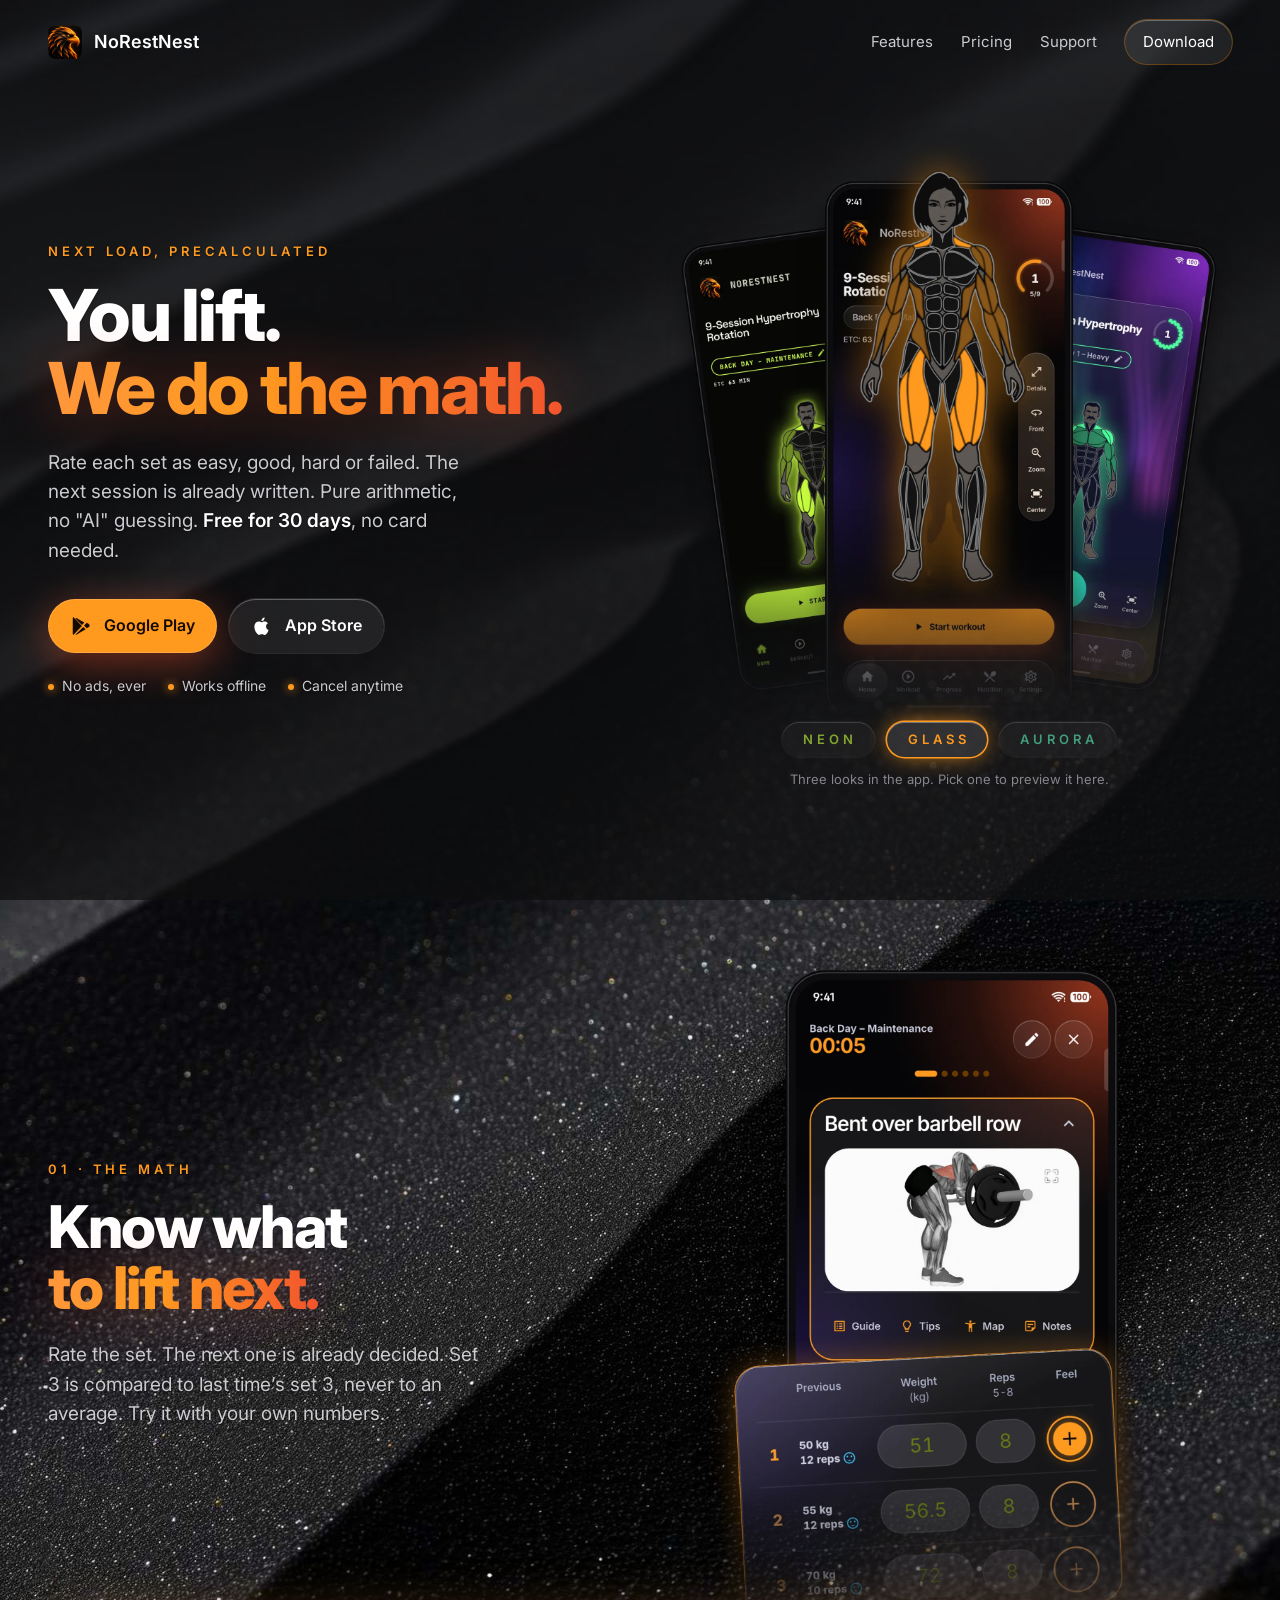
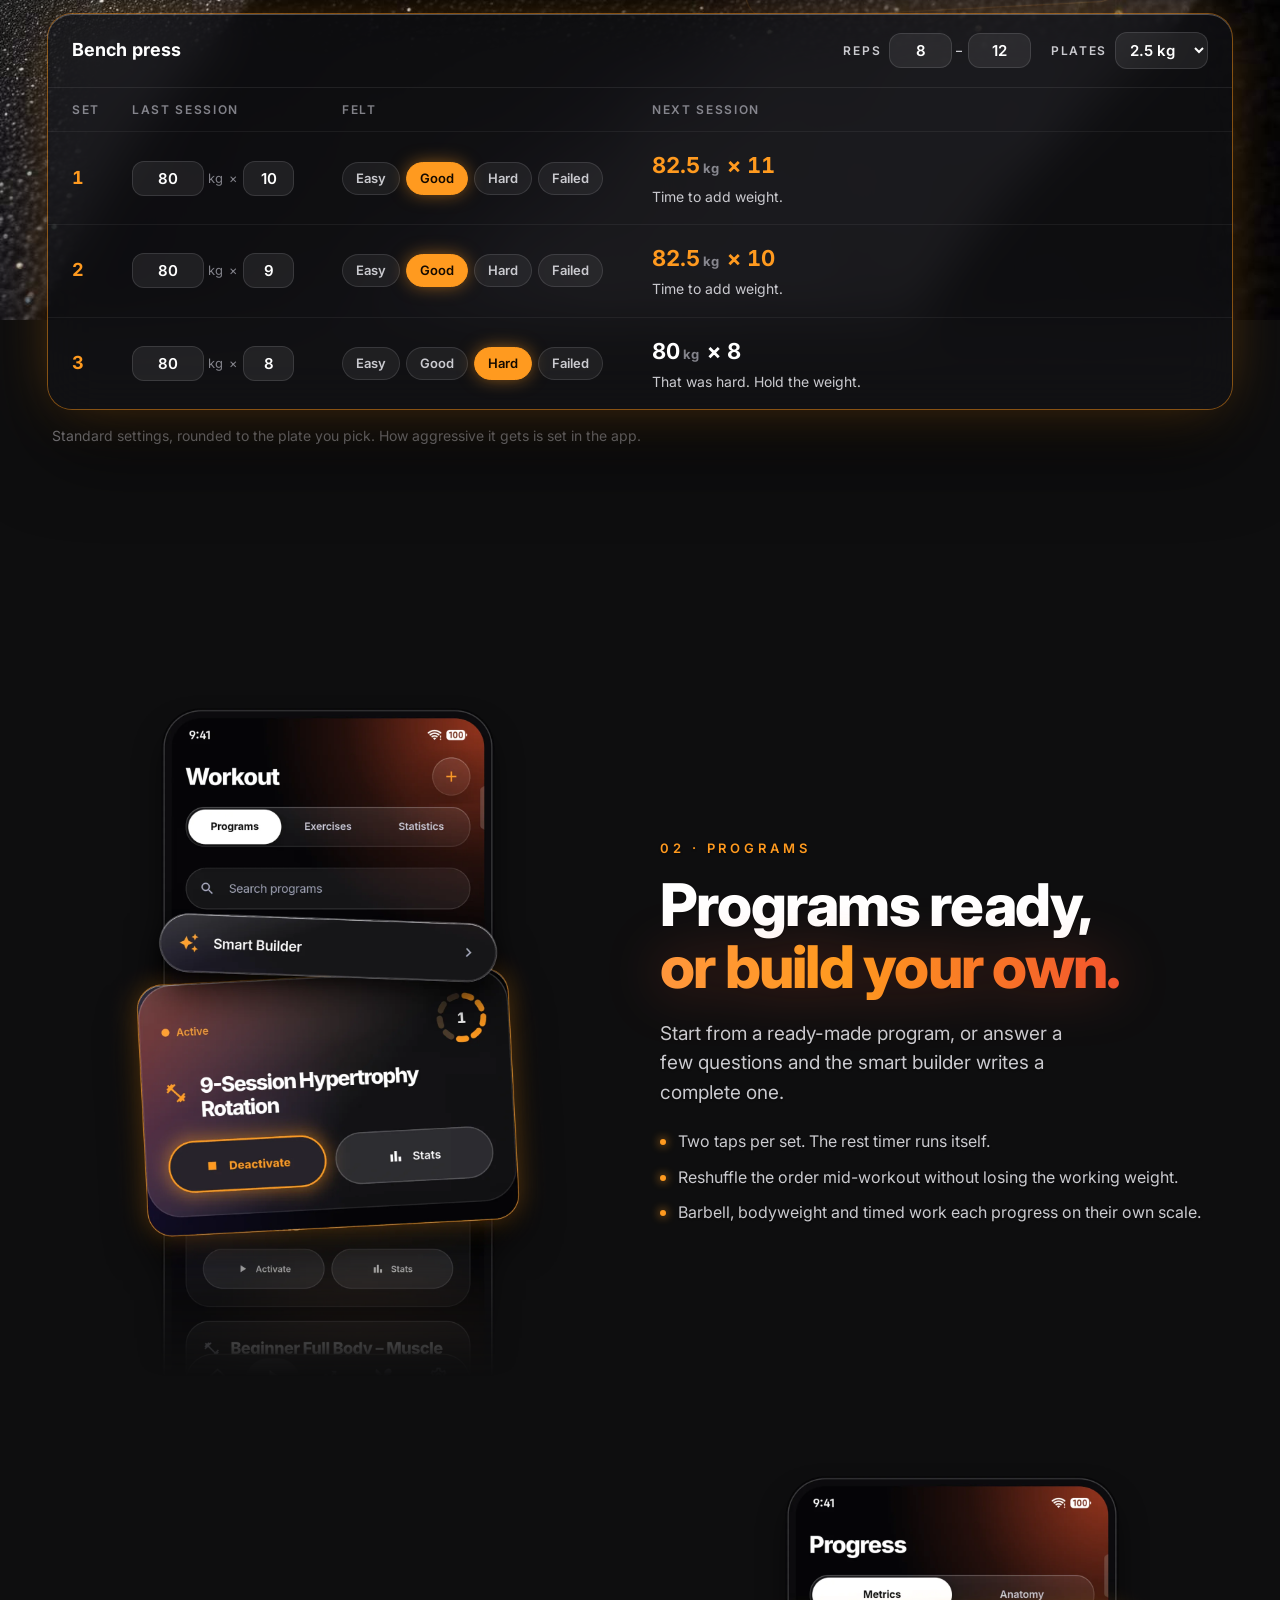
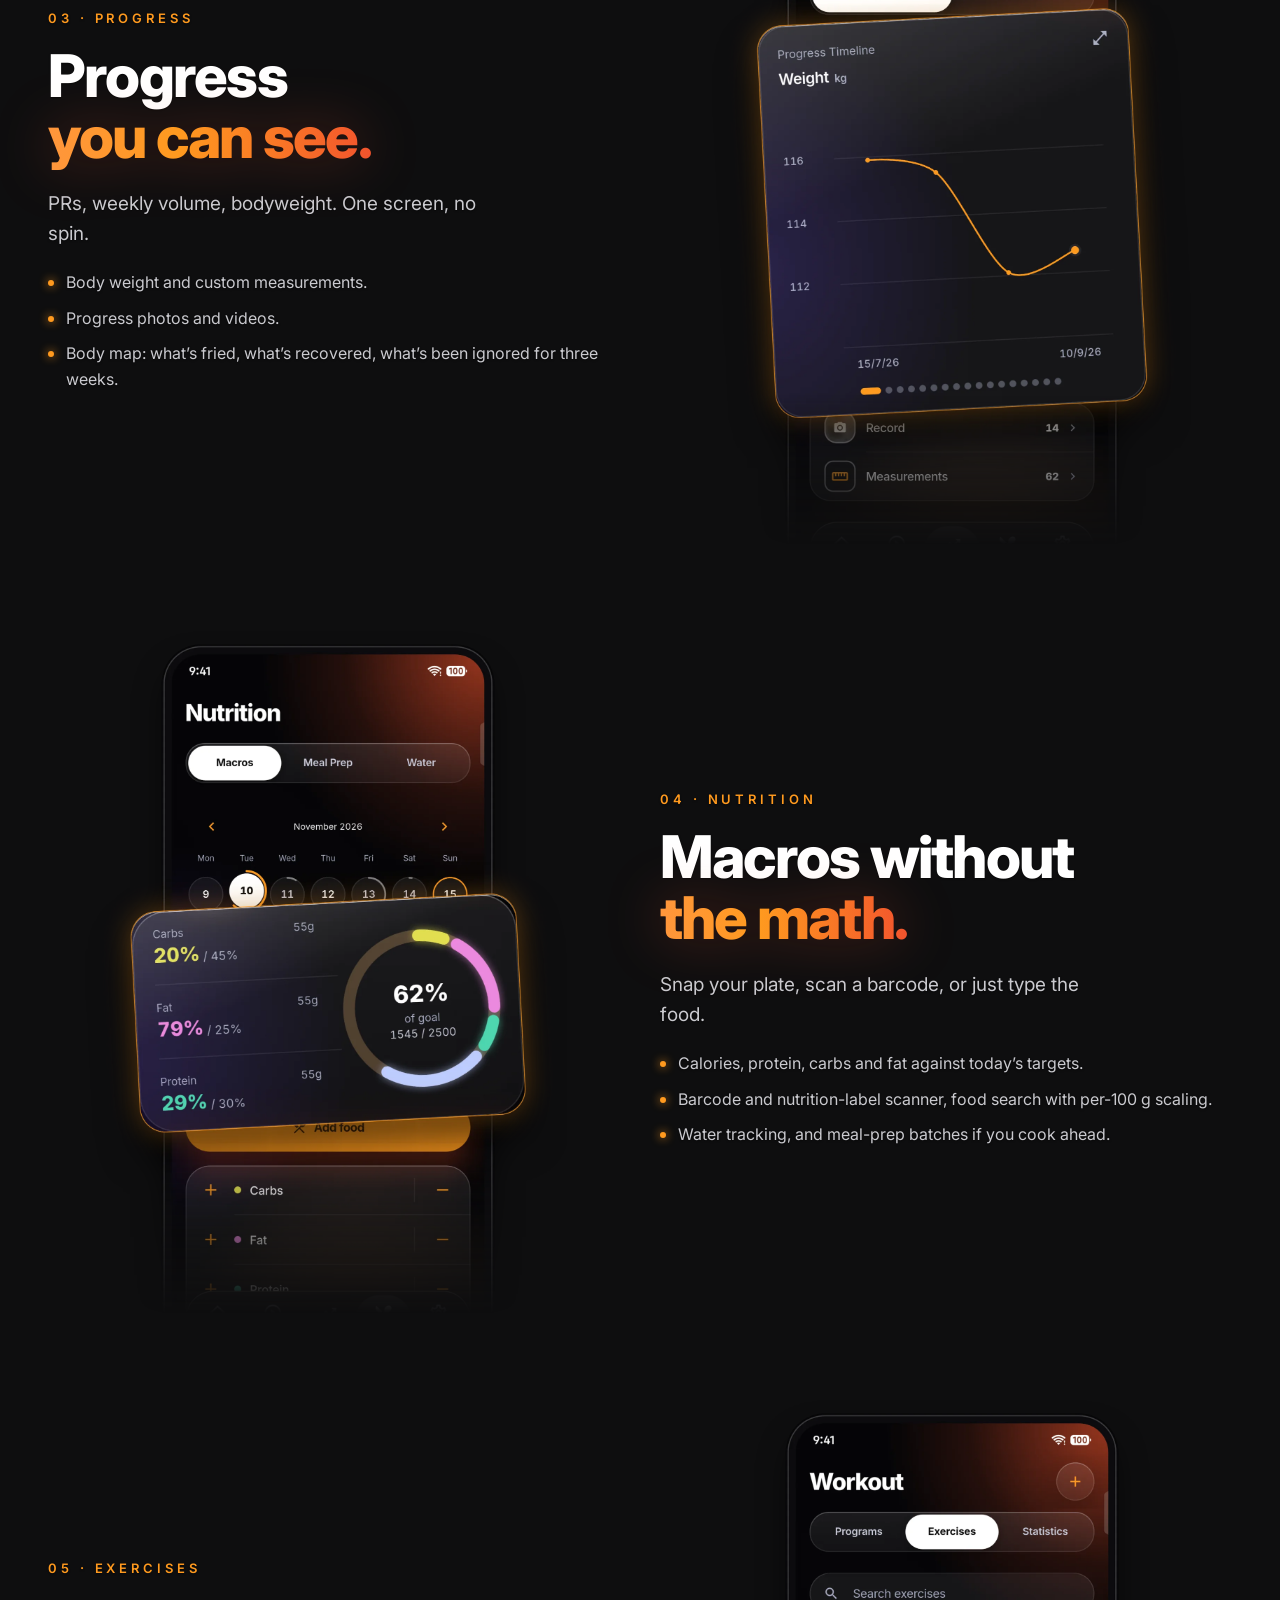
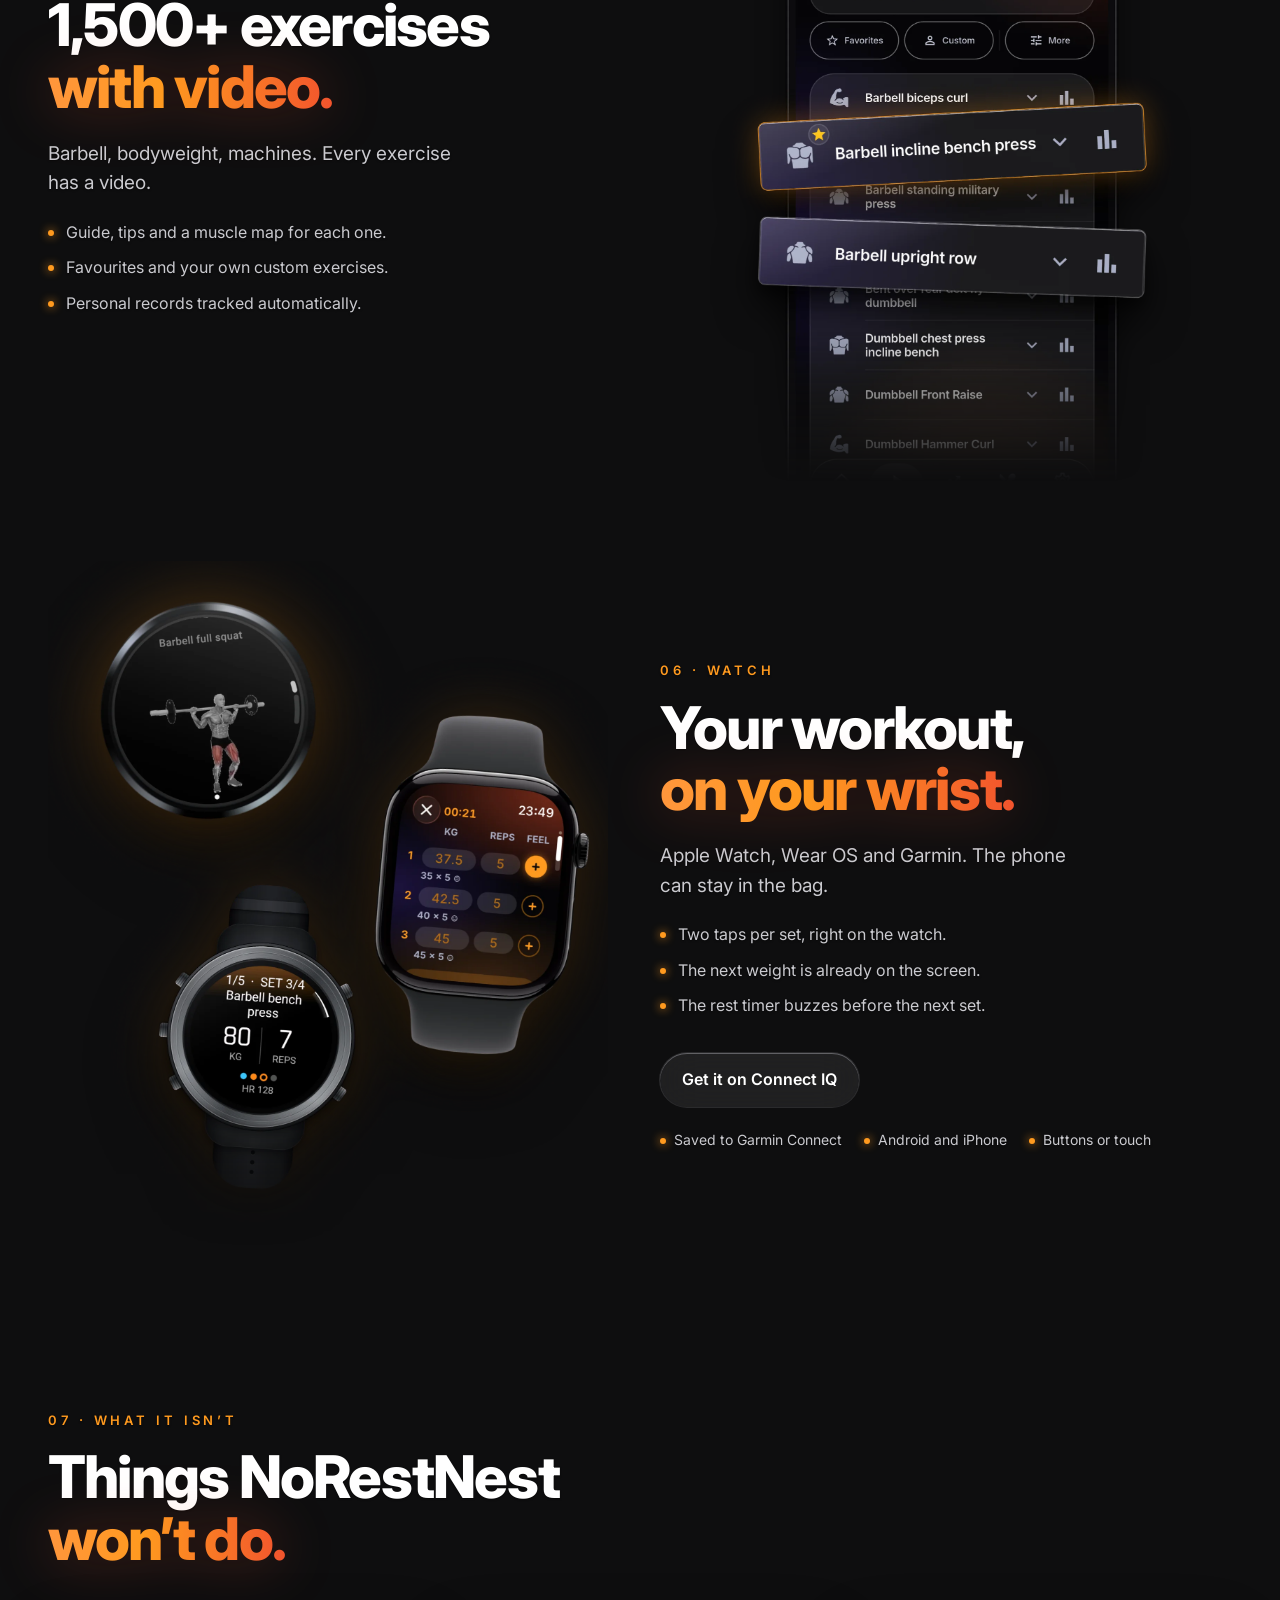
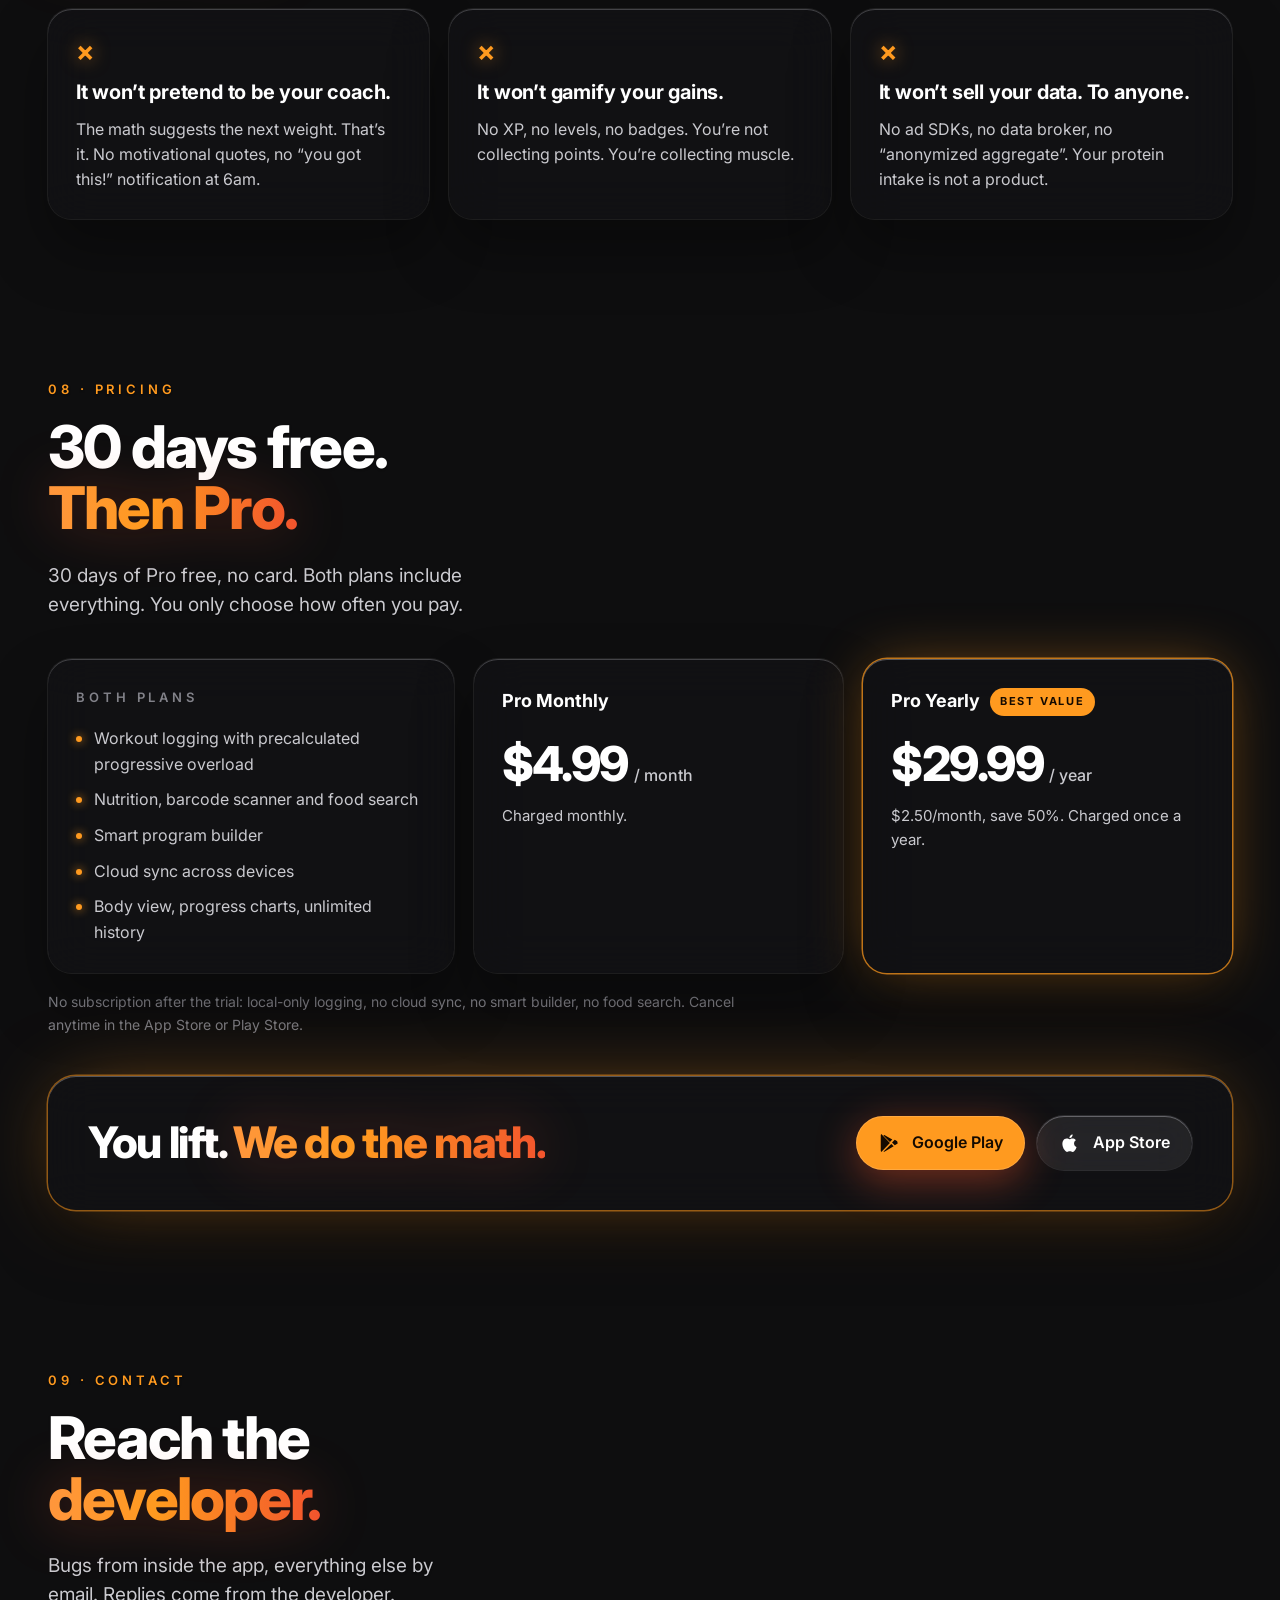
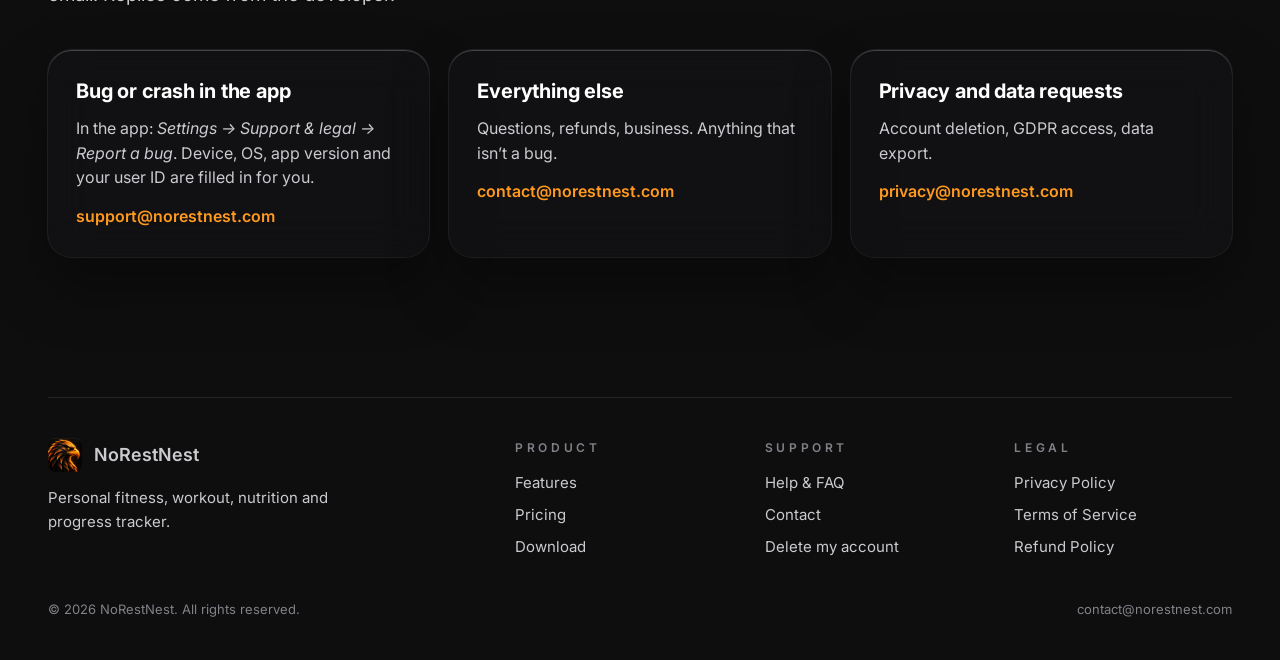
<file: index.html>
<!DOCTYPE html>
<html lang="en" data-look="glass">
<head>
<meta charset="UTF-8" />
<meta name="viewport" content="width=device-width, initial-scale=1" />
<title>NoRestNest | You lift. We do the math.</title>
<meta name="description" content="Workout, nutrition and progress tracker with precalculated progressive overload. Pure math, not AI guessing. Free 30 days." />
<meta name="theme-color" content="#0E0E0F" />

<!-- Open Graph / social -->
<meta property="og:type"        content="website" />
<meta property="og:url"         content="https://norestnest.com/" />
<meta property="og:title"       content="NoRestNest | You lift. We do the math." />
<meta property="og:description" content="Progressive overload precalculated. Pure arithmetic, not AI guessing. Workout + nutrition tracker. Free 30 days." />
<meta property="og:image"       content="https://norestnest.com/assets/img/og-image.png" />
<meta name="twitter:card"       content="summary_large_image" />

<link rel="icon"      type="image/png" href="/assets/img/icon.png?v=2" />
<link rel="apple-touch-icon"          href="/assets/img/icon.png?v=2" />
<link rel="preconnect" href="https://fonts.googleapis.com" />
<link rel="preconnect" href="https://fonts.gstatic.com" crossorigin />
<link rel="stylesheet" href="https://fonts.googleapis.com/css2?family=Inter:wght@400;500;600;700;800&display=swap" />
<script>
  // Apply the saved look before first paint so the page never flashes the default.
  try { var l = localStorage.getItem("nrn-look"); if (/^(neon|glass|aurora)$/.test(l)) document.documentElement.dataset.look = l; } catch (e) {}
</script>
<link rel="stylesheet" href="/assets/css/site.css?v=2" />

<!-- Google tag (gtag.js) -->
<script async src="https://www.googletagmanager.com/gtag/js?id=G-587GVXPDF7"></script>
<script>
  window.dataLayer = window.dataLayer || [];
  function gtag(){dataLayer.push(arguments);}
  gtag('js', new Date());
  gtag('config', 'G-587GVXPDF7');
</script>
</head>
<body>
<div class="bg-img" aria-hidden="true"></div><div class="bg-veil" aria-hidden="true"></div>

<!-- ============= Nav ============= -->
<header class="nav" id="top">
  <a class="brand" href="/"><span class="mark" aria-hidden="true"></span><span>NoRestNest</span></a>
  <nav class="nav-links" aria-label="Primary">
    <a href="#features">Features</a>
    <a href="#pricing">Pricing</a>
    <a href="/support.html">Support</a>
    <a class="pill" href="#download">Download</a>
  </nav>
</header>

<!-- ============= Hero ============= -->
<section class="hero">
  <div class="hero-in">
    <div class="copy">
      <div class="eyebrow">Next load, precalculated</div>
      <h1>You lift.<br/><span class="grad">We do the math.</span></h1>
      <p class="lead">Rate each set as easy, good, hard or failed. The next session is already written. Pure arithmetic, no "AI" guessing. <strong>Free for 30 days</strong>, no card needed.</p>
      <div class="get" id="download">
        <a class="btn btn-primary" href="https://play.google.com/store/apps/details?id=com.norestnest.app" target="_blank" rel="noopener"><svg viewBox="0 0 24 24" fill="currentColor" aria-hidden="true"><path d="M3.6 2.3c-.4.4-.6.9-.6 1.6v16.2c0 .7.2 1.2.6 1.6l9.4-9.6L3.6 2.3zM14.5 13l2.6 2.6-9.7 5.6c-.5.3-1 .3-1.4 0L14.5 13zM21 11.1c.7.4.7 1.4 0 1.8l-2.7 1.6-3-3 3-3 2.7 1.6zM5.9 2.7l9.7 5.6L13 11l-7.1-7.3c.4-.3 1-.4 1-.4z"/></svg>Google Play</a>
        <a class="btn btn-glass" href="https://apps.apple.com/app/id6777070455" target="_blank" rel="noopener"><svg viewBox="0 0 24 24" fill="currentColor" aria-hidden="true"><path d="M16.4 12.6c0-2.4 2-3.6 2-3.6-1.1-1.6-2.8-1.8-3.4-1.8-1.4-.1-2.8.8-3.5.8-.7 0-1.9-.8-3.1-.8-1.6 0-3.1.9-3.9 2.4-1.7 2.9-.4 7.2 1.2 9.6.8 1.2 1.7 2.5 3 2.5 1.2 0 1.6-.8 3.1-.8s1.8.8 3.1.8 2.1-1.2 2.9-2.4c.9-1.4 1.3-2.7 1.3-2.8-.1-.1-2.7-1-2.7-3.9zM14 5.4c.6-.7 1-1.7.9-2.7-.9 0-2 .6-2.6 1.3-.5.6-1 1.6-.9 2.6 1 .1 2-.5 2.6-1.2z"/></svg>App Store</a>
      </div>
      <div class="facts"><span>No ads, ever</span><span>Works offline</span><span>Cancel anytime</span></div>
    </div>
    <div class="scene">
      <div class="stack">
        <img data-look="neon" src="/assets/img/scenes/hero_neon.webp?v=2" width="1600" height="1800" alt="Home screen, Neon look" decoding="async" />
        <img data-look="glass" src="/assets/img/scenes/hero_glass.webp?v=2" width="1600" height="1800" alt="Home screen, Glass look" decoding="async" />
        <img data-look="aurora" src="/assets/img/scenes/hero_aurora.webp?v=2" width="1600" height="1800" alt="Home screen, Aurora look" decoding="async" />
      </div>
      <div class="looks" role="group" aria-label="App look">
        <button type="button" data-look="neon"   style="--c:#C8FF3D">NEON</button>
        <button type="button" data-look="glass"  style="--c:#FF9A1F">GLASS</button>
        <button type="button" data-look="aurora" style="--c:#5CF2B8">AURORA</button>
      </div>
      <p class="looks-note">Three looks in the app. Pick one to preview it here.</p>
    </div>
  </div>
</section>

<!-- ============= 01 The math ============= -->
<section class="sec" id="math">
  <div class="row">
    <div class="copy">
      <div class="eyebrow">01 &middot; The math</div>
      <h2>Know what<br/><span class="grad">to lift next.</span></h2>
      <p class="lead">Rate the set. The next one is already decided. Set 3 is compared to last time&rsquo;s set 3, never to an average. Try it with your own numbers.</p>
    </div>
    <div class="stack">
        <img data-look="neon" src="/assets/img/scenes/load_neon.webp" width="1600" height="1967" alt="Active workout, set table with the next load, Neon look" loading="lazy" decoding="async" />
        <img data-look="glass" src="/assets/img/scenes/load_glass.webp" width="1600" height="1967" alt="Active workout, set table with the next load, Glass look" loading="lazy" decoding="async" />
        <img data-look="aurora" src="/assets/img/scenes/load_aurora.webp" width="1600" height="1967" alt="Active workout, set table with the next load, Aurora look" loading="lazy" decoding="async" />
      </div>
  </div>

  <div class="engine" id="engine">
        <div class="engine-head">
          <span class="ex">Bench press</span>
          <span class="engine-ctl">
            <label>Reps
              <span class="range"><input type="number" id="eng-min" value="8" min="1" max="50" inputmode="numeric" aria-label="Rep range minimum">&ndash;<input type="number" id="eng-max" value="12" min="1" max="50" inputmode="numeric" aria-label="Rep range maximum"></span>
            </label>
            <label>Plates
              <select id="eng-inc" aria-label="Smallest plate increment">
                <option value="1.25">1.25 kg</option>
                <option value="2.5" selected>2.5 kg</option>
                <option value="5">5 kg</option>
              </select>
            </label>
          </span>
        </div>
        <div class="engine-cols mono" aria-hidden="true">
          <span>Set</span><span>Last session</span><span>Felt</span><span>Next session</span>
        </div>

        <div class="set" data-felt="good">
          <span class="n mono">1</span>
          <span class="last">
            <label><input type="number" class="kg" value="80" min="0" max="999" step="0.5" inputmode="decimal" aria-label="Set 1 weight, kg"><small>kg</small></label>
            <span class="x">&times;</span>
            <label><input type="number" class="reps" value="10" min="1" max="50" step="1" inputmode="numeric" aria-label="Set 1 reps"></label>
          </span>
          <span class="feel" role="group" aria-label="How set 1 felt">
            <button type="button" data-feel="easy" aria-pressed="false">Easy</button>
            <button type="button" data-feel="good" aria-pressed="false">Good</button>
            <button type="button" data-feel="hard" aria-pressed="false">Hard</button>
            <button type="button" data-feel="failed" aria-pressed="false">Failed</button>
          </span>
          <span class="out"><span class="next"></span><span class="why"></span></span>
        </div>

        <div class="set" data-felt="good">
          <span class="n mono">2</span>
          <span class="last">
            <label><input type="number" class="kg" value="80" min="0" max="999" step="0.5" inputmode="decimal" aria-label="Set 2 weight, kg"><small>kg</small></label>
            <span class="x">&times;</span>
            <label><input type="number" class="reps" value="9" min="1" max="50" step="1" inputmode="numeric" aria-label="Set 2 reps"></label>
          </span>
          <span class="feel" role="group" aria-label="How set 2 felt">
            <button type="button" data-feel="easy" aria-pressed="false">Easy</button>
            <button type="button" data-feel="good" aria-pressed="false">Good</button>
            <button type="button" data-feel="hard" aria-pressed="false">Hard</button>
            <button type="button" data-feel="failed" aria-pressed="false">Failed</button>
          </span>
          <span class="out"><span class="next"></span><span class="why"></span></span>
        </div>

        <div class="set" data-felt="hard">
          <span class="n mono">3</span>
          <span class="last">
            <label><input type="number" class="kg" value="80" min="0" max="999" step="0.5" inputmode="decimal" aria-label="Set 3 weight, kg"><small>kg</small></label>
            <span class="x">&times;</span>
            <label><input type="number" class="reps" value="8" min="1" max="50" step="1" inputmode="numeric" aria-label="Set 3 reps"></label>
          </span>
          <span class="feel" role="group" aria-label="How set 3 felt">
            <button type="button" data-feel="easy" aria-pressed="false">Easy</button>
            <button type="button" data-feel="good" aria-pressed="false">Good</button>
            <button type="button" data-feel="hard" aria-pressed="false">Hard</button>
            <button type="button" data-feel="failed" aria-pressed="false">Failed</button>
          </span>
          <span class="out"><span class="next"></span><span class="why"></span></span>
        </div>

      </div>
  <p class="engine-note">Standard settings, rounded to the plate you pick. How aggressive it gets is set in the app.</p>
</section>

<!-- ============= 02-06 Features ============= -->
<section class="sec" id="features">
  <div class="row flip feature" id="programs">
    <div class="copy">
      <div class="eyebrow">02 &middot; Programs</div>
      <h2>Programs ready,<br/><span class="grad">or build your own.</span></h2>
      <p class="lead">Start from a ready-made program, or answer a few questions and the smart builder writes a complete one.</p>
      <ul class="dots">
        <li>Two taps per set. The rest timer runs itself.</li>
        <li>Reshuffle the order mid-workout without losing the working weight.</li>
        <li>Barbell, bodyweight and timed work each progress on their own scale.</li>
      </ul>
    </div>
    <div class="stack">
        <img data-look="neon" src="/assets/img/scenes/programs_neon.webp" width="1600" height="1967" alt="Workout programs with the smart builder and the active program, Neon look" loading="lazy" decoding="async" />
        <img data-look="glass" src="/assets/img/scenes/programs_glass.webp" width="1600" height="1967" alt="Workout programs with the smart builder and the active program, Glass look" loading="lazy" decoding="async" />
        <img data-look="aurora" src="/assets/img/scenes/programs_aurora.webp" width="1600" height="1967" alt="Workout programs with the smart builder and the active program, Aurora look" loading="lazy" decoding="async" />
      </div>
  </div>

  <div class="row feature" id="progress">
    <div class="copy">
      <div class="eyebrow">03 &middot; Progress</div>
      <h2>Progress<br/><span class="grad">you can see.</span></h2>
      <p class="lead">PRs, weekly volume, bodyweight. One screen, no spin.</p>
      <ul class="dots">
        <li>Body weight and custom measurements.</li>
        <li>Progress photos and videos.</li>
        <li>Body map: what&rsquo;s fried, what&rsquo;s recovered, what&rsquo;s been ignored for three weeks.</li>
      </ul>
    </div>
    <div class="stack">
        <img data-look="neon" src="/assets/img/scenes/progress_neon.webp" width="1600" height="1967" alt="Progress screen with the bodyweight chart, Neon look" loading="lazy" decoding="async" />
        <img data-look="glass" src="/assets/img/scenes/progress_glass.webp" width="1600" height="1967" alt="Progress screen with the bodyweight chart, Glass look" loading="lazy" decoding="async" />
        <img data-look="aurora" src="/assets/img/scenes/progress_aurora.webp" width="1600" height="1967" alt="Progress screen with the bodyweight chart, Aurora look" loading="lazy" decoding="async" />
      </div>
  </div>

  <div class="row flip feature" id="nutrition">
    <div class="copy">
      <div class="eyebrow">04 &middot; Nutrition</div>
      <h2>Macros without<br/><span class="grad">the math.</span></h2>
      <p class="lead">Snap your plate, scan a barcode, or just type the food.</p>
      <ul class="dots">
        <li>Calories, protein, carbs and fat against today&rsquo;s targets.</li>
        <li>Barcode and nutrition-label scanner, food search with per-100 g scaling.</li>
        <li>Water tracking, and meal-prep batches if you cook ahead.</li>
      </ul>
    </div>
    <div class="stack">
        <img data-look="neon" src="/assets/img/scenes/nutrition_neon.webp" width="1600" height="1967" alt="Nutrition screen with macros and the calorie ring, Neon look" loading="lazy" decoding="async" />
        <img data-look="glass" src="/assets/img/scenes/nutrition_glass.webp" width="1600" height="1967" alt="Nutrition screen with macros and the calorie ring, Glass look" loading="lazy" decoding="async" />
        <img data-look="aurora" src="/assets/img/scenes/nutrition_aurora.webp" width="1600" height="1967" alt="Nutrition screen with macros and the calorie ring, Aurora look" loading="lazy" decoding="async" />
      </div>
  </div>

  <div class="row feature" id="exercises">
    <div class="copy">
      <div class="eyebrow">05 &middot; Exercises</div>
      <h2>1,500+ exercises<br/><span class="grad">with video.</span></h2>
      <p class="lead">Barbell, bodyweight, machines. Every exercise has a video.</p>
      <ul class="dots">
        <li>Guide, tips and a muscle map for each one.</li>
        <li>Favourites and your own custom exercises.</li>
        <li>Personal records tracked automatically.</li>
      </ul>
    </div>
    <div class="stack">
        <img data-look="neon" src="/assets/img/scenes/exercises_neon.webp" width="1600" height="1967" alt="Exercise library list, Neon look" loading="lazy" decoding="async" />
        <img data-look="glass" src="/assets/img/scenes/exercises_glass.webp" width="1600" height="1967" alt="Exercise library list, Glass look" loading="lazy" decoding="async" />
        <img data-look="aurora" src="/assets/img/scenes/exercises_aurora.webp" width="1600" height="1967" alt="Exercise library list, Aurora look" loading="lazy" decoding="async" />
      </div>
  </div>
  <div class="row flip feature" id="watch">
    <div class="copy">
      <div class="eyebrow">06 &middot; Watch</div>
      <h2>Your workout,<br/><span class="grad">on your wrist.</span></h2>
      <p class="lead">Apple Watch, Wear OS and Garmin. The phone can stay in the bag.</p>
      <ul class="dots">
        <li>Two taps per set, right on the watch.</li>
        <li>The next weight is already on the screen.</li>
        <li>The rest timer buzzes before the next set.</li>
      </ul>
      <div class="get">
        <!-- TODO: public Connect IQ app URL after approval -->
        <a class="btn btn-glass" href="https://apps.garmin.com/" target="_blank" rel="noopener">Get it on Connect IQ</a>
      </div>
      <div class="facts"><span>Saved to Garmin Connect</span><span>Android and iPhone</span><span>Buttons or touch</span></div>
    </div>
    <div class="stack">
        <img data-look="neon" src="/assets/img/scenes/watch_neon.webp?v=3" width="1600" height="1967" alt="NoRestNest on a Wear OS watch, an Apple Watch and a Garmin watch: exercise page and set table, Neon look" loading="lazy" decoding="async" />
        <img data-look="glass" src="/assets/img/scenes/watch_glass.webp?v=3" width="1600" height="1967" alt="NoRestNest on a Wear OS watch, an Apple Watch and a Garmin watch: exercise page and set table, Glass look" loading="lazy" decoding="async" />
        <img data-look="aurora" src="/assets/img/scenes/watch_aurora.webp?v=3" width="1600" height="1967" alt="NoRestNest on a Wear OS watch, an Apple Watch and a Garmin watch: exercise page and set table, Aurora look" loading="lazy" decoding="async" />
      </div>
  </div>
</section>

<!-- ============= 07 What it isn't ============= -->
<section class="sec" id="not">
  <div class="sec-head copy">
    <div class="eyebrow">07 &middot; What it isn&rsquo;t</div>
    <h2>Things NoRestNest<br/><span class="grad">won&rsquo;t do.</span></h2>
  </div>
  <div class="cards">
    <div class="card glass">
      <h3>It won&rsquo;t pretend to be your coach.</h3>
      <p>The math suggests the next weight. That&rsquo;s it. No motivational quotes, no &ldquo;you got this!&rdquo; notification at 6am.</p>
    </div>
    <div class="card glass">
      <h3>It won&rsquo;t gamify your gains.</h3>
      <p>No XP, no levels, no badges. You&rsquo;re not collecting points. You&rsquo;re collecting muscle.</p>
    </div>
    <div class="card glass">
      <h3>It won&rsquo;t sell your data. To anyone.</h3>
      <p>No ad SDKs, no data broker, no &ldquo;anonymized aggregate&rdquo;. Your protein intake is not a product.</p>
    </div>
  </div>
</section>

<!-- ============= 07 Pricing ============= -->
<section class="sec" id="pricing">
  <div class="sec-head copy">
    <div class="eyebrow">08 &middot; Pricing</div>
    <h2>30 days free.<br/><span class="grad">Then Pro.</span></h2>
    <p class="lead">30 days of Pro free, no card. Both plans include everything. You only choose how often you pay.</p>
  </div>
  <div class="plans">
    <div class="includes glass">
      <h3>Both plans</h3>
      <ul class="dots">
        <li>Workout logging with precalculated progressive overload</li>
        <li>Nutrition, barcode scanner and food search</li>
        <li>Smart program builder</li>
        <li>Cloud sync across devices</li>
        <li>Body view, progress charts, unlimited history</li>
      </ul>
    </div>
    <div class="plan glass">
      <span class="plan-name">Pro Monthly</span>
      <span class="price">$4.99<small>/ month</small></span>
      <span class="plan-sub">Charged monthly.</span>
    </div>
    <div class="plan glass is-best">
      <span class="plan-name">Pro Yearly <span class="best">Best value</span></span>
      <span class="price">$29.99<small>/ year</small></span>
      <span class="plan-sub">$2.50/month, save 50%. Charged once a year.</span>
    </div>
  </div>
  <p class="plans-note">No subscription after the trial: local-only logging, no cloud sync, no smart builder, no food search. Cancel anytime in the App Store or Play Store.</p>

  <div class="band glass">
    <h2>You lift. <span class="grad">We do the math.</span></h2>
    <div class="get">
      <a class="btn btn-primary" href="https://play.google.com/store/apps/details?id=com.norestnest.app" target="_blank" rel="noopener"><svg viewBox="0 0 24 24" fill="currentColor" aria-hidden="true"><path d="M3.6 2.3c-.4.4-.6.9-.6 1.6v16.2c0 .7.2 1.2.6 1.6l9.4-9.6L3.6 2.3zM14.5 13l2.6 2.6-9.7 5.6c-.5.3-1 .3-1.4 0L14.5 13zM21 11.1c.7.4.7 1.4 0 1.8l-2.7 1.6-3-3 3-3 2.7 1.6zM5.9 2.7l9.7 5.6L13 11l-7.1-7.3c.4-.3 1-.4 1-.4z"/></svg>Google Play</a>
      <a class="btn btn-glass" href="https://apps.apple.com/app/id6777070455" target="_blank" rel="noopener"><svg viewBox="0 0 24 24" fill="currentColor" aria-hidden="true"><path d="M16.4 12.6c0-2.4 2-3.6 2-3.6-1.1-1.6-2.8-1.8-3.4-1.8-1.4-.1-2.8.8-3.5.8-.7 0-1.9-.8-3.1-.8-1.6 0-3.1.9-3.9 2.4-1.7 2.9-.4 7.2 1.2 9.6.8 1.2 1.7 2.5 3 2.5 1.2 0 1.6-.8 3.1-.8s1.8.8 3.1.8 2.1-1.2 2.9-2.4c.9-1.4 1.3-2.7 1.3-2.8-.1-.1-2.7-1-2.7-3.9zM14 5.4c.6-.7 1-1.7.9-2.7-.9 0-2 .6-2.6 1.3-.5.6-1 1.6-.9 2.6 1 .1 2-.5 2.6-1.2z"/></svg>App Store</a>
    </div>
  </div>
</section>

<!-- ============= 08 Contact ============= -->
<section class="sec" id="contact">
  <div class="sec-head copy">
    <div class="eyebrow">09 &middot; Contact</div>
    <h2>Reach the<br/><span class="grad">developer.</span></h2>
    <p class="lead">Bugs from inside the app, everything else by email. Replies come from the developer.</p>
  </div>
  <div class="reach">
    <div class="card glass">
      <h3>Bug or crash in the app</h3>
      <p>In the app: <em>Settings &rarr; Support &amp; legal &rarr; Report a bug</em>. Device, OS, app version and your user ID are filled in for you.</p>
      <p class="addr"><a href="mailto:support@norestnest.com">support@norestnest.com</a></p>
    </div>
    <div class="card glass">
      <h3>Everything else</h3>
      <p>Questions, refunds, business. Anything that isn&rsquo;t a bug.</p>
      <p class="addr"><a href="mailto:contact@norestnest.com">contact@norestnest.com</a></p>
    </div>
    <div class="card glass">
      <h3>Privacy and data requests</h3>
      <p>Account deletion, GDPR access, data export.</p>
      <p class="addr"><a href="mailto:privacy@norestnest.com">privacy@norestnest.com</a></p>
    </div>
  </div>
</section>

<!-- ============= Footer ============= -->
<footer class="foot">
  <div class="foot-grid">
    <div>
      <a class="brand" href="/"><span class="mark" aria-hidden="true"></span><span>NoRestNest</span></a>
      <p>Personal fitness, workout, nutrition and progress tracker.</p>
    </div>
    <div>
      <h4>Product</h4>
      <ul>
        <li><a href="#features">Features</a></li>
        <li><a href="#pricing">Pricing</a></li>
        <li><a href="#download">Download</a></li>
      </ul>
    </div>
    <div>
      <h4>Support</h4>
      <ul>
        <li><a href="/support.html">Help &amp; FAQ</a></li>
        <li><a href="mailto:contact@norestnest.com">Contact</a></li>
        <li><a href="/support.html#delete">Delete my account</a></li>
      </ul>
    </div>
    <div>
      <h4>Legal</h4>
      <ul>
        <li><a href="/privacy.html">Privacy Policy</a></li>
        <li><a href="/terms.html">Terms of Service</a></li>
        <li><a href="/refund.html">Refund Policy</a></li>
      </ul>
    </div>
  </div>
  <div class="foot-bottom">
    <span>&copy; <span id="y">2026</span> NoRestNest. All rights reserved.</span>
    <span><a href="mailto:contact@norestnest.com">contact@norestnest.com</a></span>
  </div>
</footer>

<script src="/assets/js/site.js?v=1" defer></script>
</body>
</html>
</file>
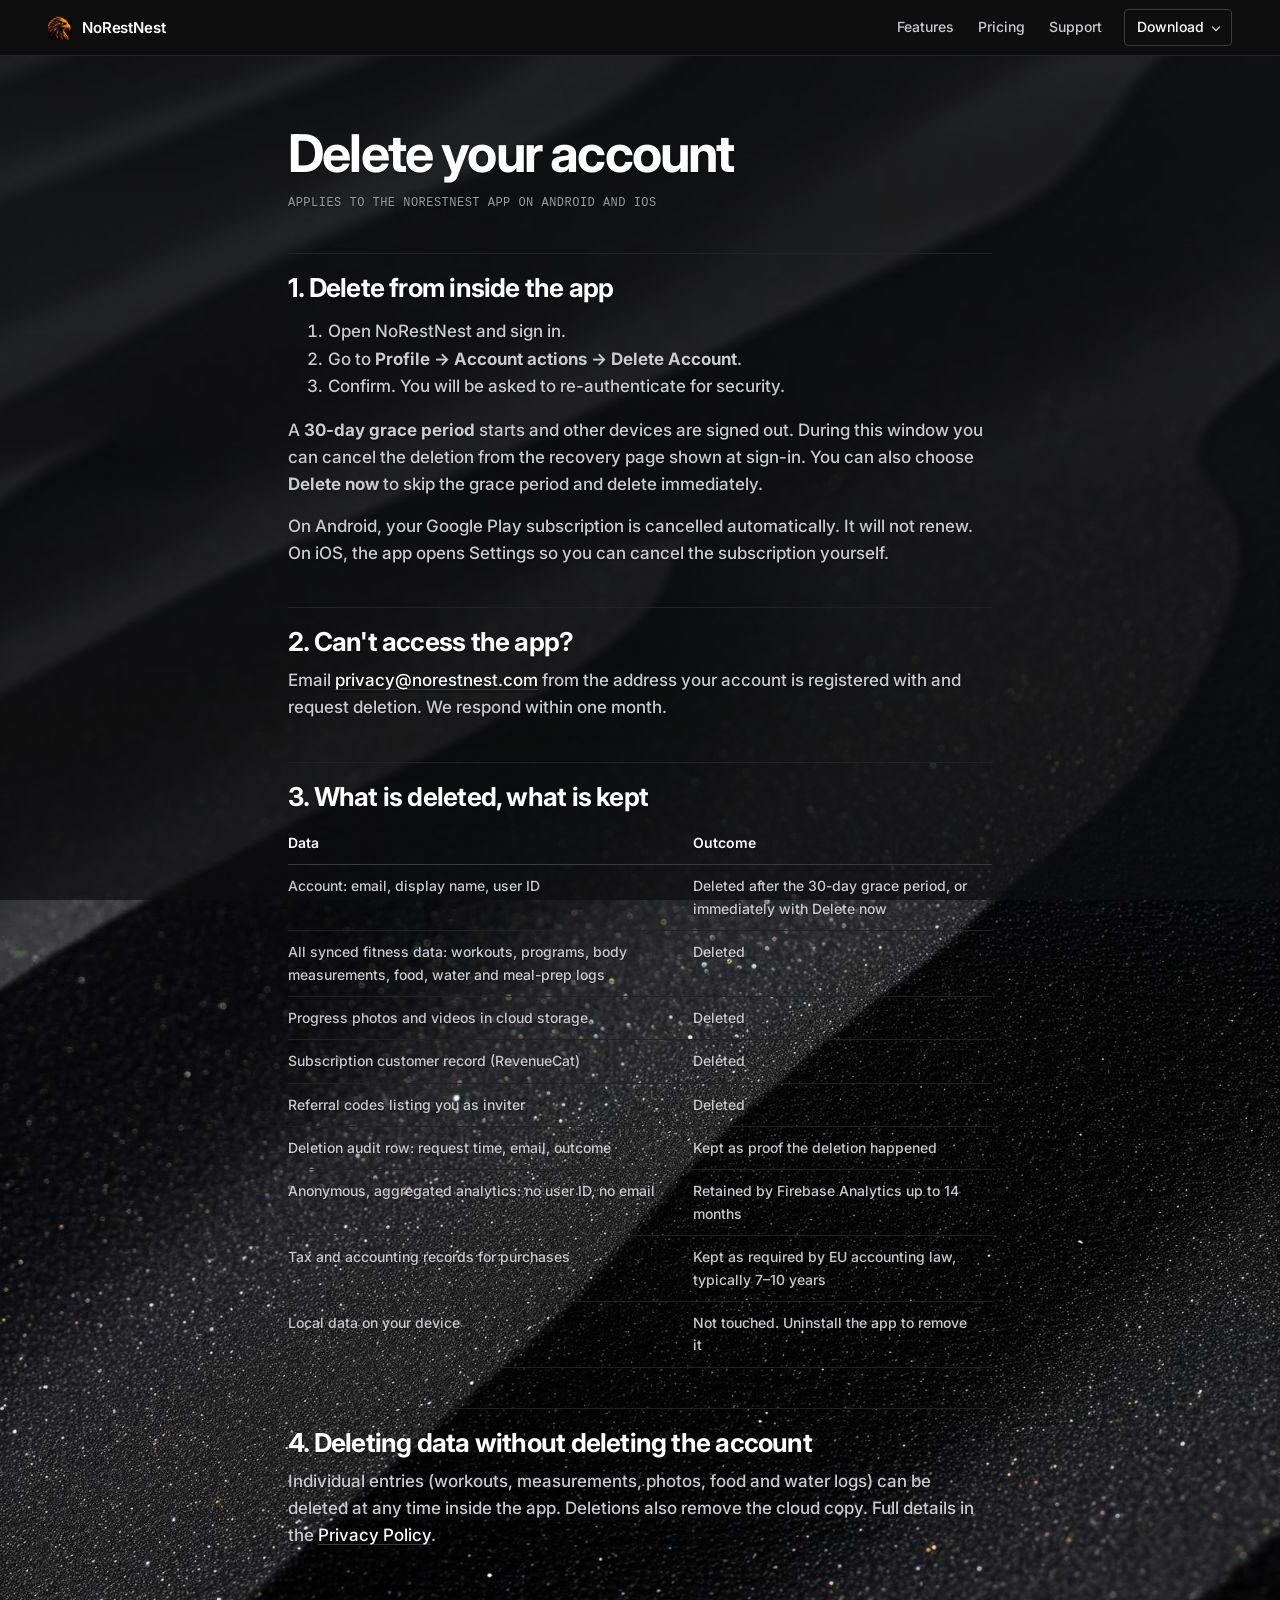
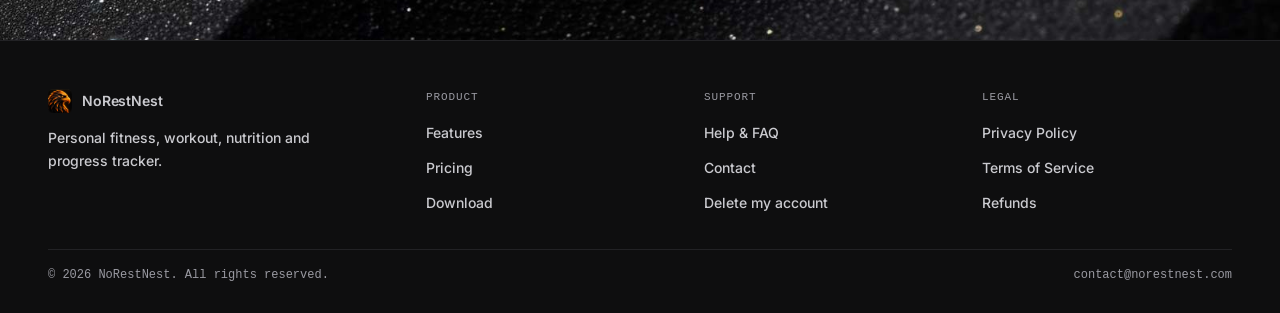
<file: delete-account.html>
<!DOCTYPE html>
<html lang="en" data-look="glass">
<head>
<meta charset="UTF-8" />
<meta name="viewport" content="width=device-width, initial-scale=1" />
<title>Delete Your Account | NoRestNest</title>
<meta name="description" content="How to delete your NoRestNest account, what is removed, and what is kept." />
<meta name="theme-color" content="#0E0E0F" />
<link rel="icon"      type="image/png" href="/assets/img/icon.png?v=2" />
<link rel="apple-touch-icon"          href="/assets/img/icon.png?v=2" />
<link rel="preconnect" href="https://fonts.googleapis.com" />
<link rel="preconnect" href="https://fonts.gstatic.com" crossorigin />
<link rel="stylesheet" href="https://fonts.googleapis.com/css2?family=Inter:wght@400;500;600;700;800&display=swap" />
<script>try{var l=localStorage.getItem("nrn-look");if(/^(neon|glass|aurora)$/.test(l))document.documentElement.dataset.look=l}catch(e){}</script>
<link rel="stylesheet" href="/assets/css/style.css?v=14" />

<!-- Google tag (gtag.js) -->
<script async src="https://www.googletagmanager.com/gtag/js?id=G-587GVXPDF7"></script>
<script>
  window.dataLayer = window.dataLayer || [];
  function gtag(){dataLayer.push(arguments);}
  gtag('js', new Date());
  gtag('config', 'G-587GVXPDF7');
</script>
</head>
<body>
<div class="bg-img" aria-hidden="true"></div><div class="bg-veil" aria-hidden="true"></div>

<header class="site-nav is-solid">
  <div class="container">
    <a class="brand" href="/">
      <span class="mark" aria-hidden="true"></span>
      <span>NoRestNest</span>
    </a>
    <nav class="nav-links" aria-label="Primary">
      <a href="/#features">Features</a>
      <a href="/#pricing">Pricing</a>
      <a href="/support.html">Support</a>
      <div class="nav-dl">
        <button type="button" class="nav-cta" aria-haspopup="true" aria-expanded="false" aria-controls="dl-menu">Download</button>
        <div class="nav-menu" id="dl-menu">
          <a href="https://play.google.com/store/apps/details?id=com.norestnest.app" target="_blank" rel="noopener"><svg viewBox="0 0 24 24" fill="currentColor" aria-hidden="true"><path d="M3.6 2.3c-.4.4-.6.9-.6 1.6v16.2c0 .7.2 1.2.6 1.6l9.4-9.6L3.6 2.3zM14.5 13l2.6 2.6-9.7 5.6c-.5.3-1 .3-1.4 0L14.5 13zM21 11.1c.7.4.7 1.4 0 1.8l-2.7 1.6-3-3 3-3 2.7 1.6zM5.9 2.7l9.7 5.6L13 11l-7.1-7.3c.4-.3 1-.4 1-.4z"/></svg><span><strong>Android</strong><small>Get it on Google Play</small></span></a>
          <a href="https://apps.apple.com/app/id6777070455" target="_blank" rel="noopener"><svg viewBox="0 0 24 24" fill="currentColor" aria-hidden="true"><path d="M16.4 12.6c0-2.4 2-3.6 2-3.6-1.1-1.6-2.8-1.8-3.4-1.8-1.4-.1-2.8.8-3.5.8-.7 0-1.9-.8-3.1-.8-1.6 0-3.1.9-3.9 2.4-1.7 2.9-.4 7.2 1.2 9.6.8 1.2 1.7 2.5 3 2.5 1.2 0 1.6-.8 3.1-.8s1.8.8 3.1.8 2.1-1.2 2.9-2.4c.9-1.4 1.3-2.7 1.3-2.8-.1-.1-2.7-1-2.7-3.9zM14 5.4c.6-.7 1-1.7.9-2.7-.9 0-2 .6-2.6 1.3-.5.6-1 1.6-.9 2.6 1 .1 2-.5 2.6-1.2z"/></svg><span><strong>iOS</strong><small>Get it on the App Store</small></span></a>
        </div>
      </div>
    </nav>
    <button class="nav-toggle" aria-label="Toggle navigation" aria-expanded="false">
      <svg viewBox="0 0 24 24" fill="none" stroke="currentColor" stroke-width="2" stroke-linecap="round"><path d="M4 7h16M4 12h16M4 17h16"/></svg>
    </button>
  </div>
</header>

<main class="legal">
  <div class="container">
    <h1>Delete your account</h1>
    <p class="last-updated">Applies to the NoRestNest app on Android and iOS</p>

    <h2>1. Delete from inside the app</h2>
    <ol>
      <li>Open NoRestNest and sign in.</li>
      <li>Go to <strong>Profile → Account actions → Delete Account</strong>.</li>
      <li>Confirm. You will be asked to re-authenticate for security.</li>
    </ol>
    <p>A <strong>30-day grace period</strong> starts and other devices are signed out. During this window you can cancel the deletion from the recovery page shown at sign-in. You can also choose <strong>Delete now</strong> to skip the grace period and delete immediately.</p>
    <p>On Android, your Google Play subscription is cancelled automatically. It will not renew. On iOS, the app opens Settings so you can cancel the subscription yourself.</p>

    <h2>2. Can't access the app?</h2>
    <p>Email <a href="mailto:privacy@norestnest.com">privacy@norestnest.com</a> from the address your account is registered with and request deletion. We respond within one month.</p>

    <h2>3. What is deleted, what is kept</h2>
    <table>
      <tr><th>Data</th><th>Outcome</th></tr>
      <tr><td>Account: email, display name, user ID</td><td>Deleted after the 30-day grace period, or immediately with Delete now</td></tr>
      <tr><td>All synced fitness data: workouts, programs, body measurements, food, water and meal-prep logs</td><td>Deleted</td></tr>
      <tr><td>Progress photos and videos in cloud storage</td><td>Deleted</td></tr>
      <tr><td>Subscription customer record (RevenueCat)</td><td>Deleted</td></tr>
      <tr><td>Referral codes listing you as inviter</td><td>Deleted</td></tr>
      <tr><td>Deletion audit row: request time, email, outcome</td><td>Kept as proof the deletion happened</td></tr>
      <tr><td>Anonymous, aggregated analytics: no user ID, no email</td><td>Retained by Firebase Analytics up to 14 months</td></tr>
      <tr><td>Tax and accounting records for purchases</td><td>Kept as required by EU accounting law, typically 7–10 years</td></tr>
      <tr><td>Local data on your device</td><td>Not touched. Uninstall the app to remove it</td></tr>
    </table>

    <h2>4. Deleting data without deleting the account</h2>
    <p>Individual entries (workouts, measurements, photos, food and water logs) can be deleted at any time inside the app. Deletions also remove the cloud copy. Full details in the <a href="/privacy.html">Privacy Policy</a>.</p>
  </div>
</main>

<footer class="site-footer">
  <div class="container">
    <div class="footer-grid">
      <div class="footer-brand">
        <a class="brand" href="/" style="margin-bottom:14px;">
          <span class="mark" aria-hidden="true"></span>
          <span>NoRestNest</span>
        </a>
        <p>Personal fitness, workout, nutrition and progress tracker.</p>
      </div>
      <div>
        <h4>Product</h4>
        <ul>
          <li><a href="/#features">Features</a></li>
          <li><a href="/#pricing">Pricing</a></li>
          <li><a href="/#download">Download</a></li>
        </ul>
      </div>
      <div>
        <h4>Support</h4>
        <ul>
          <li><a href="/support.html">Help &amp; FAQ</a></li>
          <li><a href="mailto:contact@norestnest.com">Contact</a></li>
          <li><a href="/delete-account.html">Delete my account</a></li>
        </ul>
      </div>
      <div>
        <h4>Legal</h4>
        <ul>
          <li><a href="/privacy.html">Privacy Policy</a></li>
          <li><a href="/terms.html">Terms of Service</a></li>
          <li><a href="/refund.html">Refunds</a></li>
        </ul>
      </div>
    </div>
    <div class="footer-bottom">
      <span>&copy; <span id="y">2026</span> NoRestNest. All rights reserved.</span>
      <span><a href="mailto:contact@norestnest.com">contact@norestnest.com</a></span>
    </div>
  </div>
</footer>

<script src="/assets/js/main.js?v=12" defer></script>
</body>
</html>
</file>
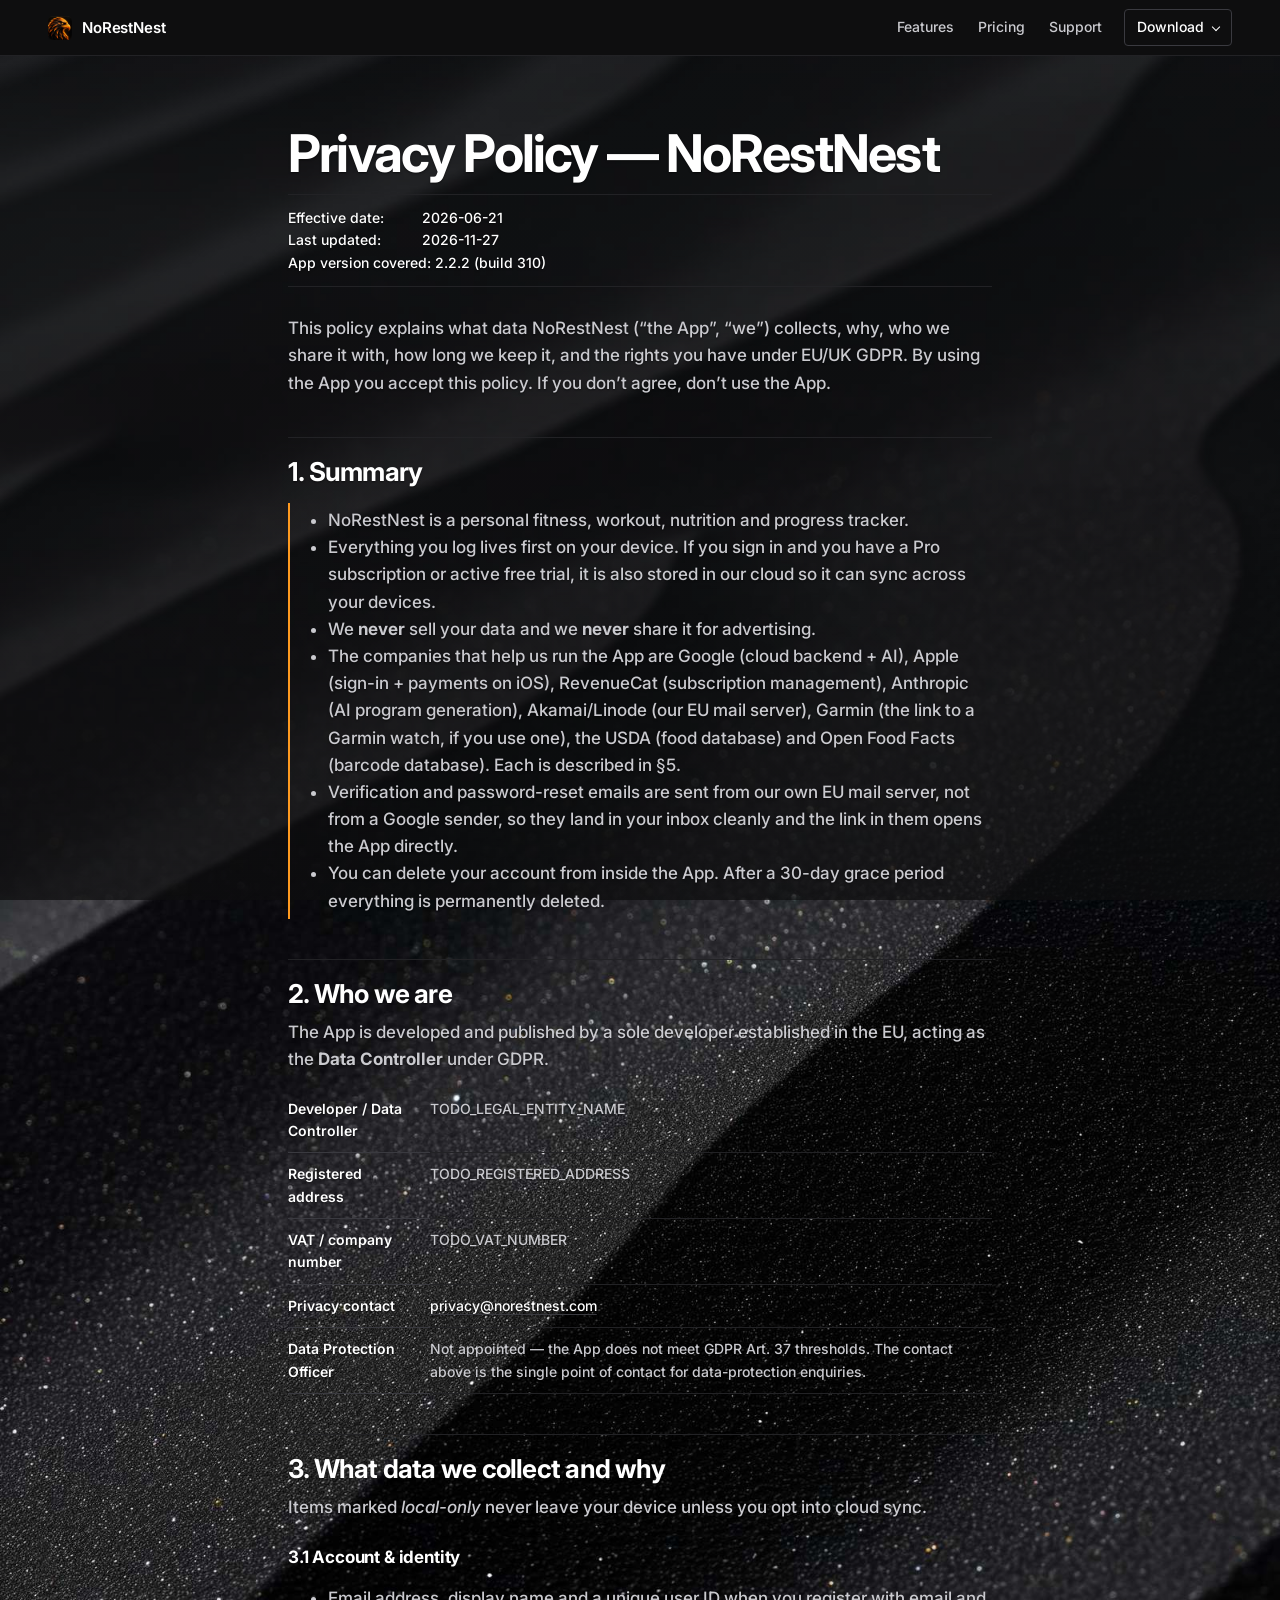
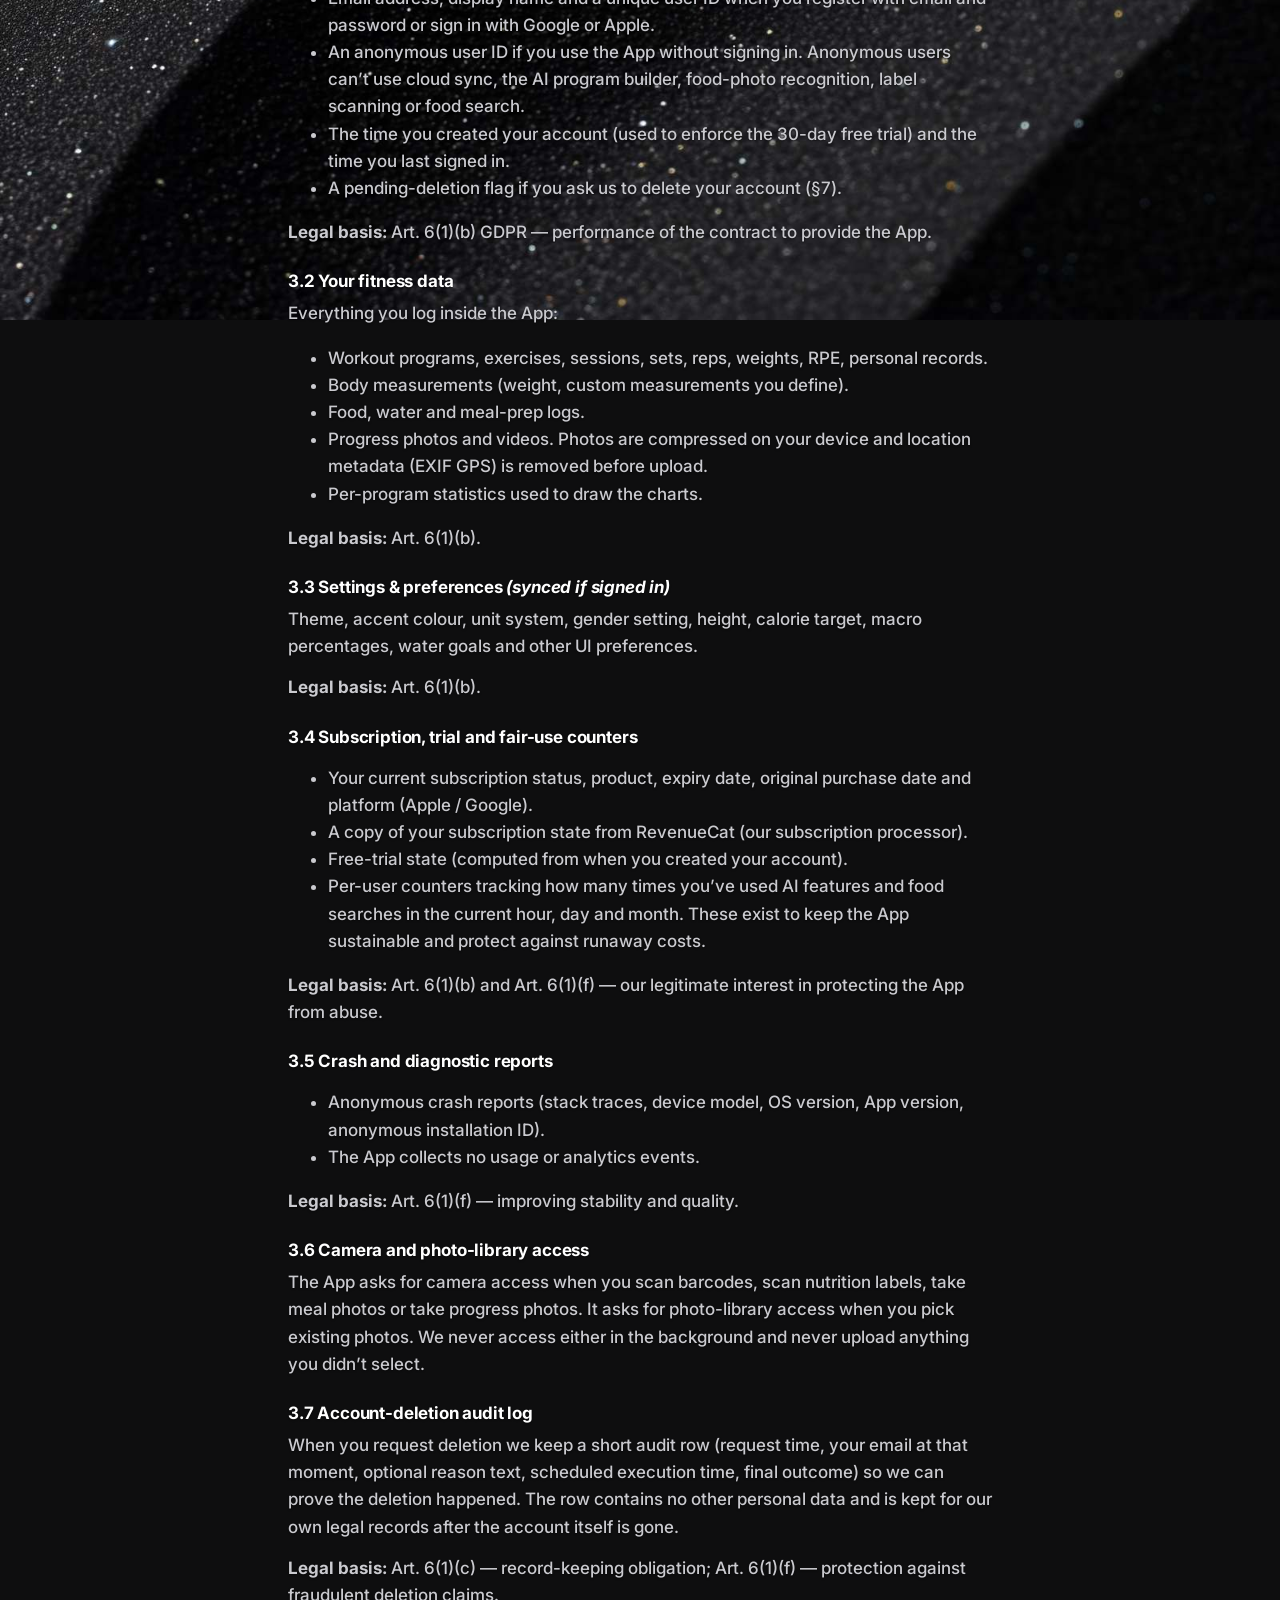
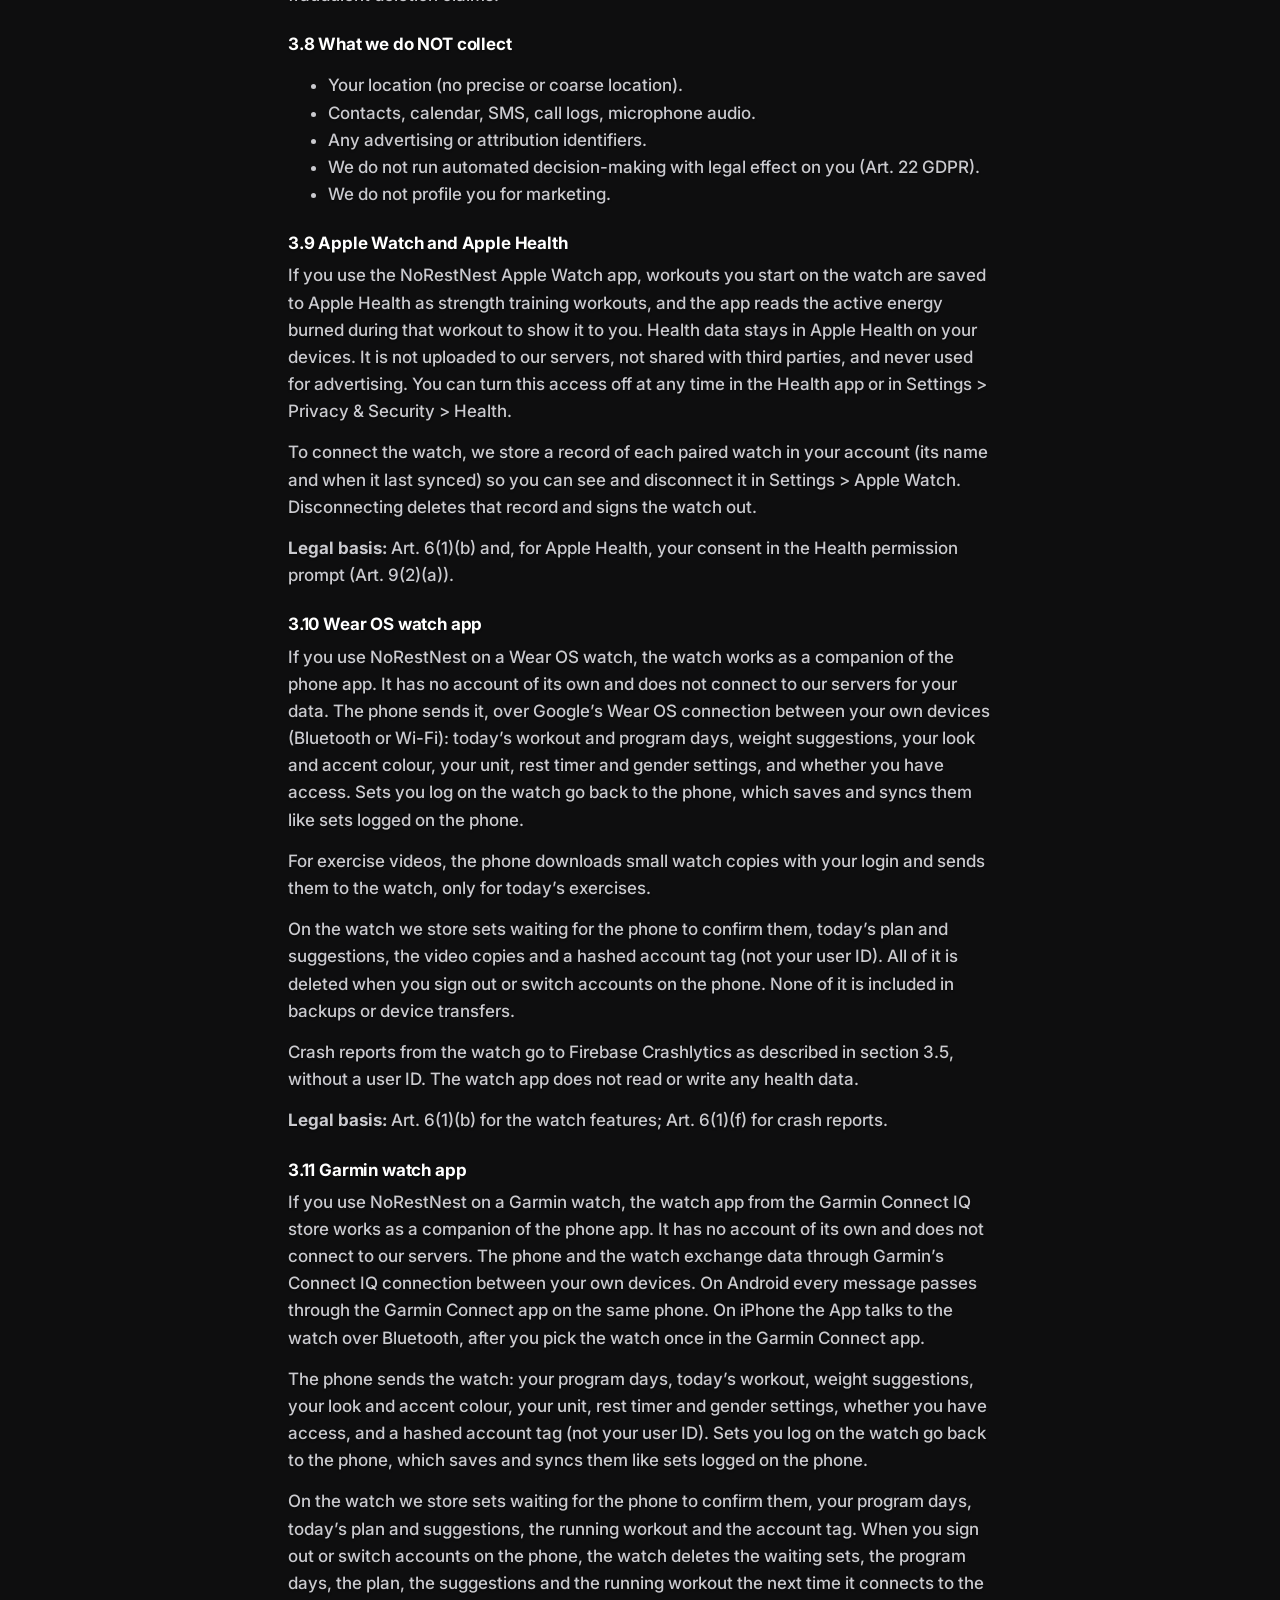
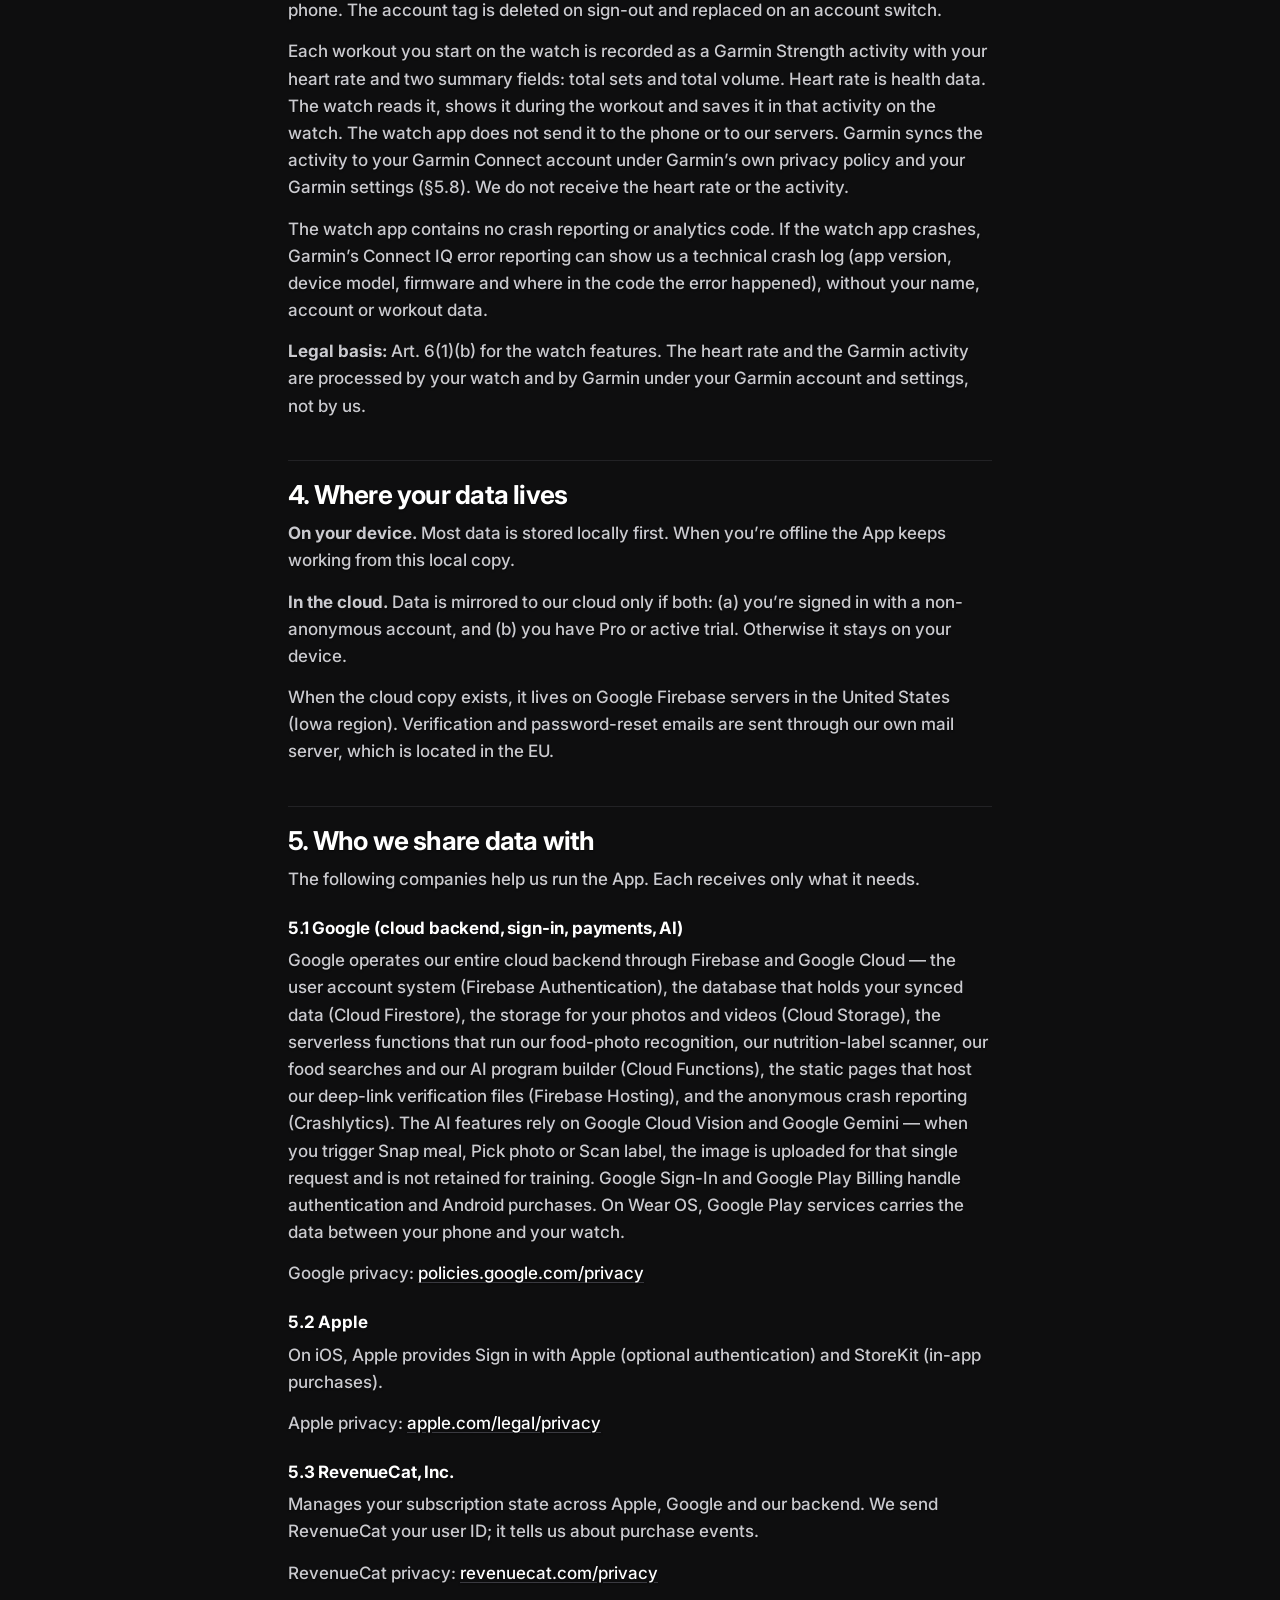
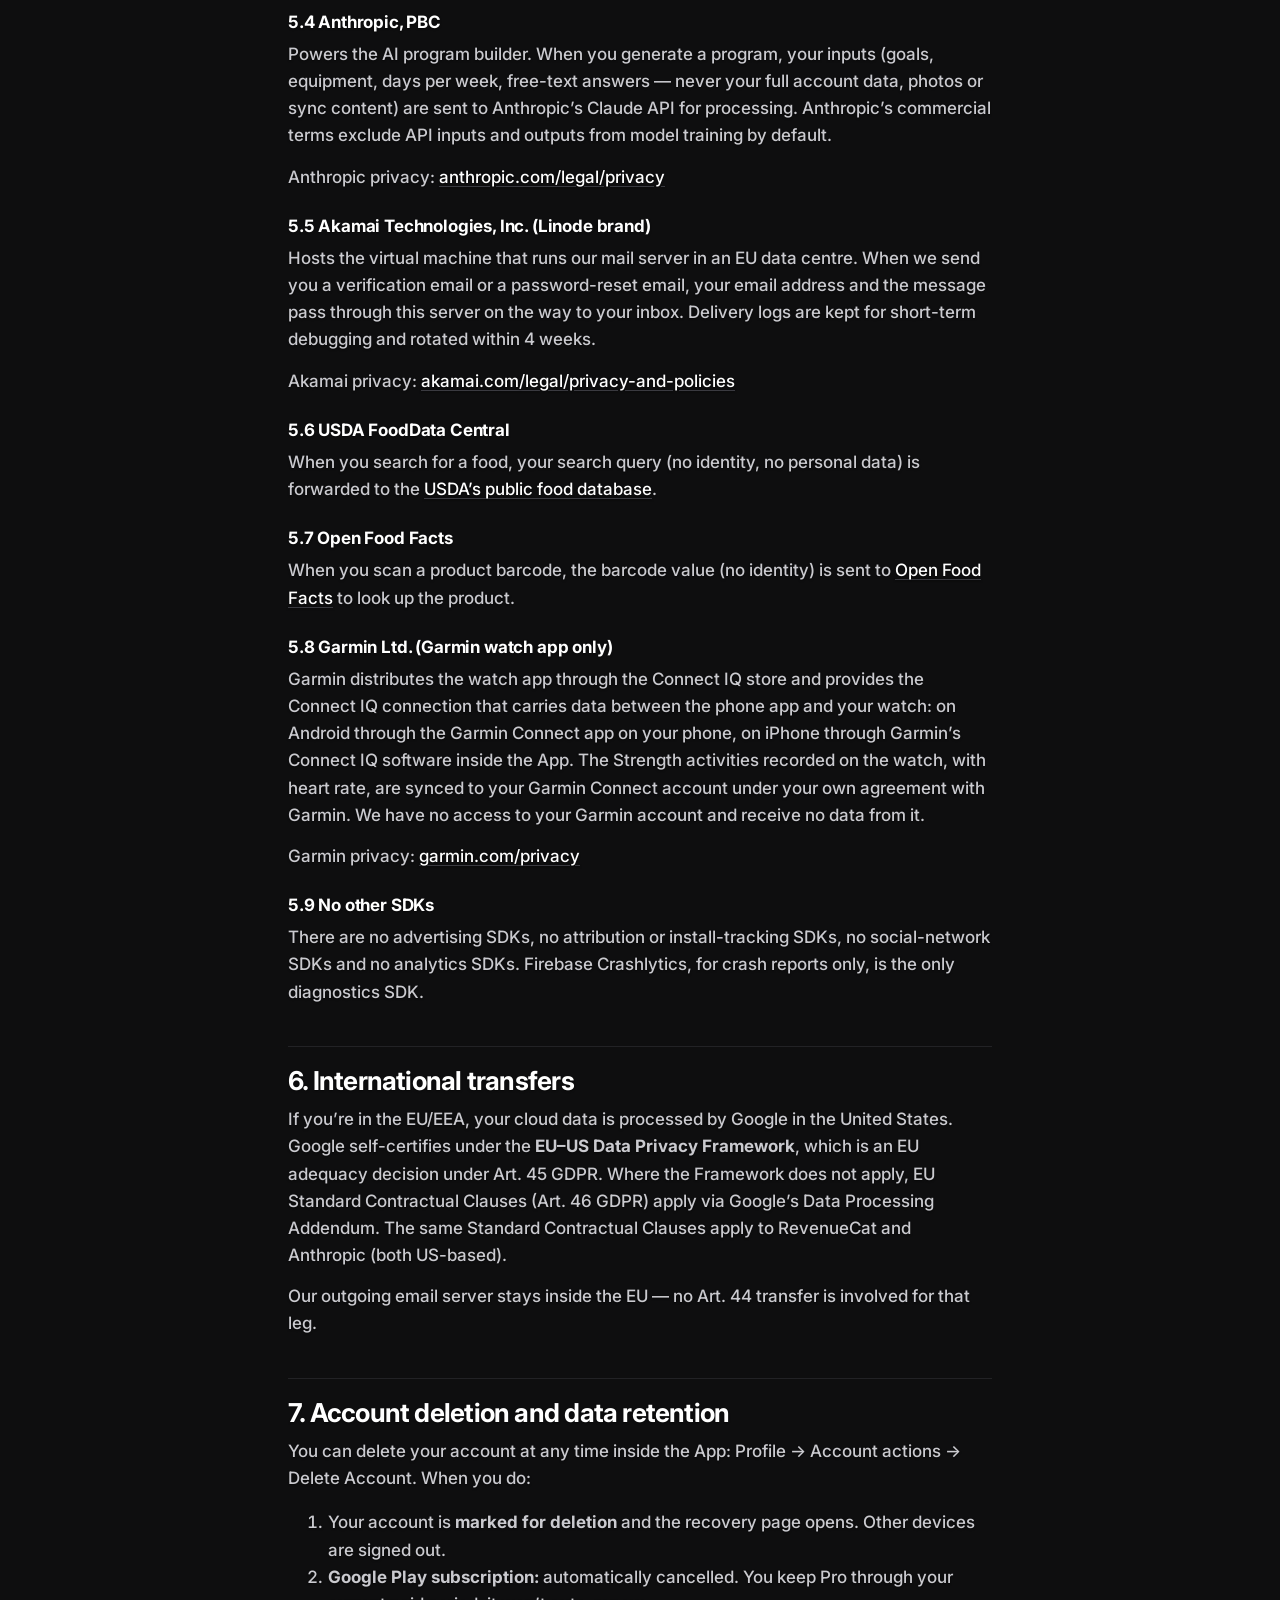
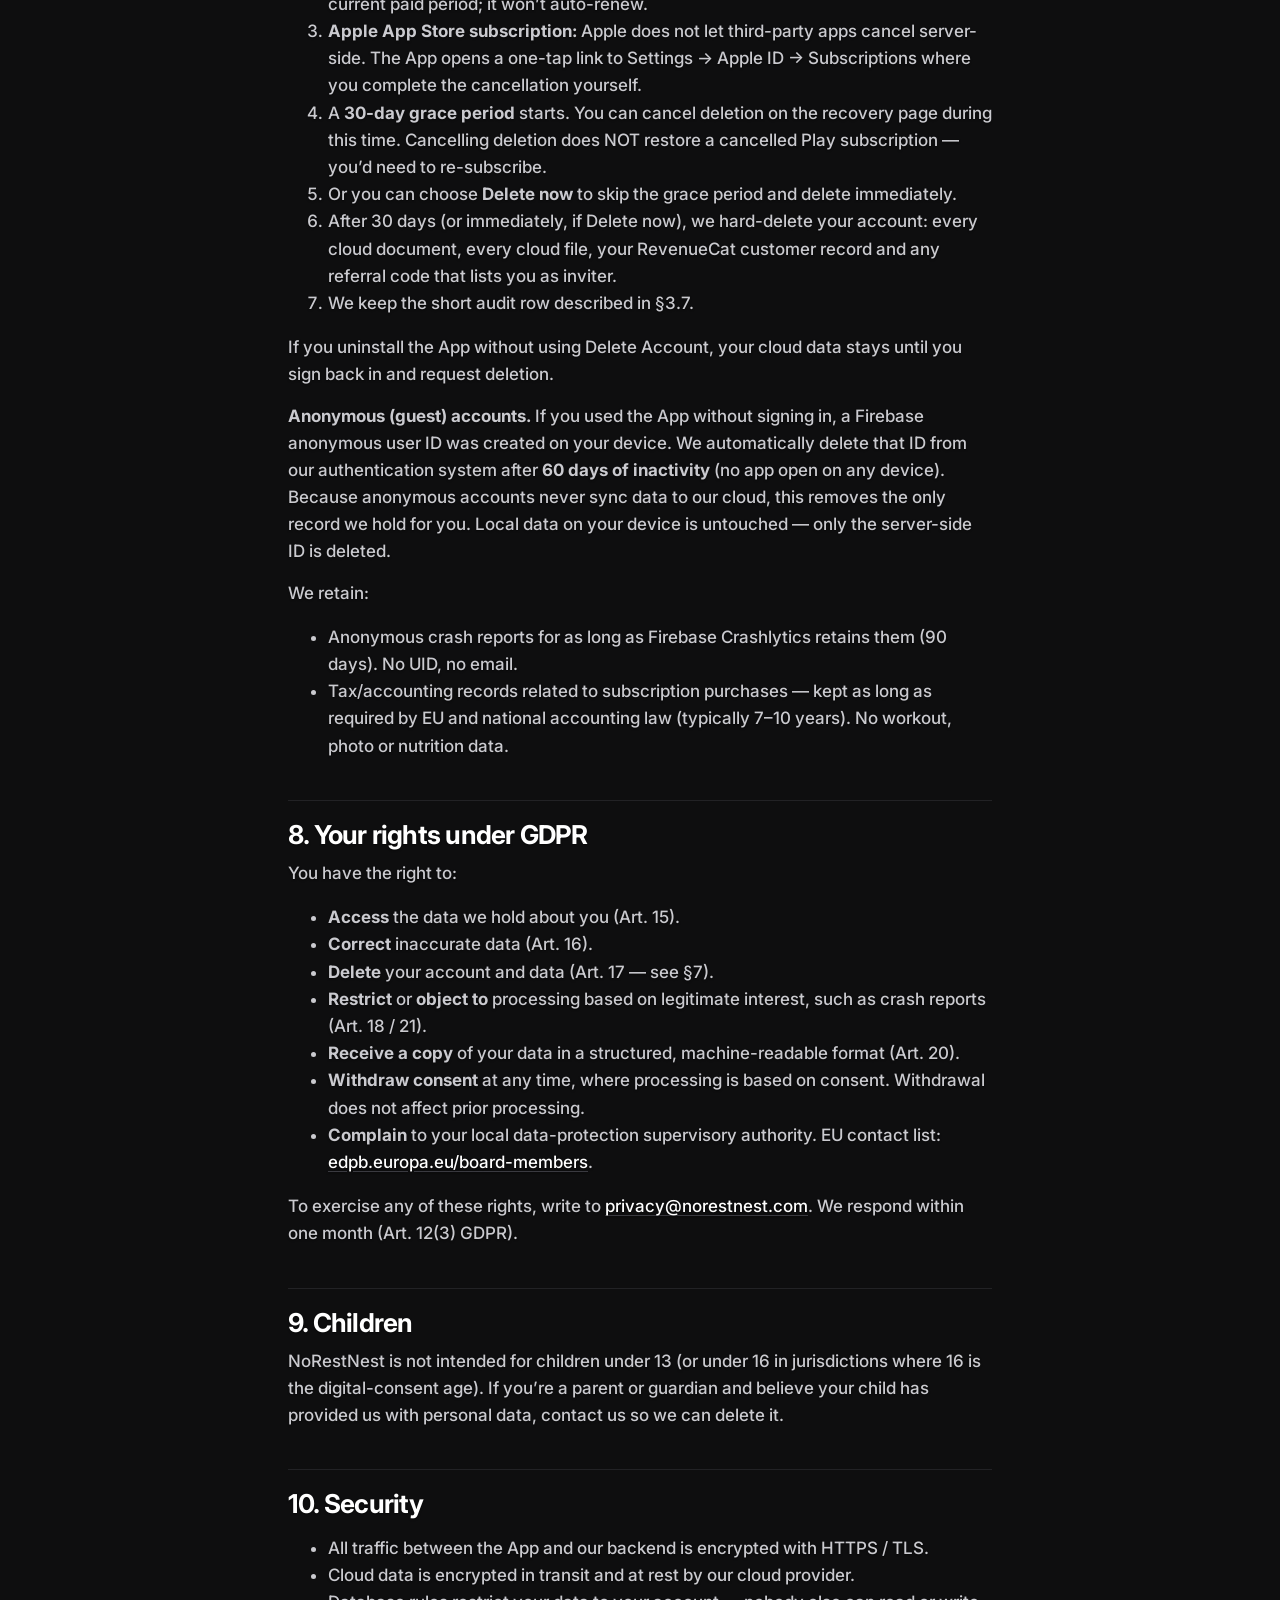
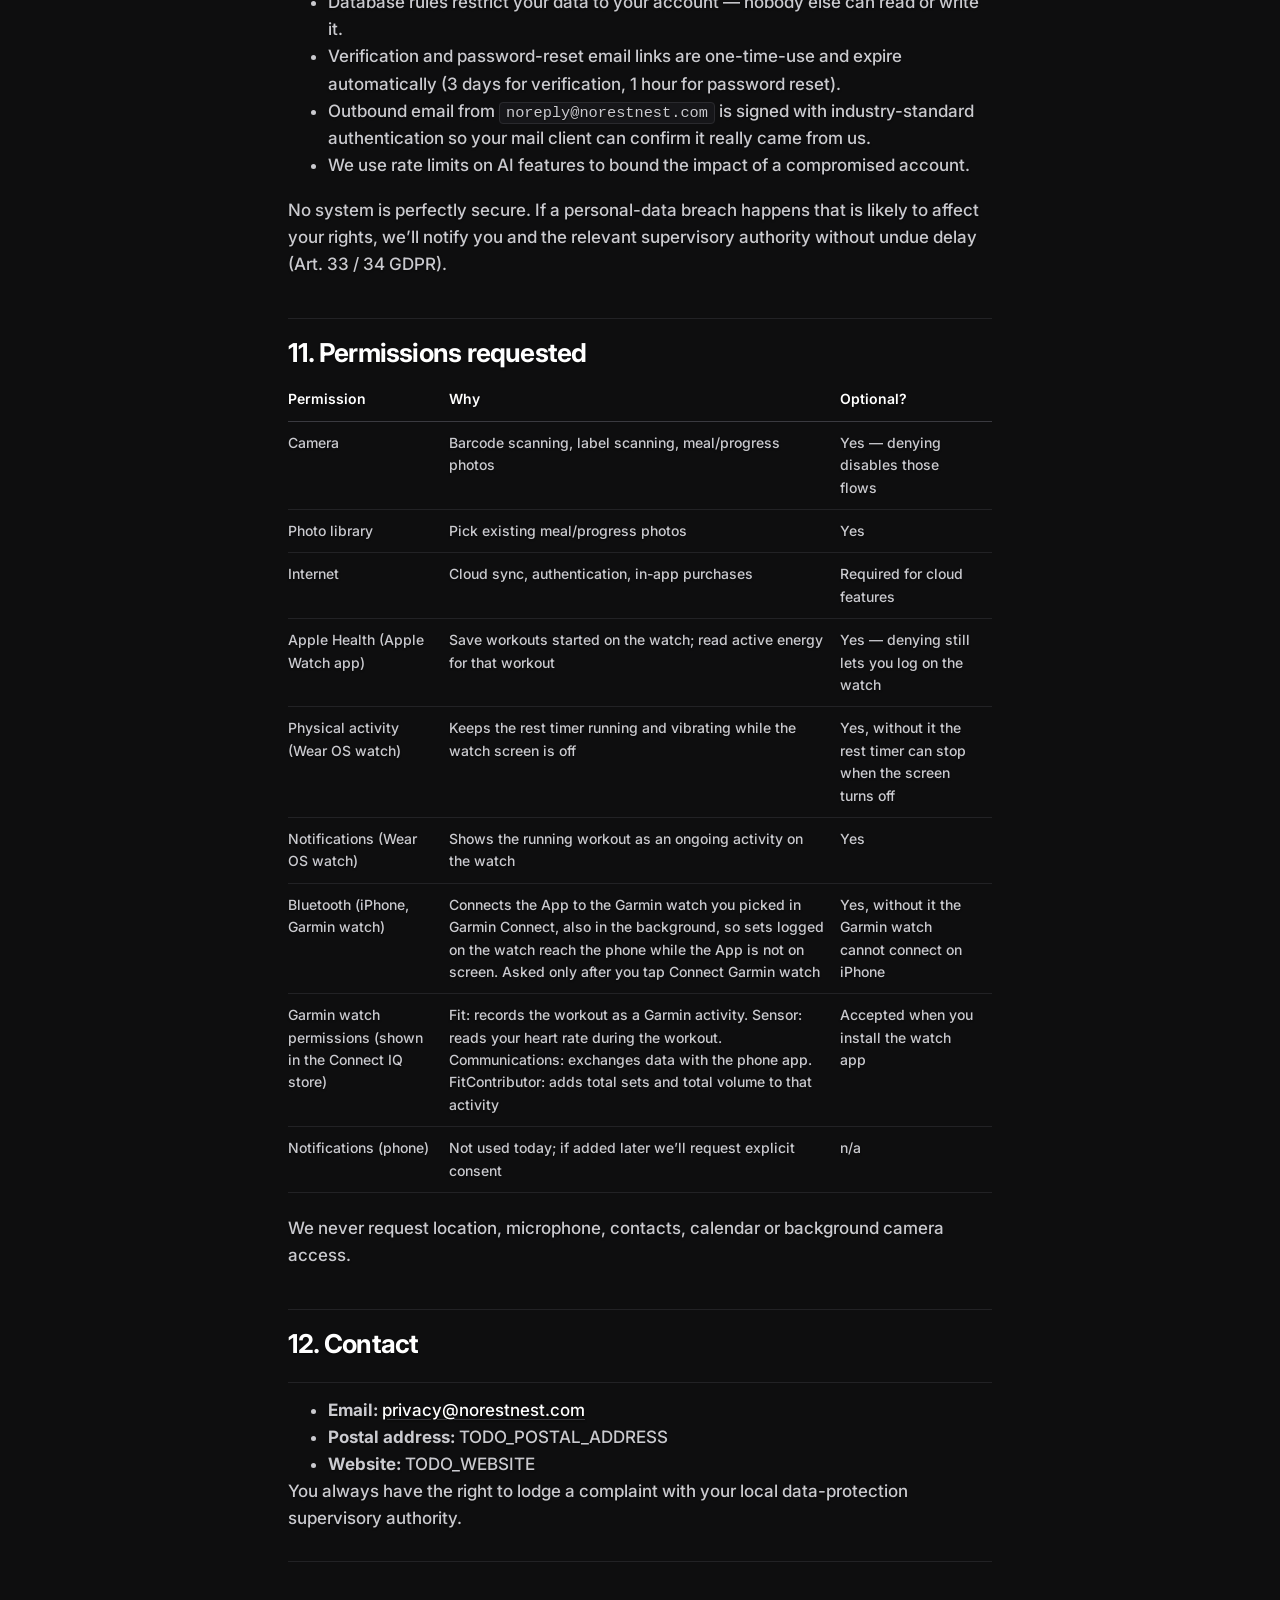
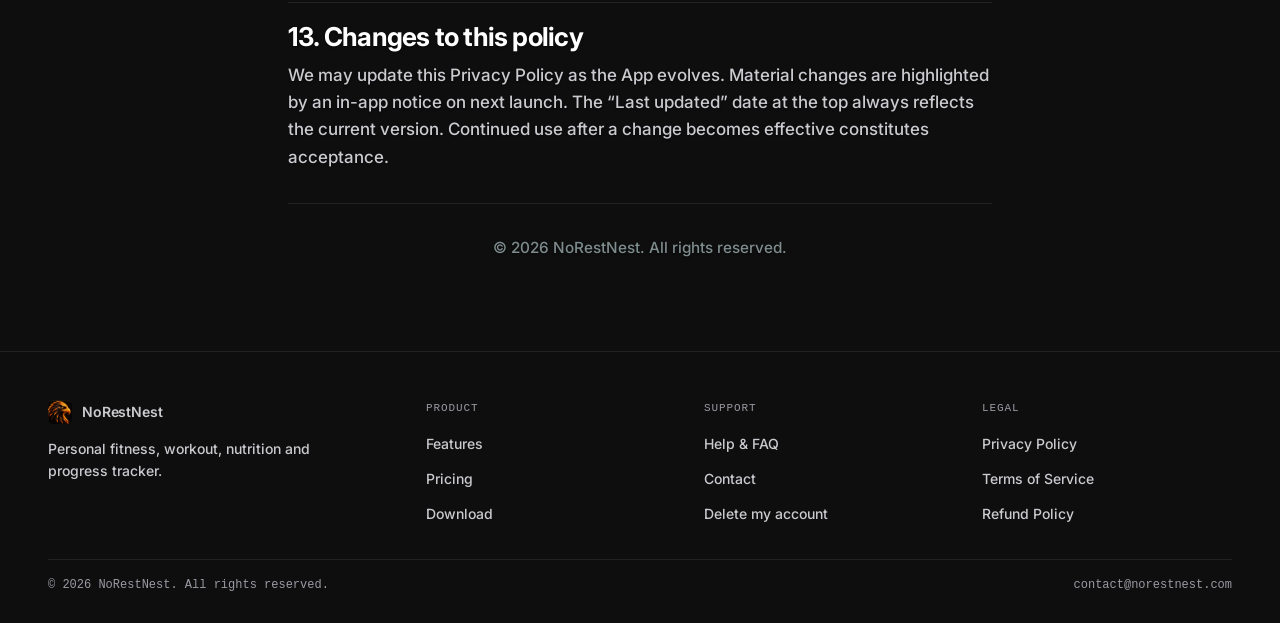
<file: privacy-policy.html>
<!DOCTYPE html>
<html lang="en">
<head>
<meta charset="UTF-8">
<title>Redirecting…</title>
<meta http-equiv="refresh" content="0; url=/privacy.html">
<link rel="canonical" href="https://www.norestnest.com/privacy.html">
<meta name="robots" content="noindex">
<script>location.replace("/privacy.html");</script>
</head>
<body>
Redirecting to <a href="/privacy.html">Privacy Policy</a>…
</body>
</html>
</file>
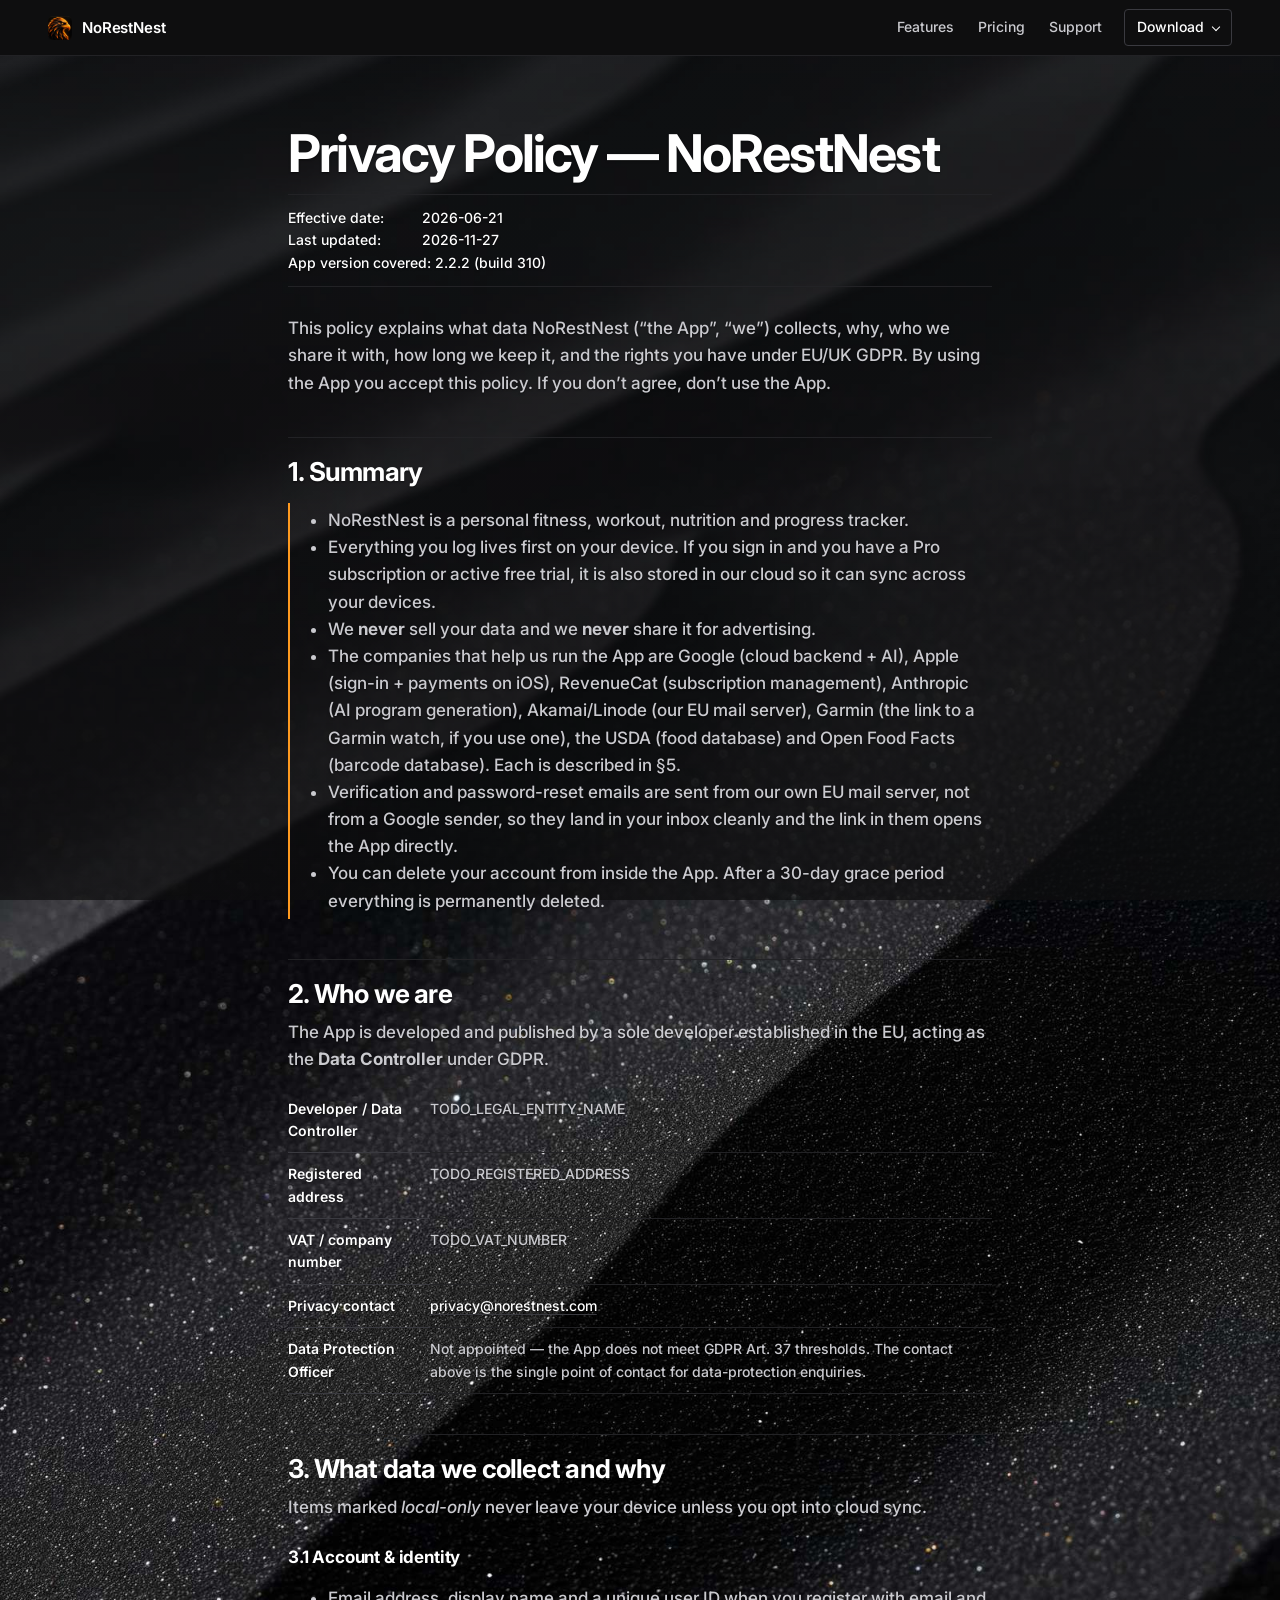
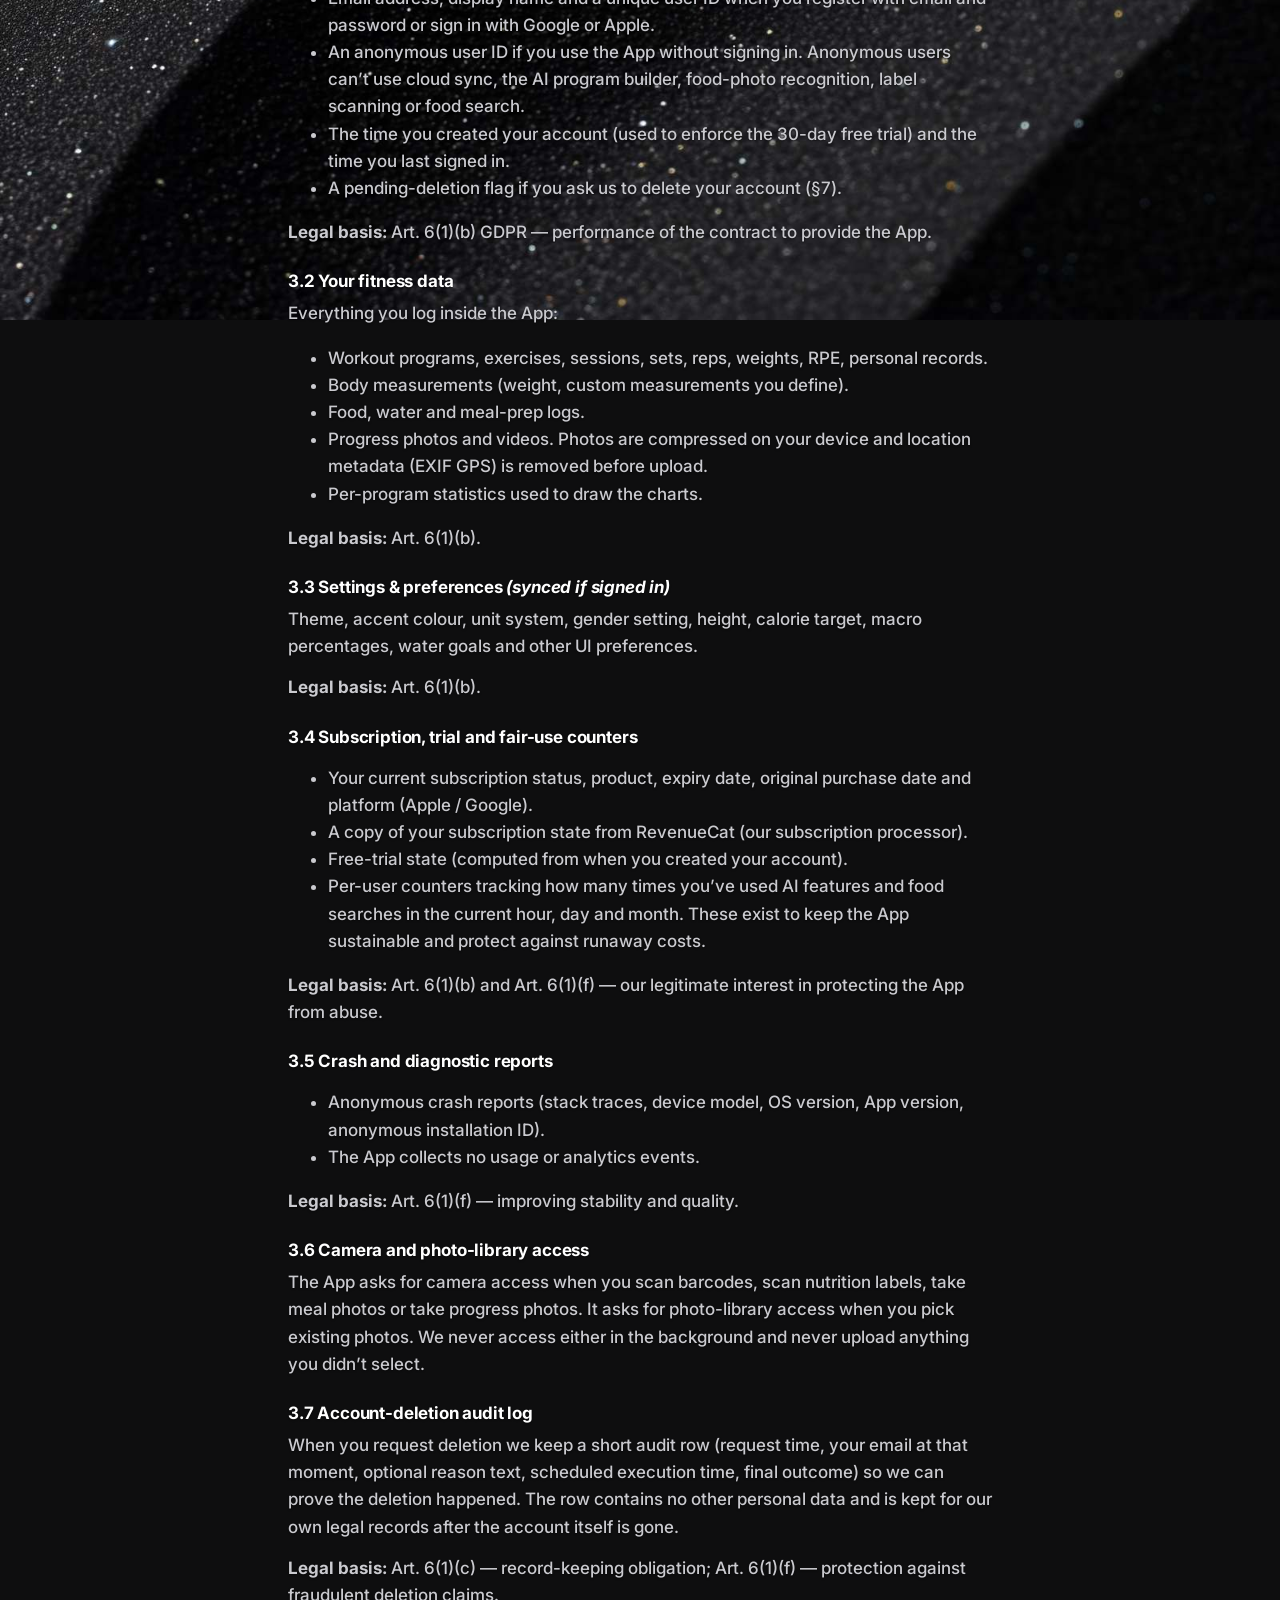
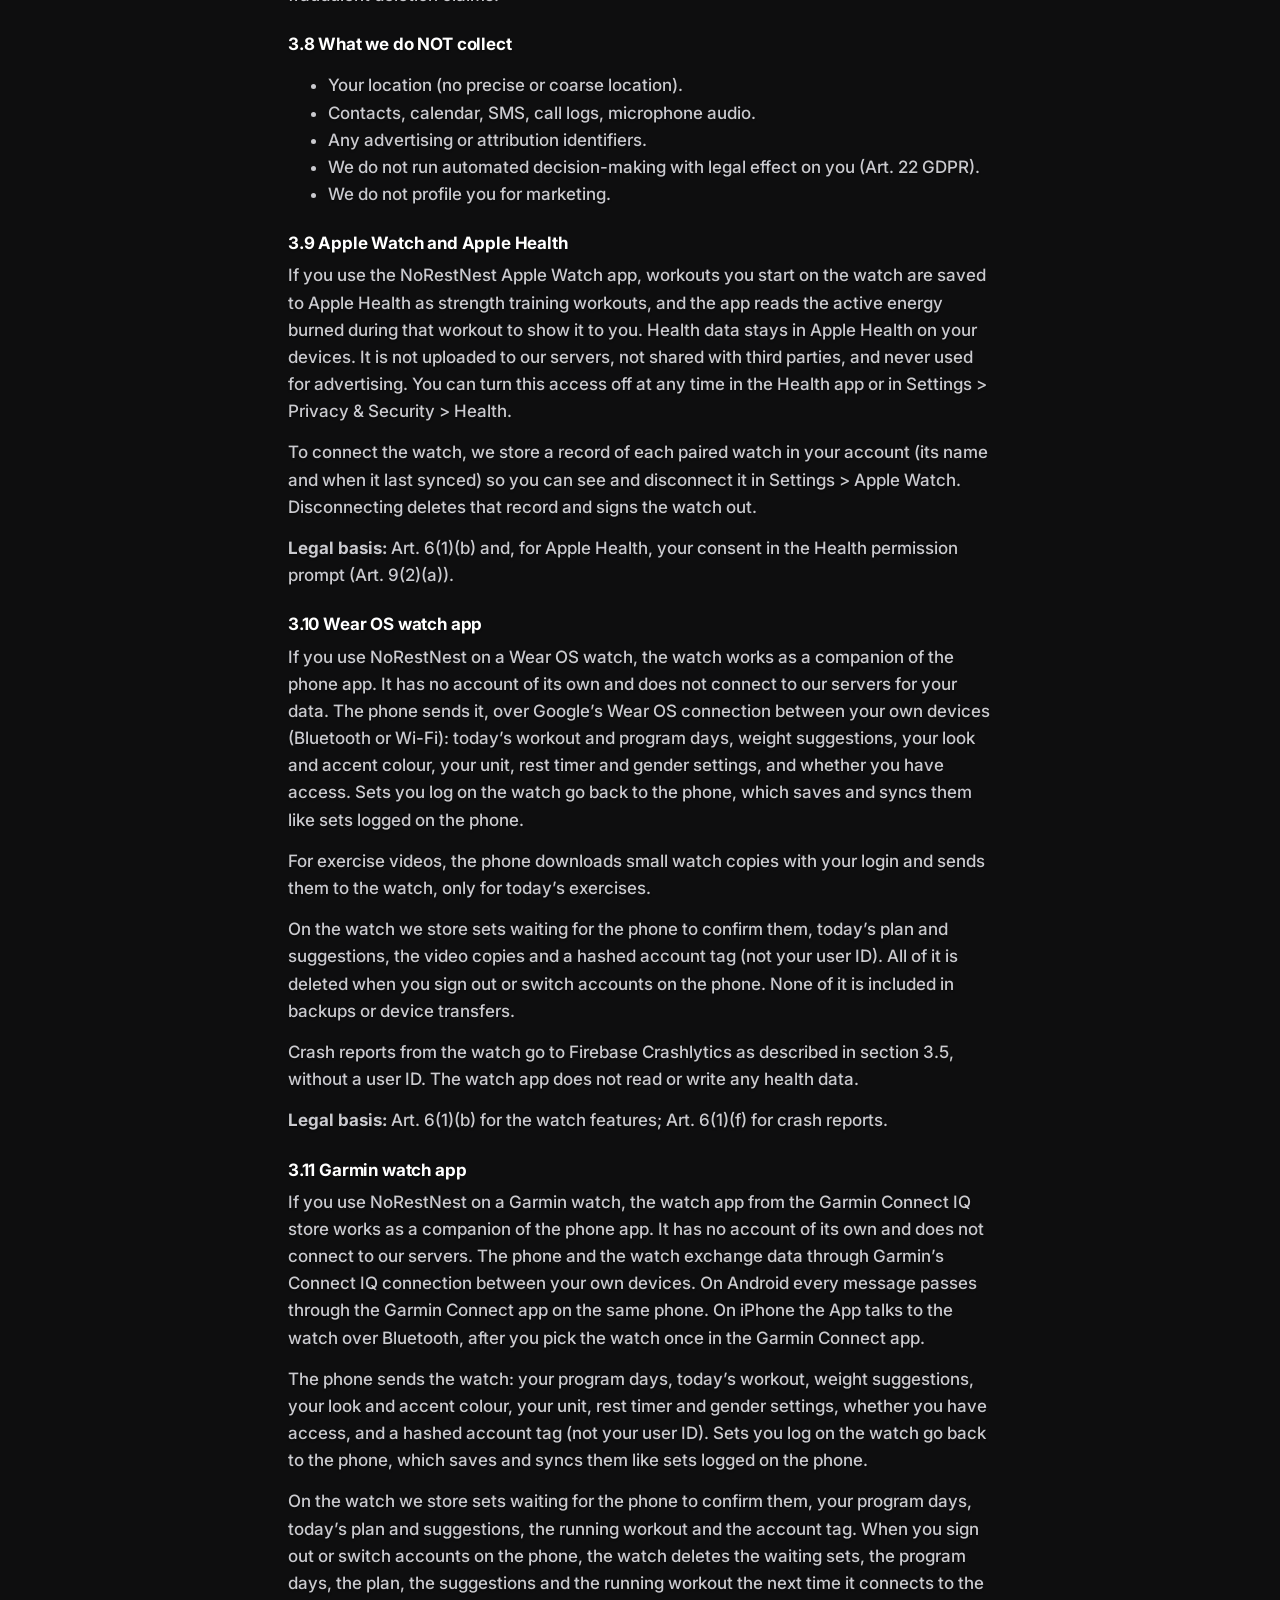
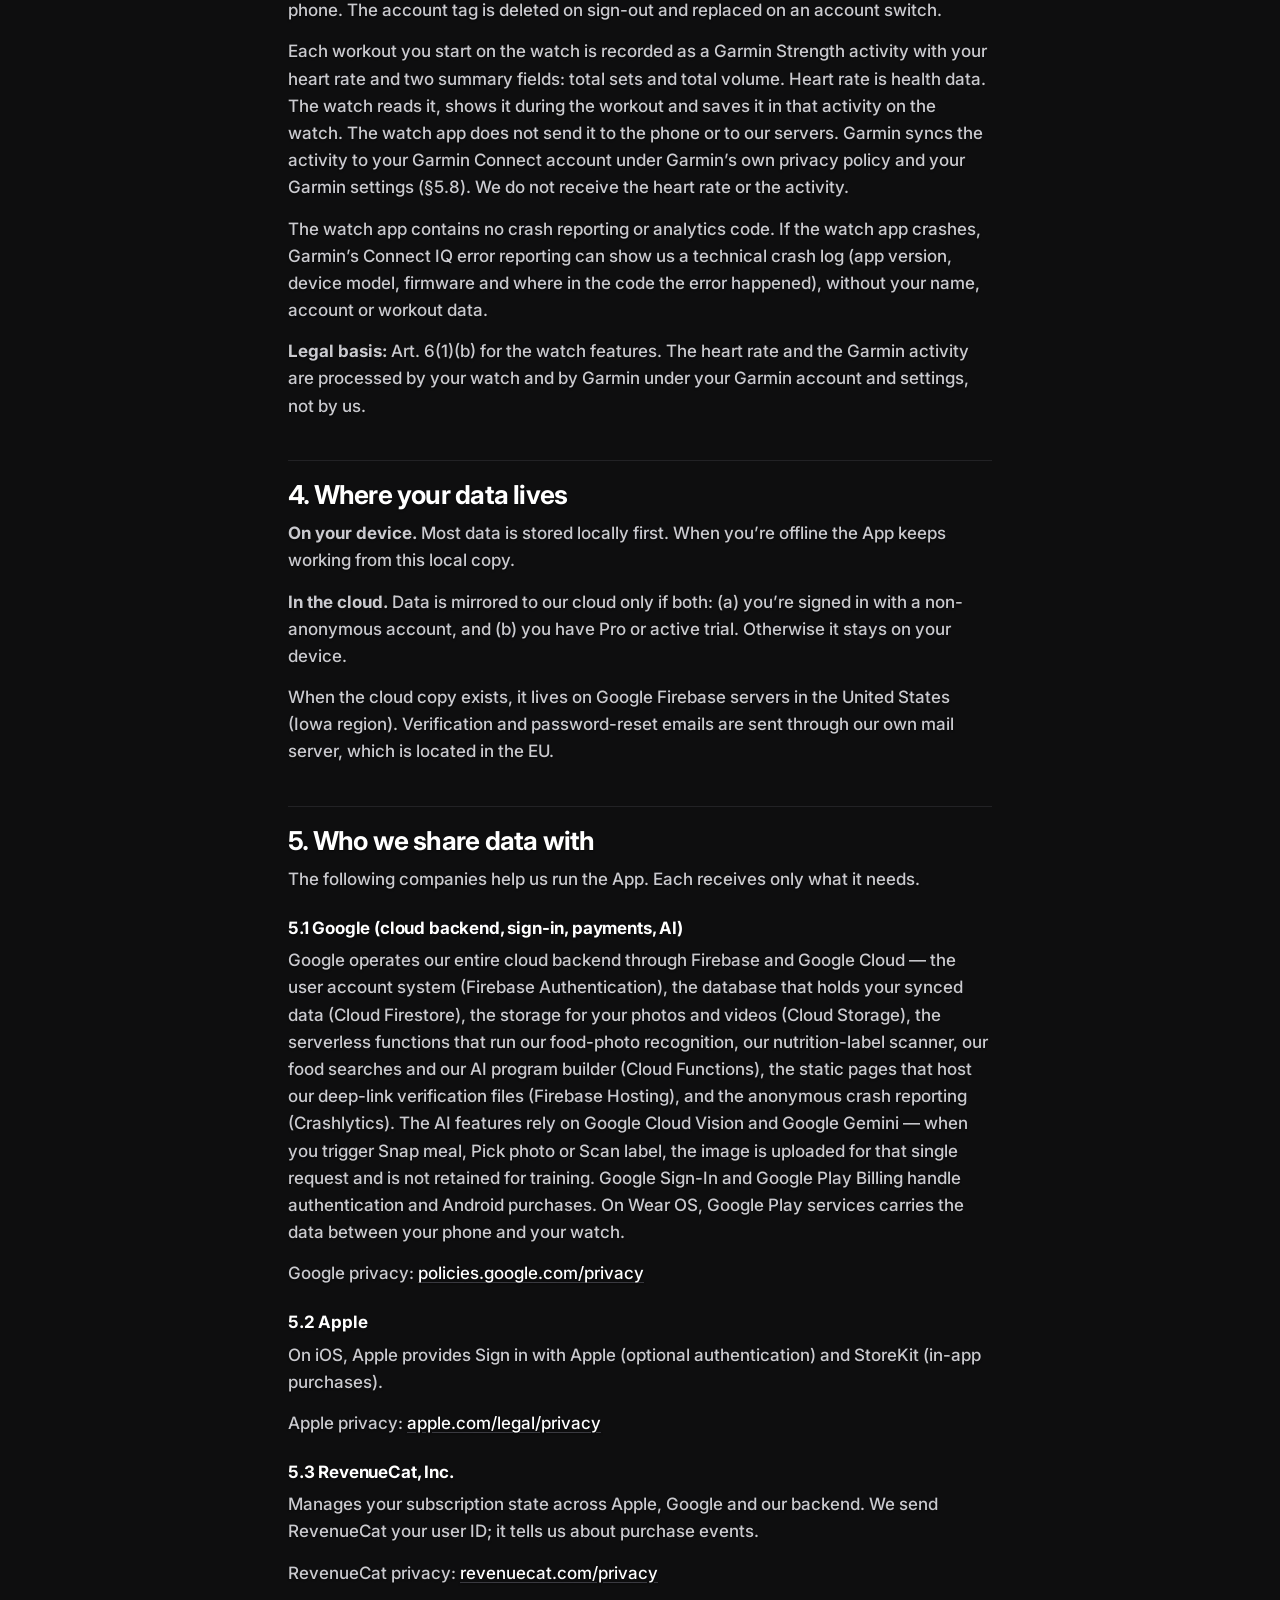
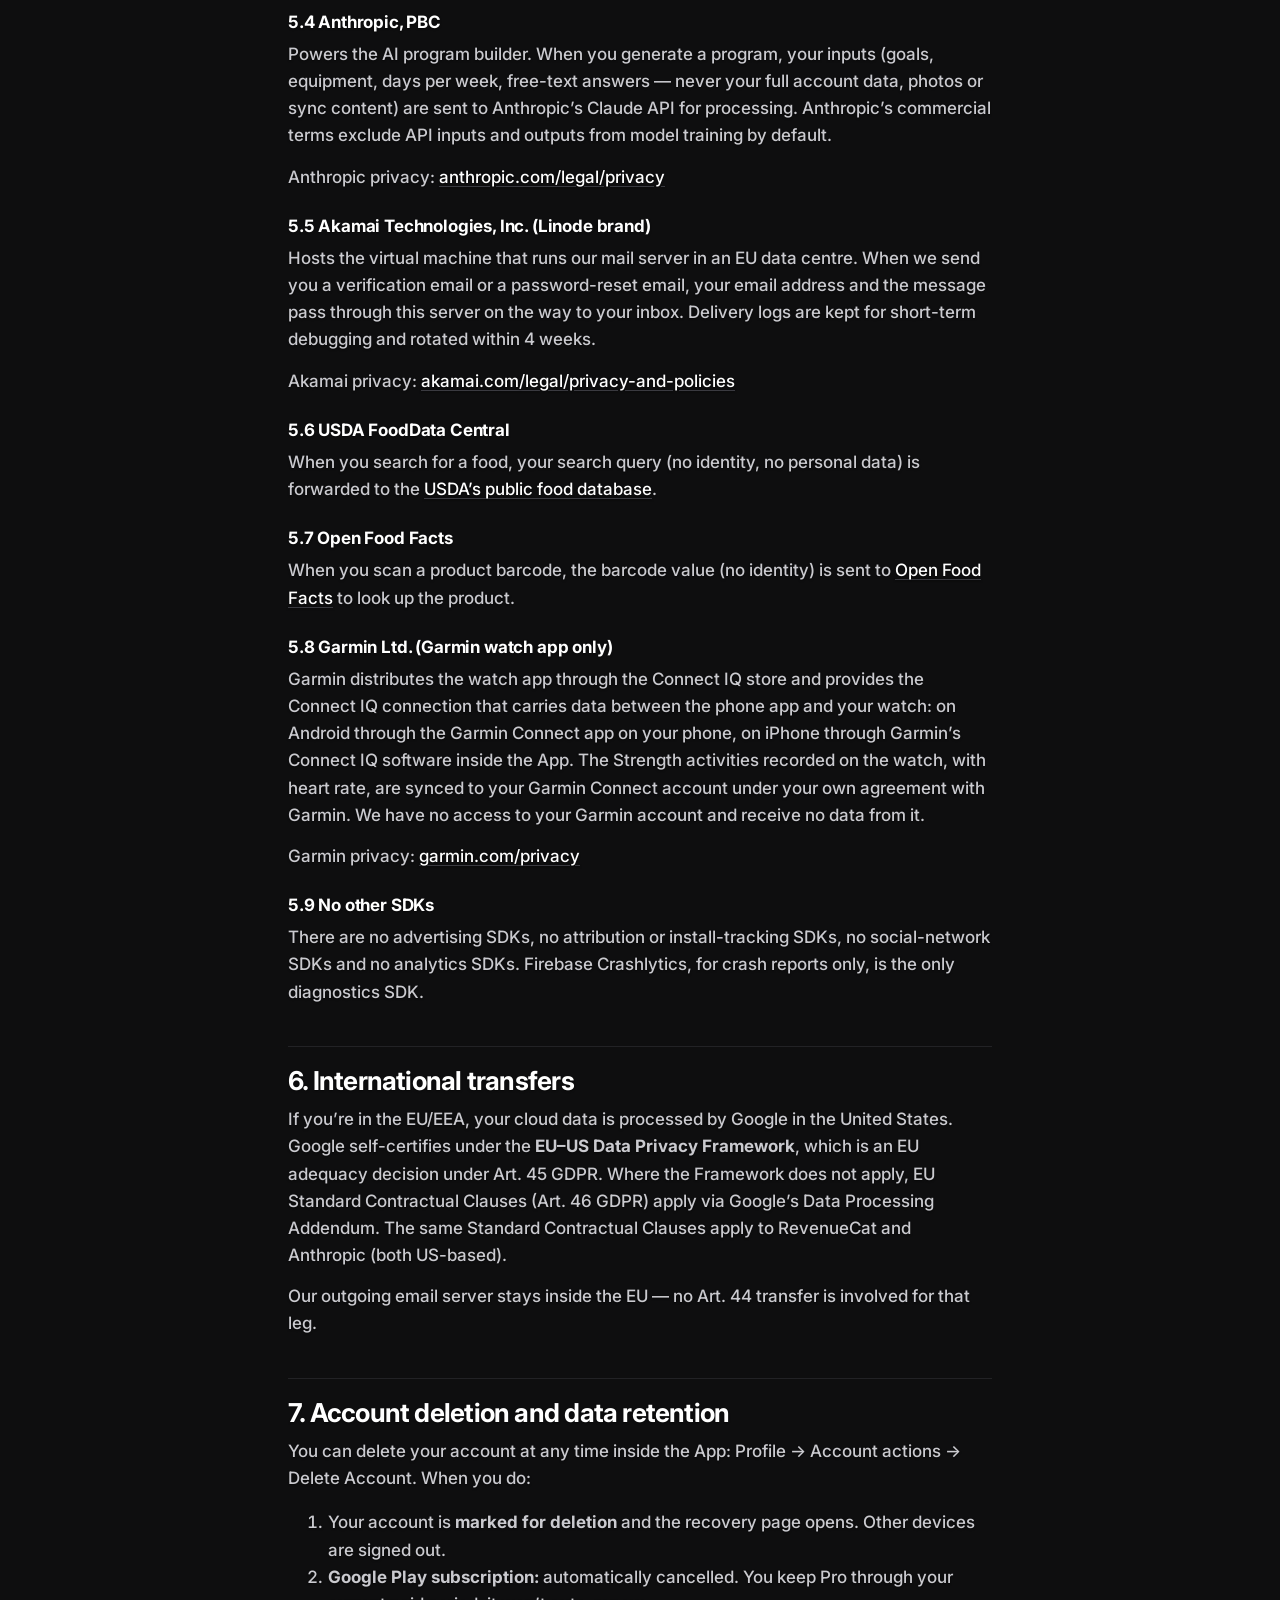
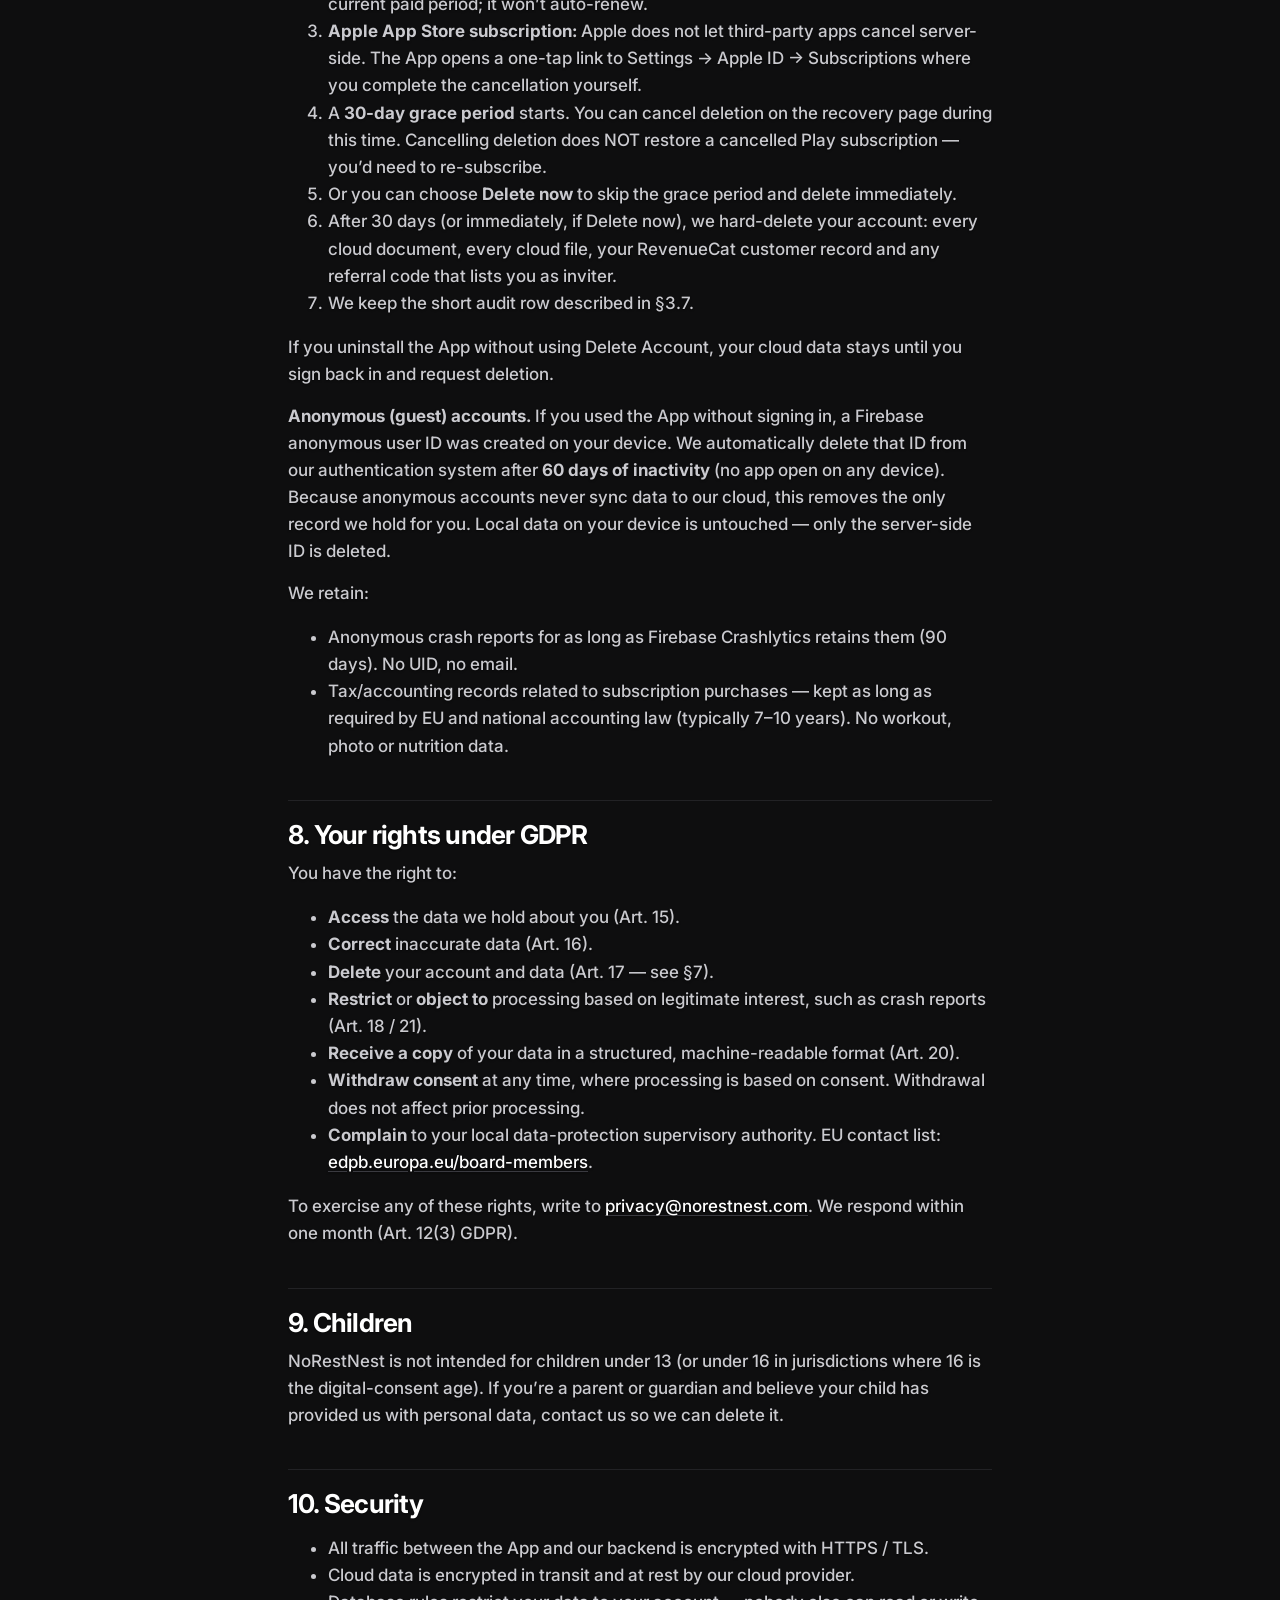
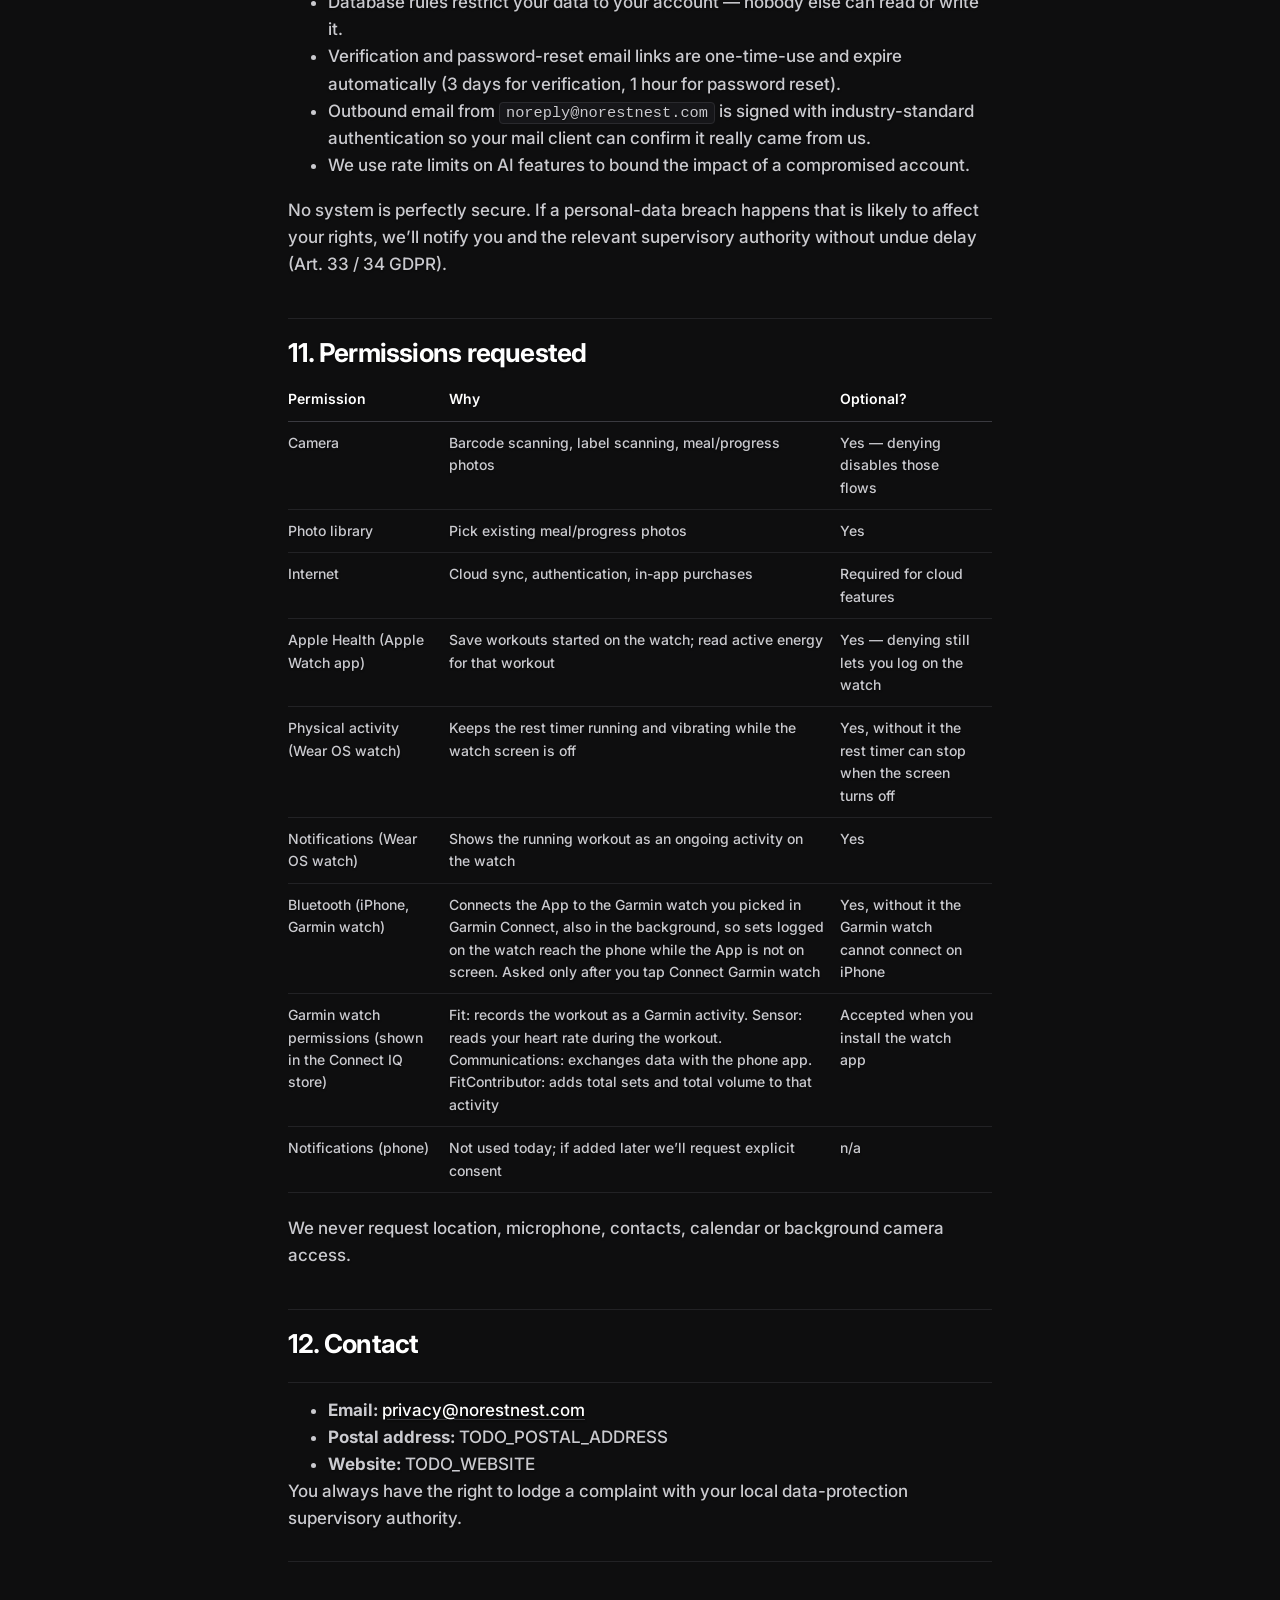
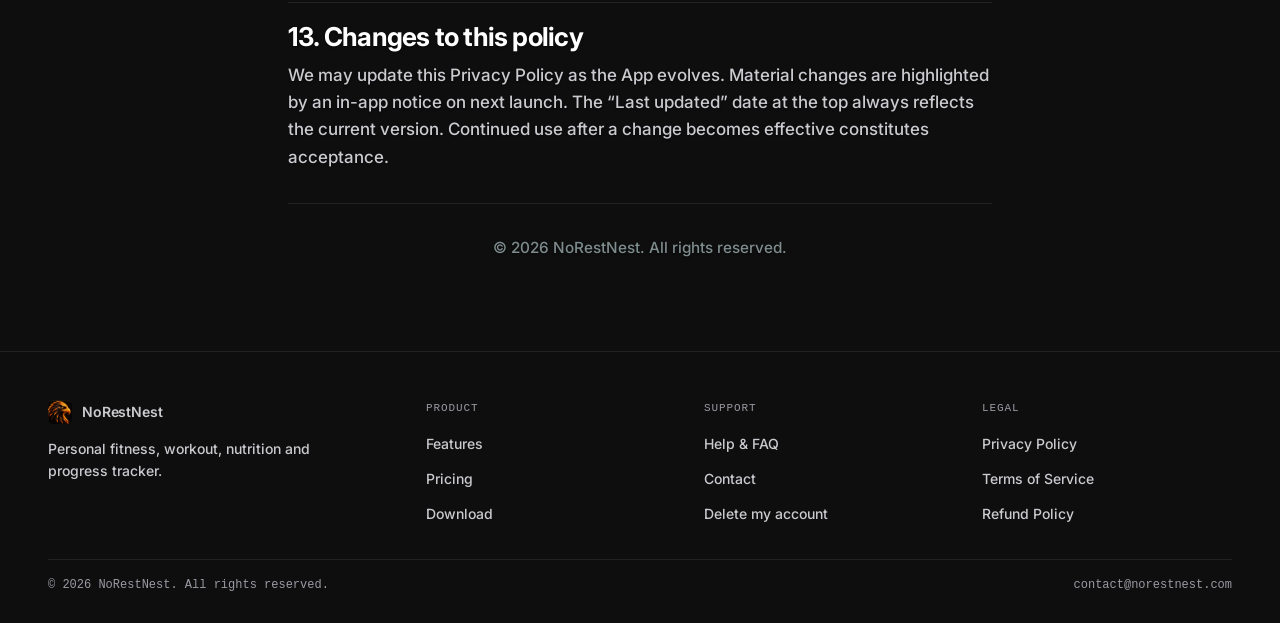
<file: privacy.html>
<!DOCTYPE html>
<html lang="en" data-look="glass">
<head>
<meta charset="UTF-8" />
<meta name="viewport" content="width=device-width, initial-scale=1" />
<title>Privacy Policy | NoRestNest</title>
<meta name="description" content="How NoRestNest collects, uses, and protects your data. EU/GDPR compliant." />
<meta name="theme-color" content="#0E0E0F" />
<link rel="icon"      type="image/png" href="/assets/img/icon.png?v=2" />
<link rel="apple-touch-icon"          href="/assets/img/icon.png?v=2" />
<link rel="preconnect" href="https://fonts.googleapis.com" />
<link rel="preconnect" href="https://fonts.gstatic.com" crossorigin />
<link rel="stylesheet" href="https://fonts.googleapis.com/css2?family=Inter:wght@400;500;600;700;800&display=swap" />
<script>try{var l=localStorage.getItem("nrn-look");if(/^(neon|glass|aurora)$/.test(l))document.documentElement.dataset.look=l}catch(e){}</script>
<link rel="stylesheet" href="/assets/css/style.css?v=14" />

<!-- Google tag (gtag.js) -->
<script async src="https://www.googletagmanager.com/gtag/js?id=G-587GVXPDF7"></script>
<script>
  window.dataLayer = window.dataLayer || [];
  function gtag(){dataLayer.push(arguments);}
  gtag('js', new Date());
  gtag('config', 'G-587GVXPDF7');
</script>
</head>
<body>
<div class="bg-img" aria-hidden="true"></div><div class="bg-veil" aria-hidden="true"></div>

<header class="site-nav is-solid">
  <div class="container">
    <a class="brand" href="/">
      <span class="mark" aria-hidden="true"></span>
      <span>NoRestNest</span>
    </a>
    <nav class="nav-links" aria-label="Primary">
      <a href="/#features">Features</a>
      <a href="/#pricing">Pricing</a>
      <a href="/support.html">Support</a>
      <div class="nav-dl">
        <button type="button" class="nav-cta" aria-haspopup="true" aria-expanded="false" aria-controls="dl-menu">Download</button>
        <div class="nav-menu" id="dl-menu">
          <a href="https://play.google.com/store/apps/details?id=com.norestnest.app" target="_blank" rel="noopener"><svg viewBox="0 0 24 24" fill="currentColor" aria-hidden="true"><path d="M3.6 2.3c-.4.4-.6.9-.6 1.6v16.2c0 .7.2 1.2.6 1.6l9.4-9.6L3.6 2.3zM14.5 13l2.6 2.6-9.7 5.6c-.5.3-1 .3-1.4 0L14.5 13zM21 11.1c.7.4.7 1.4 0 1.8l-2.7 1.6-3-3 3-3 2.7 1.6zM5.9 2.7l9.7 5.6L13 11l-7.1-7.3c.4-.3 1-.4 1-.4z"/></svg><span><strong>Android</strong><small>Get it on Google Play</small></span></a>
          <a href="https://apps.apple.com/app/id6777070455" target="_blank" rel="noopener"><svg viewBox="0 0 24 24" fill="currentColor" aria-hidden="true"><path d="M16.4 12.6c0-2.4 2-3.6 2-3.6-1.1-1.6-2.8-1.8-3.4-1.8-1.4-.1-2.8.8-3.5.8-.7 0-1.9-.8-3.1-.8-1.6 0-3.1.9-3.9 2.4-1.7 2.9-.4 7.2 1.2 9.6.8 1.2 1.7 2.5 3 2.5 1.2 0 1.6-.8 3.1-.8s1.8.8 3.1.8 2.1-1.2 2.9-2.4c.9-1.4 1.3-2.7 1.3-2.8-.1-.1-2.7-1-2.7-3.9zM14 5.4c.6-.7 1-1.7.9-2.7-.9 0-2 .6-2.6 1.3-.5.6-1 1.6-.9 2.6 1 .1 2-.5 2.6-1.2z"/></svg><span><strong>iOS</strong><small>Get it on the App Store</small></span></a>
        </div>
      </div>
    </nav>
    <button class="nav-toggle" aria-label="Toggle navigation" aria-expanded="false">
      <svg viewBox="0 0 24 24" fill="none" stroke="currentColor" stroke-width="2" stroke-linecap="round"><path d="M4 7h16M4 12h16M4 17h16"/></svg>
    </button>
  </div>
</header>

<main class="legal">
  <div class="container">
    <h1>Privacy Policy &mdash; NoRestNest</h1>
    <div class="meta">
        <div><strong>Effective date:</strong> 2026-06-21</div>
        <div><strong>Last updated:</strong> 2026-11-27</div>
        <div><strong>App version covered:</strong> 2.2.2 (build 310)</div>
    </div>

    <p>This policy explains what data NoRestNest (&ldquo;the App&rdquo;, &ldquo;we&rdquo;) collects, why, who we share it with, how long we keep it, and the rights you have under EU/UK GDPR. By using the App you accept this policy. If you don&rsquo;t agree, don&rsquo;t use the App.</p>

    <h2>1. Summary</h2>
    <div class="tldr">
        <ul>
            <li>NoRestNest is a personal fitness, workout, nutrition and progress tracker.</li>
            <li>Everything you log lives first on your device. If you sign in and you have a Pro subscription or active free trial, it is also stored in our cloud so it can sync across your devices.</li>
            <li>We <strong>never</strong> sell your data and we <strong>never</strong> share it for advertising.</li>
            <li>The companies that help us run the App are Google (cloud backend + AI), Apple (sign-in + payments on iOS), RevenueCat (subscription management), Anthropic (AI program generation), Akamai/Linode (our EU mail server), Garmin (the link to a Garmin watch, if you use one), the USDA (food database) and Open Food Facts (barcode database). Each is described in &sect;5.</li>
            <li>Verification and password-reset emails are sent from our own EU mail server, not from a Google sender, so they land in your inbox cleanly and the link in them opens the App directly.</li>
            <li>You can delete your account from inside the App. After a 30-day grace period everything is permanently deleted.</li>
        </ul>
    </div>

    <h2>2. Who we are</h2>
    <p>The App is developed and published by a sole developer established in the EU, acting as the <strong>Data Controller</strong> under GDPR.</p>
    <table>
        <tr><th>Developer / Data Controller</th><td>TODO_LEGAL_ENTITY_NAME</td></tr>
        <tr><th>Registered address</th><td>TODO_REGISTERED_ADDRESS</td></tr>
        <tr><th>VAT / company number</th><td>TODO_VAT_NUMBER</td></tr>
        <tr><th>Privacy contact</th><td><a href="mailto:privacy@norestnest.com">privacy@norestnest.com</a></td></tr>
        <tr><th>Data Protection Officer</th><td>Not appointed &mdash; the App does not meet GDPR Art. 37 thresholds. The contact above is the single point of contact for data-protection enquiries.</td></tr>
    </table>

    <h2>3. What data we collect and why</h2>
    <p>Items marked <em>local-only</em> never leave your device unless you opt into cloud sync.</p>

    <h3>3.1 Account &amp; identity</h3>
    <ul>
        <li>Email address, display name and a unique user ID when you register with email and password or sign in with Google or Apple.</li>
        <li>An anonymous user ID if you use the App without signing in. Anonymous users can&rsquo;t use cloud sync, the AI program builder, food-photo recognition, label scanning or food search.</li>
        <li>The time you created your account (used to enforce the 30-day free trial) and the time you last signed in.</li>
        <li>A pending-deletion flag if you ask us to delete your account (&sect;7).</li>
    </ul>
    <p><strong>Legal basis:</strong> Art. 6(1)(b) GDPR &mdash; performance of the contract to provide the App.</p>

    <h3>3.2 Your fitness data</h3>
    <p>Everything you log inside the App:</p>
    <ul>
        <li>Workout programs, exercises, sessions, sets, reps, weights, RPE, personal records.</li>
        <li>Body measurements (weight, custom measurements you define).</li>
        <li>Food, water and meal-prep logs.</li>
        <li>Progress photos and videos. Photos are compressed on your device and location metadata (EXIF GPS) is removed before upload.</li>
        <li>Per-program statistics used to draw the charts.</li>
    </ul>
    <p><strong>Legal basis:</strong> Art. 6(1)(b).</p>

    <h3>3.3 Settings &amp; preferences <em>(synced if signed in)</em></h3>
    <p>Theme, accent colour, unit system, gender setting, height, calorie target, macro percentages, water goals and other UI preferences.</p>
    <p><strong>Legal basis:</strong> Art. 6(1)(b).</p>

    <h3>3.4 Subscription, trial and fair-use counters</h3>
    <ul>
        <li>Your current subscription status, product, expiry date, original purchase date and platform (Apple / Google).</li>
        <li>A copy of your subscription state from RevenueCat (our subscription processor).</li>
        <li>Free-trial state (computed from when you created your account).</li>
        <li>Per-user counters tracking how many times you&rsquo;ve used AI features and food searches in the current hour, day and month. These exist to keep the App sustainable and protect against runaway costs.</li>
    </ul>
    <p><strong>Legal basis:</strong> Art. 6(1)(b) and Art. 6(1)(f) &mdash; our legitimate interest in protecting the App from abuse.</p>

    <h3>3.5 Crash and diagnostic reports</h3>
    <ul>
        <li>Anonymous crash reports (stack traces, device model, OS version, App version, anonymous installation ID).</li>
        <li>The App collects no usage or analytics events.</li>
    </ul>
    <p><strong>Legal basis:</strong> Art. 6(1)(f) &mdash; improving stability and quality.</p>

    <h3>3.6 Camera and photo-library access</h3>
    <p>The App asks for camera access when you scan barcodes, scan nutrition labels, take meal photos or take progress photos. It asks for photo-library access when you pick existing photos. We never access either in the background and never upload anything you didn&rsquo;t select.</p>

    <h3>3.7 Account-deletion audit log</h3>
    <p>When you request deletion we keep a short audit row (request time, your email at that moment, optional reason text, scheduled execution time, final outcome) so we can prove the deletion happened. The row contains no other personal data and is kept for our own legal records after the account itself is gone.</p>
    <p><strong>Legal basis:</strong> Art. 6(1)(c) &mdash; record-keeping obligation; Art. 6(1)(f) &mdash; protection against fraudulent deletion claims.</p>

    <h3>3.8 What we do NOT collect</h3>
    <ul>
        <li>Your location (no precise or coarse location).</li>
        <li>Contacts, calendar, SMS, call logs, microphone audio.</li>
        <li>Any advertising or attribution identifiers.</li>
        <li>We do not run automated decision-making with legal effect on you (Art. 22 GDPR).</li>
        <li>We do not profile you for marketing.</li>
    </ul>

    <h3>3.9 Apple Watch and Apple Health</h3>
    <p>If you use the NoRestNest Apple Watch app, workouts you start on the watch are saved to Apple Health as strength training workouts, and the app reads the active energy burned during that workout to show it to you. Health data stays in Apple Health on your devices. It is not uploaded to our servers, not shared with third parties, and never used for advertising. You can turn this access off at any time in the Health app or in Settings &gt; Privacy &amp; Security &gt; Health.</p>
    <p>To connect the watch, we store a record of each paired watch in your account (its name and when it last synced) so you can see and disconnect it in Settings &gt; Apple Watch. Disconnecting deletes that record and signs the watch out.</p>
    <p><strong>Legal basis:</strong> Art. 6(1)(b) and, for Apple Health, your consent in the Health permission prompt (Art. 9(2)(a)).</p>

    <h3>3.10 Wear OS watch app</h3>
    <p>If you use NoRestNest on a Wear OS watch, the watch works as a companion of the phone app. It has no account of its own and does not connect to our servers for your data. The phone sends it, over Google&rsquo;s Wear OS connection between your own devices (Bluetooth or Wi-Fi): today&rsquo;s workout and program days, weight suggestions, your look and accent colour, your unit, rest timer and gender settings, and whether you have access. Sets you log on the watch go back to the phone, which saves and syncs them like sets logged on the phone.</p>
    <p>For exercise videos, the phone downloads small watch copies with your login and sends them to the watch, only for today&rsquo;s exercises.</p>
    <p>On the watch we store sets waiting for the phone to confirm them, today&rsquo;s plan and suggestions, the video copies and a hashed account tag (not your user ID). All of it is deleted when you sign out or switch accounts on the phone. None of it is included in backups or device transfers.</p>
    <p>Crash reports from the watch go to Firebase Crashlytics as described in section 3.5, without a user ID. The watch app does not read or write any health data.</p>
    <p><strong>Legal basis:</strong> Art. 6(1)(b) for the watch features; Art. 6(1)(f) for crash reports.</p>

    <h3>3.11 Garmin watch app</h3>
    <p>If you use NoRestNest on a Garmin watch, the watch app from the Garmin Connect IQ store works as a companion of the phone app. It has no account of its own and does not connect to our servers. The phone and the watch exchange data through Garmin&rsquo;s Connect IQ connection between your own devices. On Android every message passes through the Garmin Connect app on the same phone. On iPhone the App talks to the watch over Bluetooth, after you pick the watch once in the Garmin Connect app.</p>
    <p>The phone sends the watch: your program days, today&rsquo;s workout, weight suggestions, your look and accent colour, your unit, rest timer and gender settings, whether you have access, and a hashed account tag (not your user ID). Sets you log on the watch go back to the phone, which saves and syncs them like sets logged on the phone.</p>
    <p>On the watch we store sets waiting for the phone to confirm them, your program days, today&rsquo;s plan and suggestions, the running workout and the account tag. When you sign out or switch accounts on the phone, the watch deletes the waiting sets, the program days, the plan, the suggestions and the running workout the next time it connects to the phone. The account tag is deleted on sign-out and replaced on an account switch.</p>
    <p>Each workout you start on the watch is recorded as a Garmin Strength activity with your heart rate and two summary fields: total sets and total volume. Heart rate is health data. The watch reads it, shows it during the workout and saves it in that activity on the watch. The watch app does not send it to the phone or to our servers. Garmin syncs the activity to your Garmin Connect account under Garmin&rsquo;s own privacy policy and your Garmin settings (&sect;5.8). We do not receive the heart rate or the activity.</p>
    <p>The watch app contains no crash reporting or analytics code. If the watch app crashes, Garmin&rsquo;s Connect IQ error reporting can show us a technical crash log (app version, device model, firmware and where in the code the error happened), without your name, account or workout data.</p>
    <p><strong>Legal basis:</strong> Art. 6(1)(b) for the watch features. The heart rate and the Garmin activity are processed by your watch and by Garmin under your Garmin account and settings, not by us.</p>

    <h2>4. Where your data lives</h2>
    <p><strong>On your device.</strong> Most data is stored locally first. When you&rsquo;re offline the App keeps working from this local copy.</p>
    <p><strong>In the cloud.</strong> Data is mirrored to our cloud only if both: (a) you&rsquo;re signed in with a non-anonymous account, and (b) you have Pro or active trial. Otherwise it stays on your device.</p>
    <p>When the cloud copy exists, it lives on Google Firebase servers in the United States (Iowa region). Verification and password-reset emails are sent through our own mail server, which is located in the EU.</p>

    <h2>5. Who we share data with</h2>
    <p>The following companies help us run the App. Each receives only what it needs.</p>

    <h3>5.1 Google (cloud backend, sign-in, payments, AI)</h3>
    <p>Google operates our entire cloud backend through Firebase and Google Cloud &mdash; the user account system (Firebase Authentication), the database that holds your synced data (Cloud Firestore), the storage for your photos and videos (Cloud Storage), the serverless functions that run our food-photo recognition, our nutrition-label scanner, our food searches and our AI program builder (Cloud Functions), the static pages that host our deep-link verification files (Firebase Hosting), and the anonymous crash reporting (Crashlytics). The AI features rely on Google Cloud Vision and Google Gemini &mdash; when you trigger Snap meal, Pick photo or Scan label, the image is uploaded for that single request and is not retained for training. Google Sign-In and Google Play Billing handle authentication and Android purchases. On Wear OS, Google Play services carries the data between your phone and your watch.</p>
    <p>Google privacy: <a href="https://policies.google.com/privacy">policies.google.com/privacy</a></p>

    <h3>5.2 Apple</h3>
    <p>On iOS, Apple provides Sign in with Apple (optional authentication) and StoreKit (in-app purchases).</p>
    <p>Apple privacy: <a href="https://www.apple.com/legal/privacy/">apple.com/legal/privacy</a></p>

    <h3>5.3 RevenueCat, Inc.</h3>
    <p>Manages your subscription state across Apple, Google and our backend. We send RevenueCat your user ID; it tells us about purchase events.</p>
    <p>RevenueCat privacy: <a href="https://www.revenuecat.com/privacy">revenuecat.com/privacy</a></p>

    <h3>5.4 Anthropic, PBC</h3>
    <p>Powers the AI program builder. When you generate a program, your inputs (goals, equipment, days per week, free-text answers &mdash; never your full account data, photos or sync content) are sent to Anthropic&rsquo;s Claude API for processing. Anthropic&rsquo;s commercial terms exclude API inputs and outputs from model training by default.</p>
    <p>Anthropic privacy: <a href="https://www.anthropic.com/legal/privacy">anthropic.com/legal/privacy</a></p>

    <h3>5.5 Akamai Technologies, Inc. (Linode brand)</h3>
    <p>Hosts the virtual machine that runs our mail server in an EU data centre. When we send you a verification email or a password-reset email, your email address and the message pass through this server on the way to your inbox. Delivery logs are kept for short-term debugging and rotated within 4 weeks.</p>
    <p>Akamai privacy: <a href="https://www.akamai.com/legal/privacy-and-policies">akamai.com/legal/privacy-and-policies</a></p>

    <h3>5.6 USDA FoodData Central</h3>
    <p>When you search for a food, your search query (no identity, no personal data) is forwarded to the <a href="https://fdc.nal.usda.gov/">USDA&rsquo;s public food database</a>.</p>

    <h3>5.7 Open Food Facts</h3>
    <p>When you scan a product barcode, the barcode value (no identity) is sent to <a href="https://world.openfoodfacts.org/">Open Food Facts</a> to look up the product.</p>

    <h3>5.8 Garmin Ltd. (Garmin watch app only)</h3>
    <p>Garmin distributes the watch app through the Connect IQ store and provides the Connect IQ connection that carries data between the phone app and your watch: on Android through the Garmin Connect app on your phone, on iPhone through Garmin&rsquo;s Connect IQ software inside the App. The Strength activities recorded on the watch, with heart rate, are synced to your Garmin Connect account under your own agreement with Garmin. We have no access to your Garmin account and receive no data from it.</p>
    <p>Garmin privacy: <a href="https://www.garmin.com/en-US/privacy/global/">garmin.com/privacy</a></p>

    <h3>5.9 No other SDKs</h3>
    <p>There are no advertising SDKs, no attribution or install-tracking SDKs, no social-network SDKs and no analytics SDKs. Firebase Crashlytics, for crash reports only, is the only diagnostics SDK.</p>

    <h2>6. International transfers</h2>
    <p>If you&rsquo;re in the EU/EEA, your cloud data is processed by Google in the United States. Google self-certifies under the <strong>EU&ndash;US Data Privacy Framework</strong>, which is an EU adequacy decision under Art. 45 GDPR. Where the Framework does not apply, EU Standard Contractual Clauses (Art. 46 GDPR) apply via Google&rsquo;s Data Processing Addendum. The same Standard Contractual Clauses apply to RevenueCat and Anthropic (both US-based).</p>
    <p>Our outgoing email server stays inside the EU &mdash; no Art. 44 transfer is involved for that leg.</p>

    <h2>7. Account deletion and data retention</h2>
    <p>You can delete your account at any time inside the App: Profile &rarr; Account actions &rarr; Delete Account. When you do:</p>
    <ol>
        <li>Your account is <strong>marked for deletion</strong> and the recovery page opens. Other devices are signed out.</li>
        <li><strong>Google Play subscription:</strong> automatically cancelled. You keep Pro through your current paid period; it won&rsquo;t auto-renew.</li>
        <li><strong>Apple App Store subscription:</strong> Apple does not let third-party apps cancel server-side. The App opens a one-tap link to Settings &rarr; Apple ID &rarr; Subscriptions where you complete the cancellation yourself.</li>
        <li>A <strong>30-day grace period</strong> starts. You can cancel deletion on the recovery page during this time. Cancelling deletion does NOT restore a cancelled Play subscription &mdash; you&rsquo;d need to re-subscribe.</li>
        <li>Or you can choose <strong>Delete now</strong> to skip the grace period and delete immediately.</li>
        <li>After 30 days (or immediately, if Delete now), we hard-delete your account: every cloud document, every cloud file, your RevenueCat customer record and any referral code that lists you as inviter.</li>
        <li>We keep the short audit row described in &sect;3.7.</li>
    </ol>
    <p>If you uninstall the App without using Delete Account, your cloud data stays until you sign back in and request deletion.</p>
    <p><strong>Anonymous (guest) accounts.</strong> If you used the App without signing in, a Firebase anonymous user ID was created on your device. We automatically delete that ID from our authentication system after <strong>60 days of inactivity</strong> (no app open on any device). Because anonymous accounts never sync data to our cloud, this removes the only record we hold for you. Local data on your device is untouched &mdash; only the server-side ID is deleted.</p>
    <p>We retain:</p>
    <ul>
        <li>Anonymous crash reports for as long as Firebase Crashlytics retains them (90 days). No UID, no email.</li>
        <li>Tax/accounting records related to subscription purchases &mdash; kept as long as required by EU and national accounting law (typically 7&ndash;10 years). No workout, photo or nutrition data.</li>
    </ul>

    <h2>8. Your rights under GDPR</h2>
    <p>You have the right to:</p>
    <ul>
        <li><strong>Access</strong> the data we hold about you (Art. 15).</li>
        <li><strong>Correct</strong> inaccurate data (Art. 16).</li>
        <li><strong>Delete</strong> your account and data (Art. 17 &mdash; see &sect;7).</li>
        <li><strong>Restrict</strong> or <strong>object to</strong> processing based on legitimate interest, such as crash reports (Art. 18 / 21).</li>
        <li><strong>Receive a copy</strong> of your data in a structured, machine-readable format (Art. 20).</li>
        <li><strong>Withdraw consent</strong> at any time, where processing is based on consent. Withdrawal does not affect prior processing.</li>
        <li><strong>Complain</strong> to your local data-protection supervisory authority. EU contact list: <a href="https://edpb.europa.eu/about-edpb/about-edpb/who-we-are/board-members_en">edpb.europa.eu/board-members</a>.</li>
    </ul>
    <p>To exercise any of these rights, write to <a href="mailto:privacy@norestnest.com">privacy@norestnest.com</a>. We respond within one month (Art. 12(3) GDPR).</p>

    <h2>9. Children</h2>
    <p>NoRestNest is not intended for children under 13 (or under 16 in jurisdictions where 16 is the digital-consent age). If you&rsquo;re a parent or guardian and believe your child has provided us with personal data, contact us so we can delete it.</p>

    <h2>10. Security</h2>
    <ul>
        <li>All traffic between the App and our backend is encrypted with HTTPS / TLS.</li>
        <li>Cloud data is encrypted in transit and at rest by our cloud provider.</li>
        <li>Database rules restrict your data to your account &mdash; nobody else can read or write it.</li>
        <li>Verification and password-reset email links are one-time-use and expire automatically (3 days for verification, 1 hour for password reset).</li>
        <li>Outbound email from <code>noreply@norestnest.com</code> is signed with industry-standard authentication so your mail client can confirm it really came from us.</li>
        <li>We use rate limits on AI features to bound the impact of a compromised account.</li>
    </ul>
    <p>No system is perfectly secure. If a personal-data breach happens that is likely to affect your rights, we&rsquo;ll notify you and the relevant supervisory authority without undue delay (Art. 33 / 34 GDPR).</p>

    <h2>11. Permissions requested</h2>
    <table>
        <tr><th>Permission</th><th>Why</th><th>Optional?</th></tr>
        <tr><td>Camera</td><td>Barcode scanning, label scanning, meal/progress photos</td><td>Yes &mdash; denying disables those flows</td></tr>
        <tr><td>Photo library</td><td>Pick existing meal/progress photos</td><td>Yes</td></tr>
        <tr><td>Internet</td><td>Cloud sync, authentication, in-app purchases</td><td>Required for cloud features</td></tr>
        <tr><td>Apple Health (Apple Watch app)</td><td>Save workouts started on the watch; read active energy for that workout</td><td>Yes &mdash; denying still lets you log on the watch</td></tr>
        <tr><td>Physical activity (Wear OS watch)</td><td>Keeps the rest timer running and vibrating while the watch screen is off</td><td>Yes, without it the rest timer can stop when the screen turns off</td></tr>
        <tr><td>Notifications (Wear OS watch)</td><td>Shows the running workout as an ongoing activity on the watch</td><td>Yes</td></tr>
        <tr><td>Bluetooth (iPhone, Garmin watch)</td><td>Connects the App to the Garmin watch you picked in Garmin Connect, also in the background, so sets logged on the watch reach the phone while the App is not on screen. Asked only after you tap Connect Garmin watch</td><td>Yes, without it the Garmin watch cannot connect on iPhone</td></tr>
        <tr><td>Garmin watch permissions (shown in the Connect IQ store)</td><td>Fit: records the workout as a Garmin activity. Sensor: reads your heart rate during the workout. Communications: exchanges data with the phone app. FitContributor: adds total sets and total volume to that activity</td><td>Accepted when you install the watch app</td></tr>
        <tr><td>Notifications (phone)</td><td>Not used today; if added later we&rsquo;ll request explicit consent</td><td>n/a</td></tr>
    </table>
    <p>We never request location, microphone, contacts, calendar or background camera access.</p>

    <h2>12. Contact</h2>
    <div class="contact">
        <ul>
            <li><strong>Email:</strong> <a href="mailto:privacy@norestnest.com">privacy@norestnest.com</a></li>
            <li><strong>Postal address:</strong> TODO_POSTAL_ADDRESS</li>
            <li><strong>Website:</strong> TODO_WEBSITE</li>
        </ul>
        <p>You always have the right to lodge a complaint with your local data-protection supervisory authority.</p>
    </div>

    <h2>13. Changes to this policy</h2>
    <p>We may update this Privacy Policy as the App evolves. Material changes are highlighted by an in-app notice on next launch. The &ldquo;Last updated&rdquo; date at the top always reflects the current version. Continued use after a change becomes effective constitutes acceptance.</p>

    <hr>
    <p style="text-align: center; color: #7f8c8d; font-size: 0.9em;">&copy; 2026 NoRestNest. All rights reserved.</p>
  </div>
</main>

<footer class="site-footer">
  <div class="container">
    <div class="footer-grid">
      <div class="footer-brand">
        <a class="brand" href="/" style="margin-bottom:14px;">
          <span class="mark" aria-hidden="true"></span>
          <span>NoRestNest</span>
        </a>
        <p>Personal fitness, workout, nutrition and progress tracker.</p>
      </div>
      <div>
        <h4>Product</h4>
        <ul>
          <li><a href="/#features">Features</a></li>
          <li><a href="/#pricing">Pricing</a></li>
          <li><a href="/#download">Download</a></li>
        </ul>
      </div>
      <div>
        <h4>Support</h4>
        <ul>
          <li><a href="/support.html">Help &amp; FAQ</a></li>
          <li><a href="mailto:contact@norestnest.com">Contact</a></li>
          <li><a href="/support.html#delete">Delete my account</a></li>
        </ul>
      </div>
      <div>
        <h4>Legal</h4>
        <ul>
          <li><a href="/privacy.html">Privacy Policy</a></li>
          <li><a href="/terms.html">Terms of Service</a></li>
          <li><a href="/refund.html">Refund Policy</a></li>
        </ul>
      </div>
    </div>
    <div class="footer-bottom">
      <span>&copy; <span id="y">2026</span> NoRestNest. All rights reserved.</span>
      <span><a href="mailto:contact@norestnest.com">contact@norestnest.com</a></span>
    </div>
  </div>
</footer>

<script src="/assets/js/main.js?v=12" defer></script>
</body>
</html>
</file>
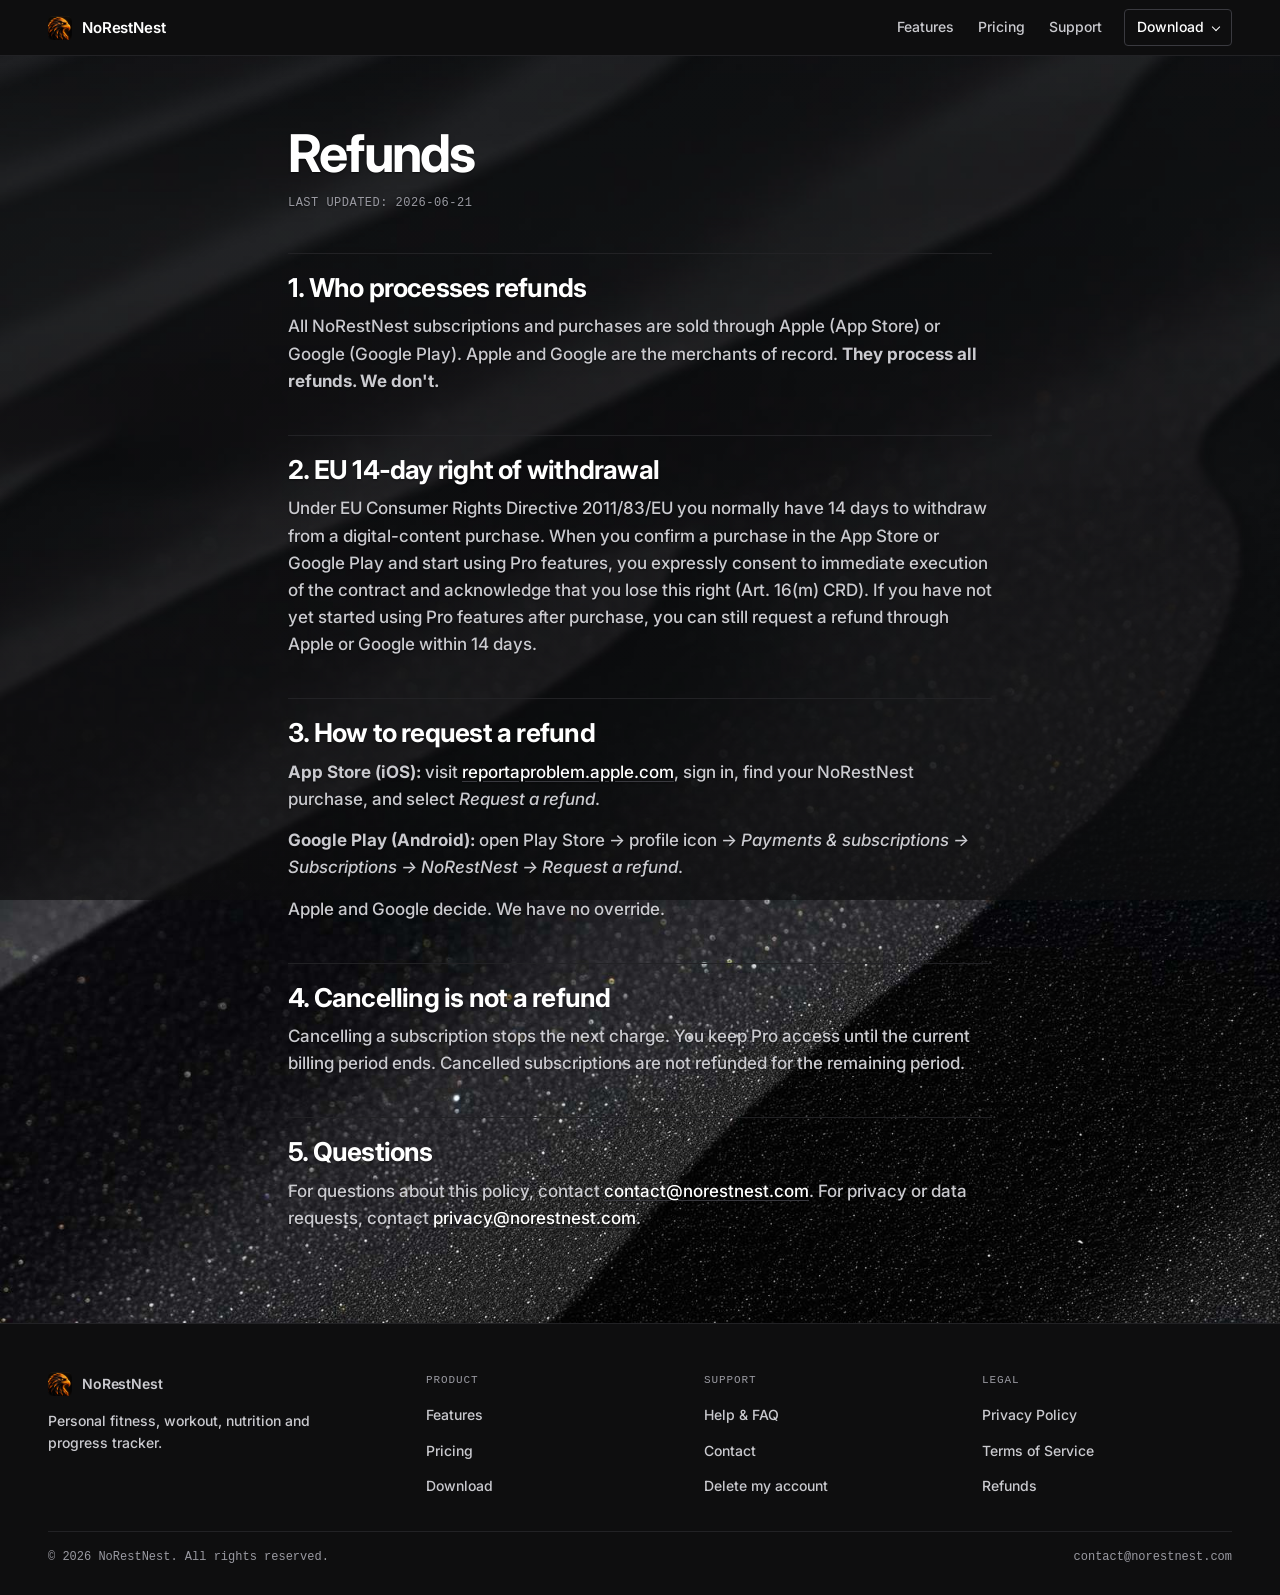
<file: refund-policy.html>
<!DOCTYPE html>
<html lang="en">
<head>
<meta charset="UTF-8">
<title>Redirecting…</title>
<meta http-equiv="refresh" content="0; url=/refund.html">
<link rel="canonical" href="https://www.norestnest.com/refund.html">
<meta name="robots" content="noindex">
<script>location.replace("/refund.html");</script>
</head>
<body>
Redirecting to <a href="/refund.html">Refunds</a>…
</body>
</html>
</file>
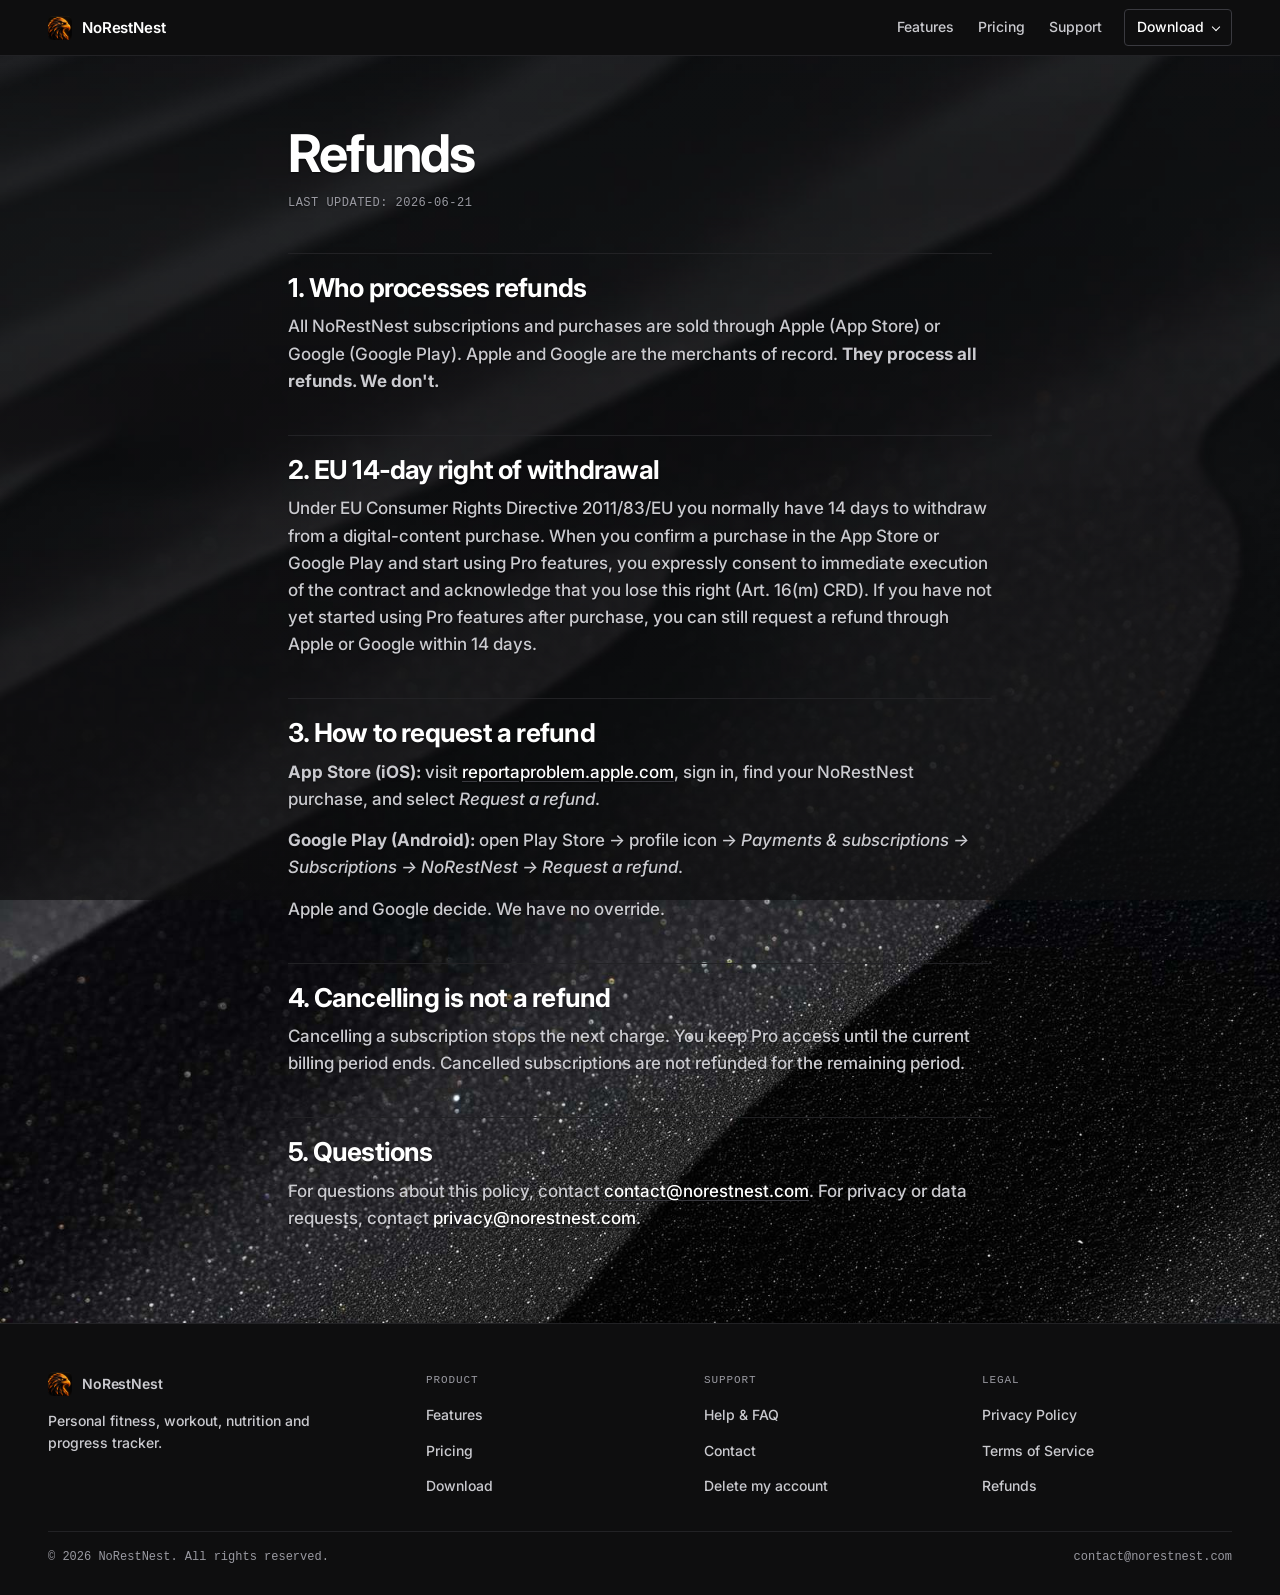
<file: refund.html>
<!DOCTYPE html>
<html lang="en" data-look="glass">
<head>
<meta charset="UTF-8" />
<meta name="viewport" content="width=device-width, initial-scale=1" />
<title>Refunds | NoRestNest</title>
<meta name="description" content="How NoRestNest refunds work. Short version: through Apple or Google, not us." />
<meta name="theme-color" content="#0E0E0F" />
<link rel="icon"      type="image/png" href="/assets/img/icon.png?v=2" />
<link rel="apple-touch-icon"          href="/assets/img/icon.png?v=2" />
<link rel="preconnect" href="https://fonts.googleapis.com" />
<link rel="preconnect" href="https://fonts.gstatic.com" crossorigin />
<link rel="stylesheet" href="https://fonts.googleapis.com/css2?family=Inter:wght@400;500;600;700;800&display=swap" />
<script>try{var l=localStorage.getItem("nrn-look");if(/^(neon|glass|aurora)$/.test(l))document.documentElement.dataset.look=l}catch(e){}</script>
<link rel="stylesheet" href="/assets/css/style.css?v=14" />

<!-- Google tag (gtag.js) -->
<script async src="https://www.googletagmanager.com/gtag/js?id=G-587GVXPDF7"></script>
<script>
  window.dataLayer = window.dataLayer || [];
  function gtag(){dataLayer.push(arguments);}
  gtag('js', new Date());
  gtag('config', 'G-587GVXPDF7');
</script>
</head>
<body>
<div class="bg-img" aria-hidden="true"></div><div class="bg-veil" aria-hidden="true"></div>

<header class="site-nav is-solid">
  <div class="container">
    <a class="brand" href="/">
      <span class="mark" aria-hidden="true"></span>
      <span>NoRestNest</span>
    </a>
    <nav class="nav-links" aria-label="Primary">
      <a href="/#features">Features</a>
      <a href="/#pricing">Pricing</a>
      <a href="/support.html">Support</a>
      <div class="nav-dl">
        <button type="button" class="nav-cta" aria-haspopup="true" aria-expanded="false" aria-controls="dl-menu">Download</button>
        <div class="nav-menu" id="dl-menu">
          <a href="https://play.google.com/store/apps/details?id=com.norestnest.app" target="_blank" rel="noopener"><svg viewBox="0 0 24 24" fill="currentColor" aria-hidden="true"><path d="M3.6 2.3c-.4.4-.6.9-.6 1.6v16.2c0 .7.2 1.2.6 1.6l9.4-9.6L3.6 2.3zM14.5 13l2.6 2.6-9.7 5.6c-.5.3-1 .3-1.4 0L14.5 13zM21 11.1c.7.4.7 1.4 0 1.8l-2.7 1.6-3-3 3-3 2.7 1.6zM5.9 2.7l9.7 5.6L13 11l-7.1-7.3c.4-.3 1-.4 1-.4z"/></svg><span><strong>Android</strong><small>Get it on Google Play</small></span></a>
          <a href="https://apps.apple.com/app/id6777070455" target="_blank" rel="noopener"><svg viewBox="0 0 24 24" fill="currentColor" aria-hidden="true"><path d="M16.4 12.6c0-2.4 2-3.6 2-3.6-1.1-1.6-2.8-1.8-3.4-1.8-1.4-.1-2.8.8-3.5.8-.7 0-1.9-.8-3.1-.8-1.6 0-3.1.9-3.9 2.4-1.7 2.9-.4 7.2 1.2 9.6.8 1.2 1.7 2.5 3 2.5 1.2 0 1.6-.8 3.1-.8s1.8.8 3.1.8 2.1-1.2 2.9-2.4c.9-1.4 1.3-2.7 1.3-2.8-.1-.1-2.7-1-2.7-3.9zM14 5.4c.6-.7 1-1.7.9-2.7-.9 0-2 .6-2.6 1.3-.5.6-1 1.6-.9 2.6 1 .1 2-.5 2.6-1.2z"/></svg><span><strong>iOS</strong><small>Get it on the App Store</small></span></a>
        </div>
      </div>
    </nav>
    <button class="nav-toggle" aria-label="Toggle navigation" aria-expanded="false">
      <svg viewBox="0 0 24 24" fill="none" stroke="currentColor" stroke-width="2" stroke-linecap="round"><path d="M4 7h16M4 12h16M4 17h16"/></svg>
    </button>
  </div>
</header>

<main class="legal">
  <div class="container">
    <h1>Refunds</h1>
    <p class="last-updated">Last updated: 2026-06-21</p>

    <h2>1. Who processes refunds</h2>
    <p>All NoRestNest subscriptions and purchases are sold through Apple (App Store) or Google (Google Play). Apple and Google are the merchants of record. <strong>They process all refunds. We don't.</strong></p>

    <h2>2. EU 14-day right of withdrawal</h2>
    <p>Under EU Consumer Rights Directive 2011/83/EU you normally have 14 days to withdraw from a digital-content purchase. When you confirm a purchase in the App Store or Google Play and start using Pro features, you expressly consent to immediate execution of the contract and acknowledge that you lose this right (Art. 16(m) CRD). If you have not yet started using Pro features after purchase, you can still request a refund through Apple or Google within 14 days.</p>

    <h2>3. How to request a refund</h2>
    <p><strong>App Store (iOS):</strong> visit <a href="https://reportaproblem.apple.com/" target="_blank" rel="noopener">reportaproblem.apple.com</a>, sign in, find your NoRestNest purchase, and select <em>Request a refund</em>.</p>
    <p><strong>Google Play (Android):</strong> open Play Store → profile icon → <em>Payments &amp; subscriptions → Subscriptions → NoRestNest → Request a refund</em>.</p>
    <p>Apple and Google decide. We have no override.</p>

    <h2>4. Cancelling is not a refund</h2>
    <p>Cancelling a subscription stops the next charge. You keep Pro access until the current billing period ends. Cancelled subscriptions are not refunded for the remaining period.</p>

    <h2>5. Questions</h2>
    <p>For questions about this policy, contact <a href="mailto:contact@norestnest.com">contact@norestnest.com</a>. For privacy or data requests, contact <a href="mailto:privacy@norestnest.com">privacy@norestnest.com</a>.</p>
  </div>
</main>

<footer class="site-footer">
  <div class="container">
    <div class="footer-grid">
      <div class="footer-brand">
        <a class="brand" href="/" style="margin-bottom:14px;">
          <span class="mark" aria-hidden="true"></span>
          <span>NoRestNest</span>
        </a>
        <p>Personal fitness, workout, nutrition and progress tracker.</p>
      </div>
      <div>
        <h4>Product</h4>
        <ul>
          <li><a href="/#features">Features</a></li>
          <li><a href="/#pricing">Pricing</a></li>
          <li><a href="/#download">Download</a></li>
        </ul>
      </div>
      <div>
        <h4>Support</h4>
        <ul>
          <li><a href="/support.html">Help &amp; FAQ</a></li>
          <li><a href="mailto:contact@norestnest.com">Contact</a></li>
          <li><a href="/support.html#delete">Delete my account</a></li>
        </ul>
      </div>
      <div>
        <h4>Legal</h4>
        <ul>
          <li><a href="/privacy.html">Privacy Policy</a></li>
          <li><a href="/terms.html">Terms of Service</a></li>
          <li><a href="/refund.html">Refunds</a></li>
        </ul>
      </div>
    </div>
    <div class="footer-bottom">
      <span>&copy; <span id="y">2026</span> NoRestNest. All rights reserved.</span>
      <span><a href="mailto:contact@norestnest.com">contact@norestnest.com</a></span>
    </div>
  </div>
</footer>

<script src="/assets/js/main.js?v=12" defer></script>
</body>
</html>
</file>
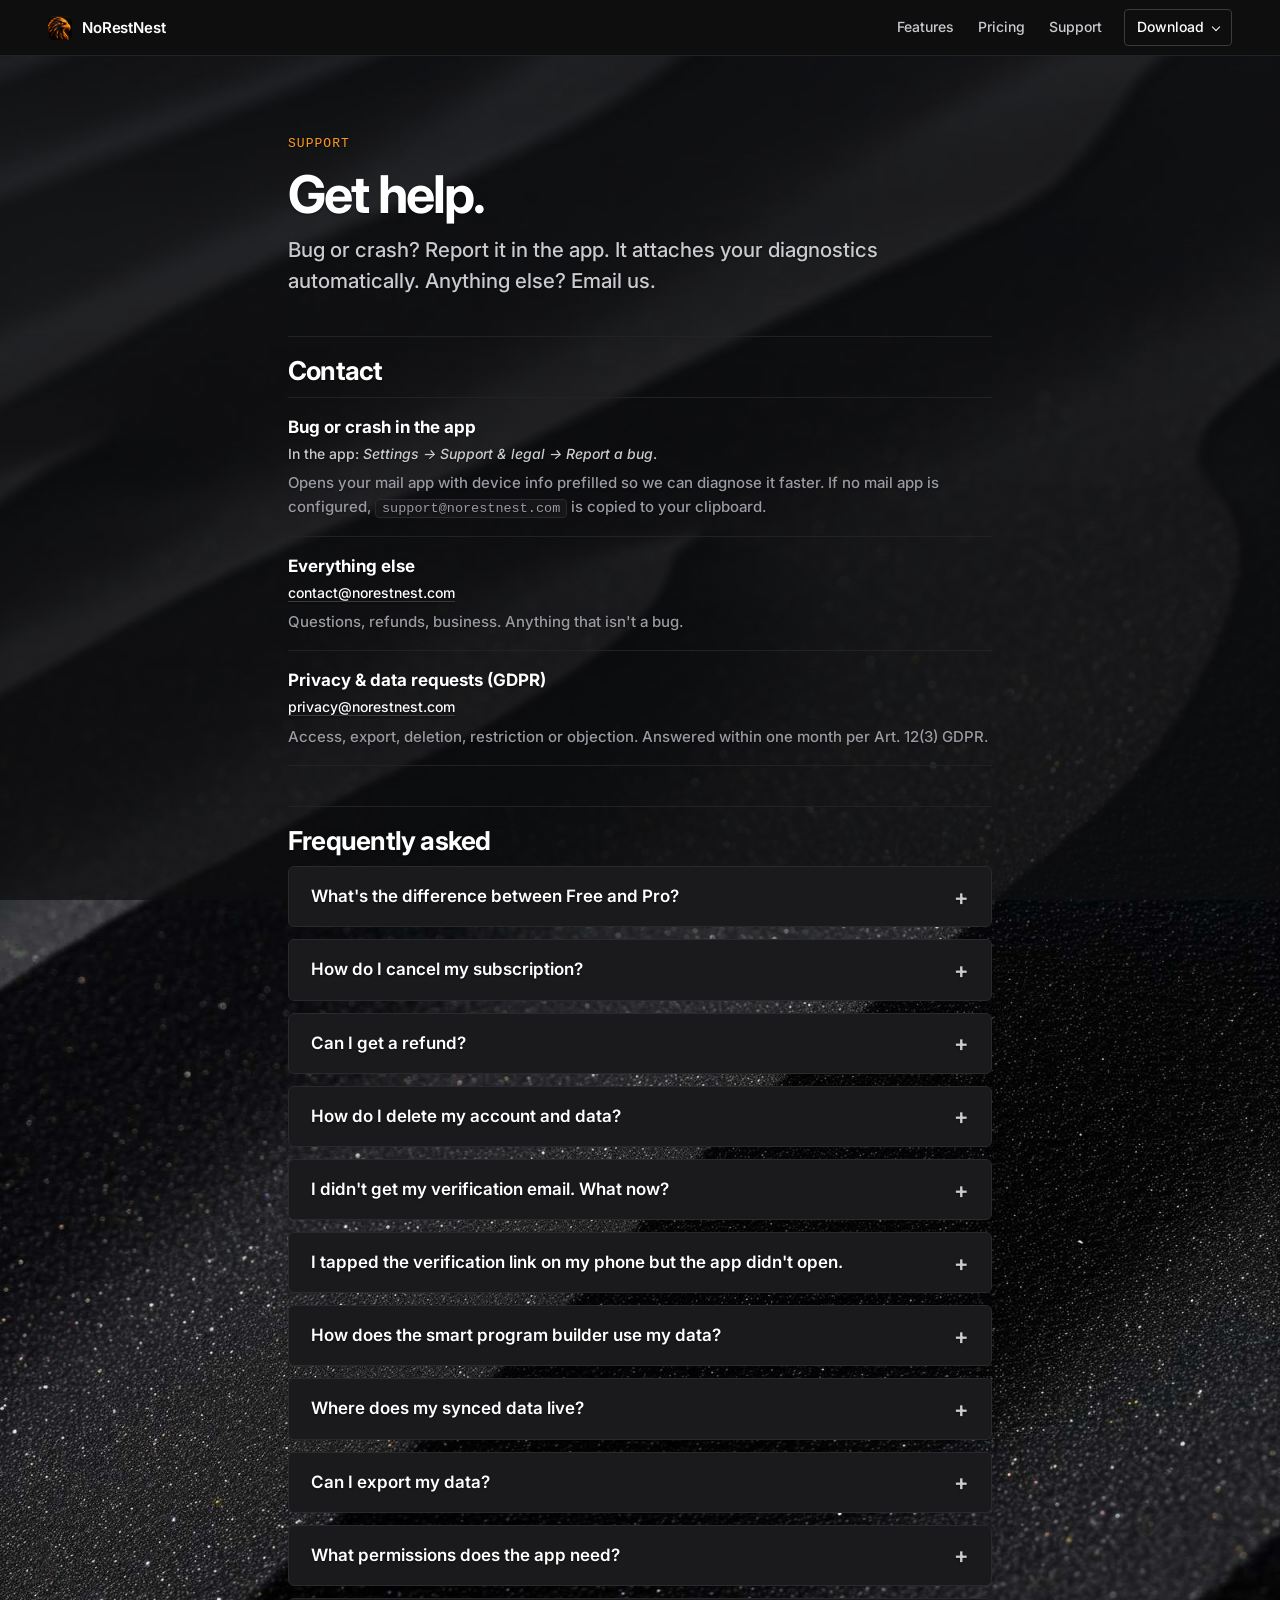
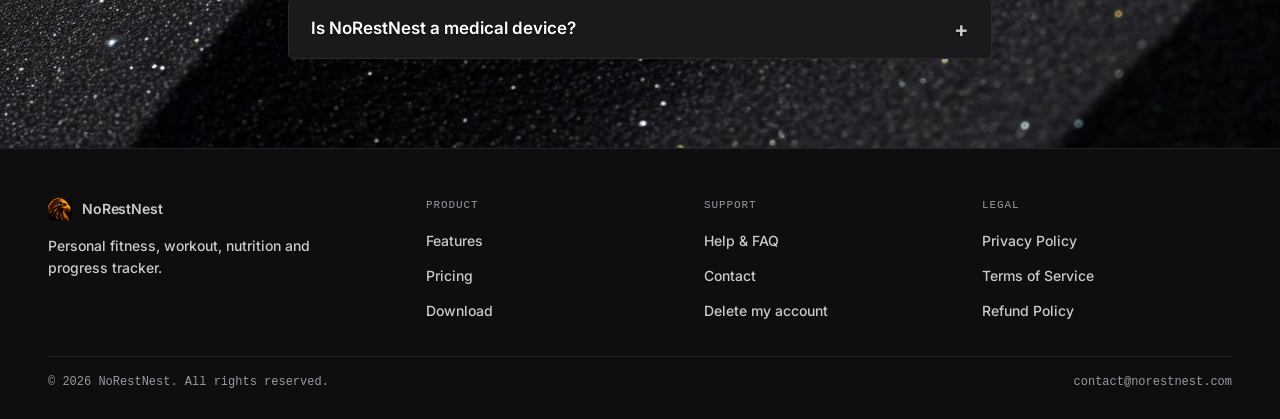
<file: support.html>
<!DOCTYPE html>
<html lang="en" data-look="glass">
<head>
<meta charset="UTF-8" />
<meta name="viewport" content="width=device-width, initial-scale=1" />
<title>Support | NoRestNest</title>
<meta name="description" content="Get help with NoRestNest. Contact, FAQ, and account deletion." />
<meta name="theme-color" content="#0E0E0F" />
<link rel="icon"      type="image/png" href="/assets/img/icon.png?v=2" />
<link rel="apple-touch-icon"          href="/assets/img/icon.png?v=2" />
<link rel="preconnect" href="https://fonts.googleapis.com" />
<link rel="preconnect" href="https://fonts.gstatic.com" crossorigin />
<link rel="stylesheet" href="https://fonts.googleapis.com/css2?family=Inter:wght@400;500;600;700;800&display=swap" />
<script>try{var l=localStorage.getItem("nrn-look");if(/^(neon|glass|aurora)$/.test(l))document.documentElement.dataset.look=l}catch(e){}</script>
<link rel="stylesheet" href="/assets/css/style.css?v=14" />
<style>
  details {
    background: var(--surface);
    border: 1px solid var(--border);
    border-radius: var(--radius);
    padding: 16px 22px;
    margin-bottom: 12px;
  }
  details[open] { border-color: rgba(77,163,255,0.4); }
  summary {
    cursor: pointer;
    font-weight: 600;
    color: var(--text);
    list-style: none;
    display: flex; align-items: center; justify-content: space-between; gap: 14px;
  }
  summary::-webkit-details-marker { display: none; }
  summary::after {
    content: "+"; color: var(--text-muted); font-size: 22px; line-height: 1;
    transition: transform .2s ease;
  }
  details[open] summary::after { transform: rotate(45deg); }
  details p, details ol, details ul { color: var(--text-muted); margin-top: 10px; }
  details ol, details ul { padding-left: 22px; }
</style>

<!-- Google tag (gtag.js) -->
<script async src="https://www.googletagmanager.com/gtag/js?id=G-587GVXPDF7"></script>
<script>
  window.dataLayer = window.dataLayer || [];
  function gtag(){dataLayer.push(arguments);}
  gtag('js', new Date());
  gtag('config', 'G-587GVXPDF7');
</script>
</head>
<body>
<div class="bg-img" aria-hidden="true"></div><div class="bg-veil" aria-hidden="true"></div>

<header class="site-nav is-solid">
  <div class="container">
    <a class="brand" href="/">
      <span class="mark" aria-hidden="true"></span>
      <span>NoRestNest</span>
    </a>
    <nav class="nav-links" aria-label="Primary">
      <a href="/#features">Features</a>
      <a href="/#pricing">Pricing</a>
      <a href="/support.html">Support</a>
      <div class="nav-dl">
        <button type="button" class="nav-cta" aria-haspopup="true" aria-expanded="false" aria-controls="dl-menu">Download</button>
        <div class="nav-menu" id="dl-menu">
          <a href="https://play.google.com/store/apps/details?id=com.norestnest.app" target="_blank" rel="noopener"><svg viewBox="0 0 24 24" fill="currentColor" aria-hidden="true"><path d="M3.6 2.3c-.4.4-.6.9-.6 1.6v16.2c0 .7.2 1.2.6 1.6l9.4-9.6L3.6 2.3zM14.5 13l2.6 2.6-9.7 5.6c-.5.3-1 .3-1.4 0L14.5 13zM21 11.1c.7.4.7 1.4 0 1.8l-2.7 1.6-3-3 3-3 2.7 1.6zM5.9 2.7l9.7 5.6L13 11l-7.1-7.3c.4-.3 1-.4 1-.4z"/></svg><span><strong>Android</strong><small>Get it on Google Play</small></span></a>
          <a href="https://apps.apple.com/app/id6777070455" target="_blank" rel="noopener"><svg viewBox="0 0 24 24" fill="currentColor" aria-hidden="true"><path d="M16.4 12.6c0-2.4 2-3.6 2-3.6-1.1-1.6-2.8-1.8-3.4-1.8-1.4-.1-2.8.8-3.5.8-.7 0-1.9-.8-3.1-.8-1.6 0-3.1.9-3.9 2.4-1.7 2.9-.4 7.2 1.2 9.6.8 1.2 1.7 2.5 3 2.5 1.2 0 1.6-.8 3.1-.8s1.8.8 3.1.8 2.1-1.2 2.9-2.4c.9-1.4 1.3-2.7 1.3-2.8-.1-.1-2.7-1-2.7-3.9zM14 5.4c.6-.7 1-1.7.9-2.7-.9 0-2 .6-2.6 1.3-.5.6-1 1.6-.9 2.6 1 .1 2-.5 2.6-1.2z"/></svg><span><strong>iOS</strong><small>Get it on the App Store</small></span></a>
        </div>
      </div>
    </nav>
    <button class="nav-toggle" aria-label="Toggle navigation" aria-expanded="false">
      <svg viewBox="0 0 24 24" fill="none" stroke="currentColor" stroke-width="2" stroke-linecap="round"><path d="M4 7h16M4 12h16M4 17h16"/></svg>
    </button>
  </div>
</header>

<main class="legal">
  <div class="container">

    <span class="eyebrow">Support</span>
    <h1>Get help.</h1>
    <p class="lead">Bug or crash? Report it in the app. It attaches your diagnostics automatically. Anything else? Email us.</p>

    <!-- Contact -->
    <h2 id="contact">Contact</h2>
    <div class="contact-card" style="margin: 12px 0 30px;">
      <div class="row">
        <div>
          <strong>Bug or crash in the app</strong>
          <p>In the app: <em>Settings → Support &amp; legal → Report a bug</em>.</p>
          <p style="font-size:15px; color: var(--text-dim); margin-top:6px;">Opens your mail app with device info prefilled so we can diagnose it faster. If no mail app is configured, <code>support@norestnest.com</code> is copied to your clipboard.</p>
        </div>
      </div>
      <div class="row">
        <div>
          <strong>Everything else</strong>
          <p><a href="mailto:contact@norestnest.com">contact@norestnest.com</a></p>
          <p style="font-size:15px; color: var(--text-dim); margin-top:6px;">Questions, refunds, business. Anything that isn't a bug.</p>
        </div>
      </div>
      <div class="row">
        <div>
          <strong>Privacy &amp; data requests (GDPR)</strong>
          <p><a href="mailto:privacy@norestnest.com">privacy@norestnest.com</a></p>
          <p style="font-size:15px; color: var(--text-dim); margin-top:6px;">Access, export, deletion, restriction or objection. Answered within one month per Art. 12(3) GDPR.</p>
        </div>
      </div>
    </div>

    <!-- FAQ -->
    <h2 id="faq">Frequently asked</h2>

    <details>
      <summary>What's the difference between Free and Pro?</summary>
      <p>Free covers everything you need to log a workout: per-set tracking, progression suggestions, body explorer, nutrition log, progress charts. Pro adds:</p>
      <ul>
        <li>Smart program builder</li>
        <li>Cloud sync across multiple devices</li>
        <li>Unlimited program history and exports</li>
      </ul>
    </details>

    <details>
      <summary>How do I cancel my subscription?</summary>
      <p><strong>Android (Google Play):</strong> Open Google Play → Profile icon → Payments &amp; Subscriptions → Subscriptions → NoRestNest → Cancel.</p>
      <p><strong>iOS (App Store):</strong> Open Settings → tap your name → Subscriptions → NoRestNest → Cancel.</p>
      <p>You keep Pro until the end of the current billing period. Full details on the <a href="/refund.html">Refund Policy</a> page.</p>
    </details>

    <details>
      <summary>Can I get a refund?</summary>
      <p>Refunds go through Google Play or the Apple App Store directly. NoRestNest doesn't process them. There's typically a 48-hour window after purchase. See the <a href="/refund.html">Refund Policy</a> for the exact steps.</p>
    </details>

    <details id="delete">
      <summary>How do I delete my account and data?</summary>
      <ol>
        <li>Open the app and go to <strong>Profile → Account actions → Delete Account</strong>.</li>
        <li>Your account is marked for deletion. Other devices are signed out automatically.</li>
        <li>On Android, your Google Play subscription is auto-cancelled. On iOS, the app opens Settings so you can cancel the subscription manually.</li>
        <li>A 30-day grace period starts. You can cancel deletion from the recovery page during this window.</li>
        <li>Or choose <strong>Delete now</strong> to skip the grace period and remove everything immediately.</li>
        <li>After deletion: every cloud document, every cloud file, your RevenueCat customer record and any referral codes that listed you as inviter are removed.</li>
      </ol>
      <p>Can't reach the in-app flow? Email <a href="mailto:privacy@norestnest.com">privacy@norestnest.com</a> from the address on your account and we'll process it manually.</p>
    </details>

    <details>
      <summary>I didn't get my verification email. What now?</summary>
      <ol>
        <li>Check spam. Verification mail comes from <code>noreply@norestnest.com</code>.</li>
        <li>Wait 1–2 minutes. Mail through our EU server is usually instant but can occasionally queue.</li>
        <li>In the app, tap <strong>Resend</strong> to fire a fresh link. Links expire after 3 days.</li>
        <li>Still stuck? Email <a href="mailto:contact@norestnest.com">contact@norestnest.com</a> with the address you registered with.</li>
      </ol>
    </details>

    <details>
      <summary>I tapped the verification link on my phone but the app didn't open.</summary>
      <p>Make sure the NoRestNest app is installed on the device where you opened the link. If the app is installed and the link still opens this website instead, fully close NoRestNest (swipe away) and tap the link again. Android sometimes caches the default handler. As a last resort, re-tap <strong>Resend</strong> in the app to get a fresh link.</p>
    </details>

    <details>
      <summary>How does the smart program builder use my data?</summary>
      <p>When you generate a program, only the inputs you provide for that request (goal, equipment, days per week, free-text answers) are sent to Anthropic's Claude API. Your full account, photos, sync content and history are never sent. Anthropic's commercial terms exclude API inputs and outputs from model training by default.</p>
    </details>

    <details>
      <summary>Where does my synced data live?</summary>
      <p>Synced workout, nutrition and progress data is stored on Google Firebase servers in the United States (Iowa region) under EU Standard Contractual Clauses and the EU–US Data Privacy Framework. Verification and password-reset email pass through our own EU mail server. Full details in the <a href="/privacy.html">Privacy Policy</a>.</p>
    </details>

    <details>
      <summary>Can I export my data?</summary>
      <p>Yes. Email <a href="mailto:privacy@norestnest.com">privacy@norestnest.com</a> from the address on your account and we'll send a machine-readable export of your workouts, nutrition logs, body measurements and progress photos within one month (GDPR Art. 20).</p>
    </details>

    <details>
      <summary>What permissions does the app need?</summary>
      <ul>
        <li><strong>Camera:</strong> barcode scanning, label scanning, meal/progress photos. Optional.</li>
        <li><strong>Photo library:</strong> pick existing meal/progress photos. Optional.</li>
        <li><strong>Internet:</strong> cloud sync, authentication, in-app purchases.</li>
      </ul>
      <p>We never ask for location, microphone, contacts, calendar or background camera access.</p>
    </details>

    <details>
      <summary>Is NoRestNest a medical device?</summary>
      <p>No. NoRestNest is a consumer fitness, nutrition and progress tracker. It is not a medical device, not medical advice, and not a substitute for a qualified professional. If you have a medical condition or are pregnant, consult a doctor before starting or changing a training or nutrition plan.</p>
    </details>

  </div>
</main>

<footer class="site-footer">
  <div class="container">
    <div class="footer-grid">
      <div class="footer-brand">
        <a class="brand" href="/" style="margin-bottom:14px;">
          <span class="mark" aria-hidden="true"></span>
          <span>NoRestNest</span>
        </a>
        <p>Personal fitness, workout, nutrition and progress tracker.</p>
      </div>
      <div>
        <h4>Product</h4>
        <ul>
          <li><a href="/#features">Features</a></li>
          <li><a href="/#pricing">Pricing</a></li>
          <li><a href="/#download">Download</a></li>
        </ul>
      </div>
      <div>
        <h4>Support</h4>
        <ul>
          <li><a href="/support.html">Help &amp; FAQ</a></li>
          <li><a href="mailto:contact@norestnest.com">Contact</a></li>
          <li><a href="/support.html#delete">Delete my account</a></li>
        </ul>
      </div>
      <div>
        <h4>Legal</h4>
        <ul>
          <li><a href="/privacy.html">Privacy Policy</a></li>
          <li><a href="/terms.html">Terms of Service</a></li>
          <li><a href="/refund.html">Refund Policy</a></li>
        </ul>
      </div>
    </div>
    <div class="footer-bottom">
      <span>&copy; <span id="y">2026</span> NoRestNest. All rights reserved.</span>
      <span><a href="mailto:contact@norestnest.com">contact@norestnest.com</a></span>
    </div>
  </div>
</footer>

<script src="/assets/js/main.js?v=12" defer></script>
</body>
</html>
</file>
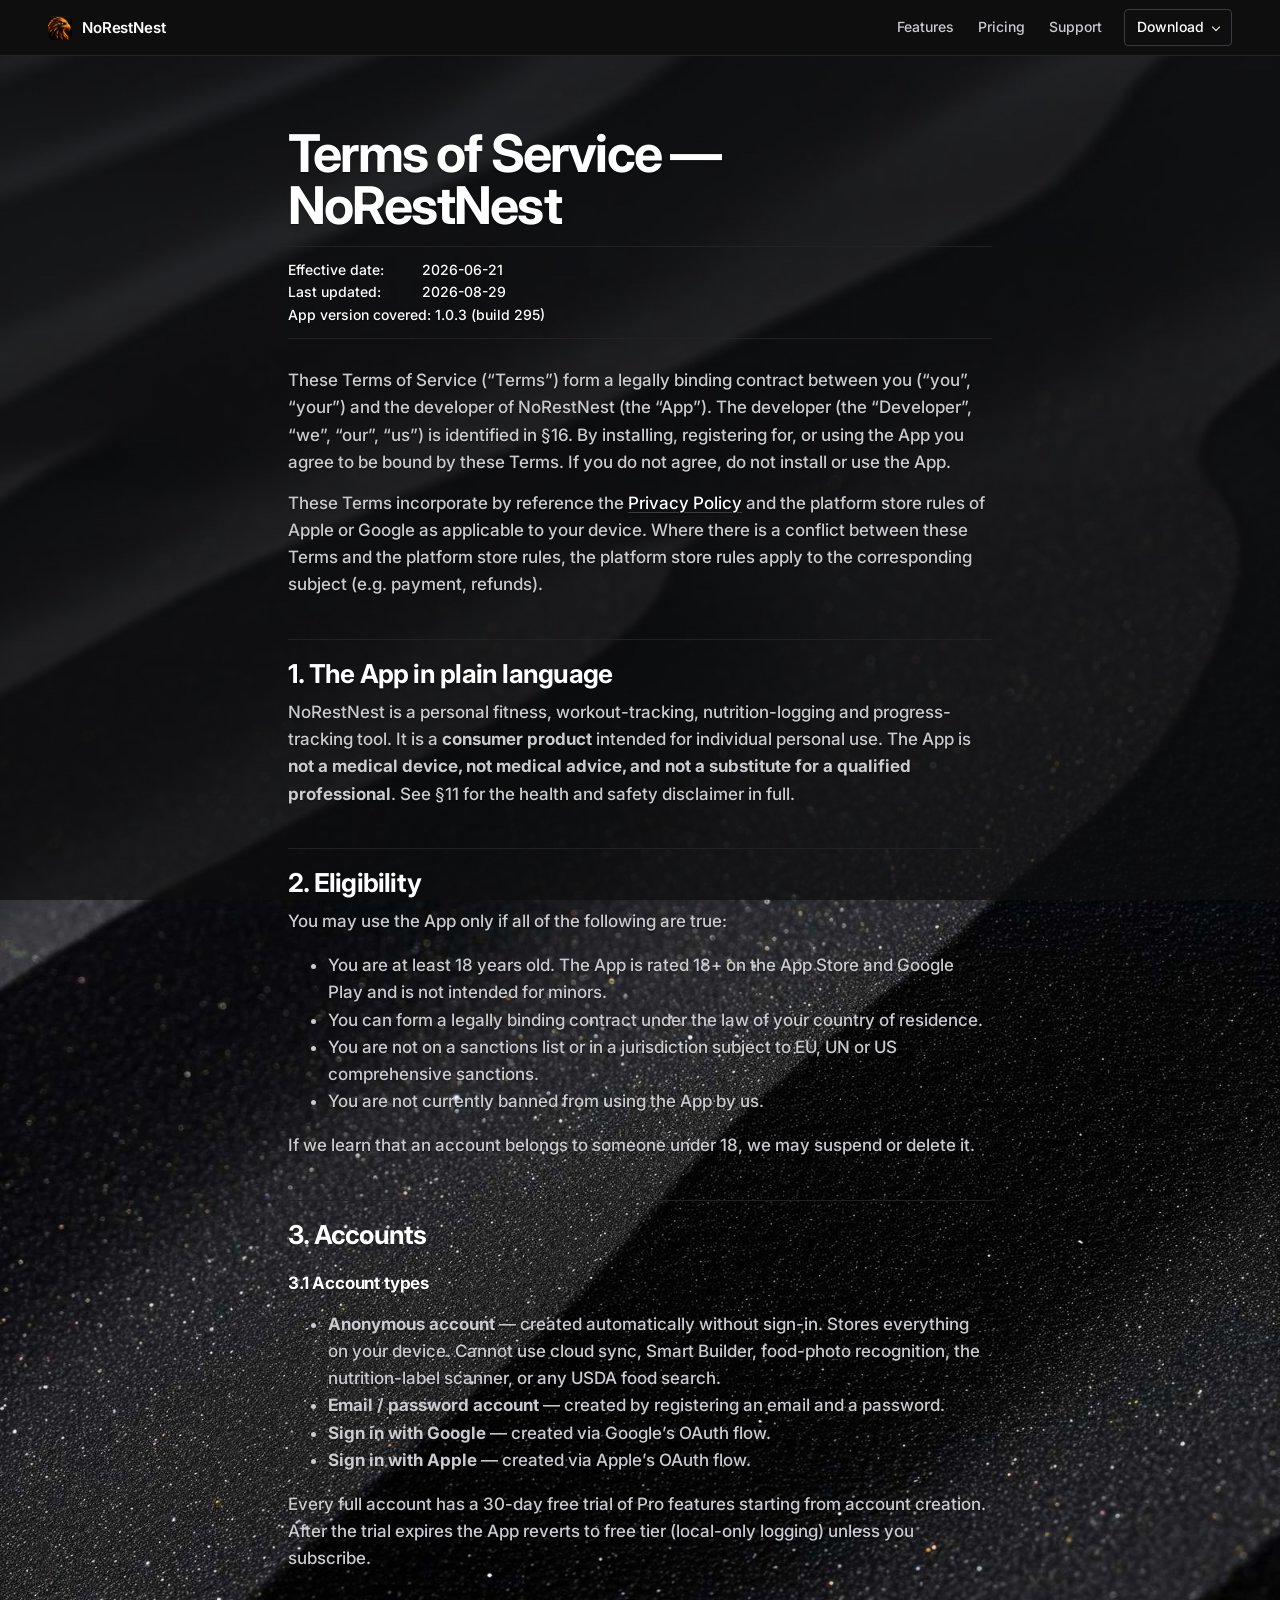
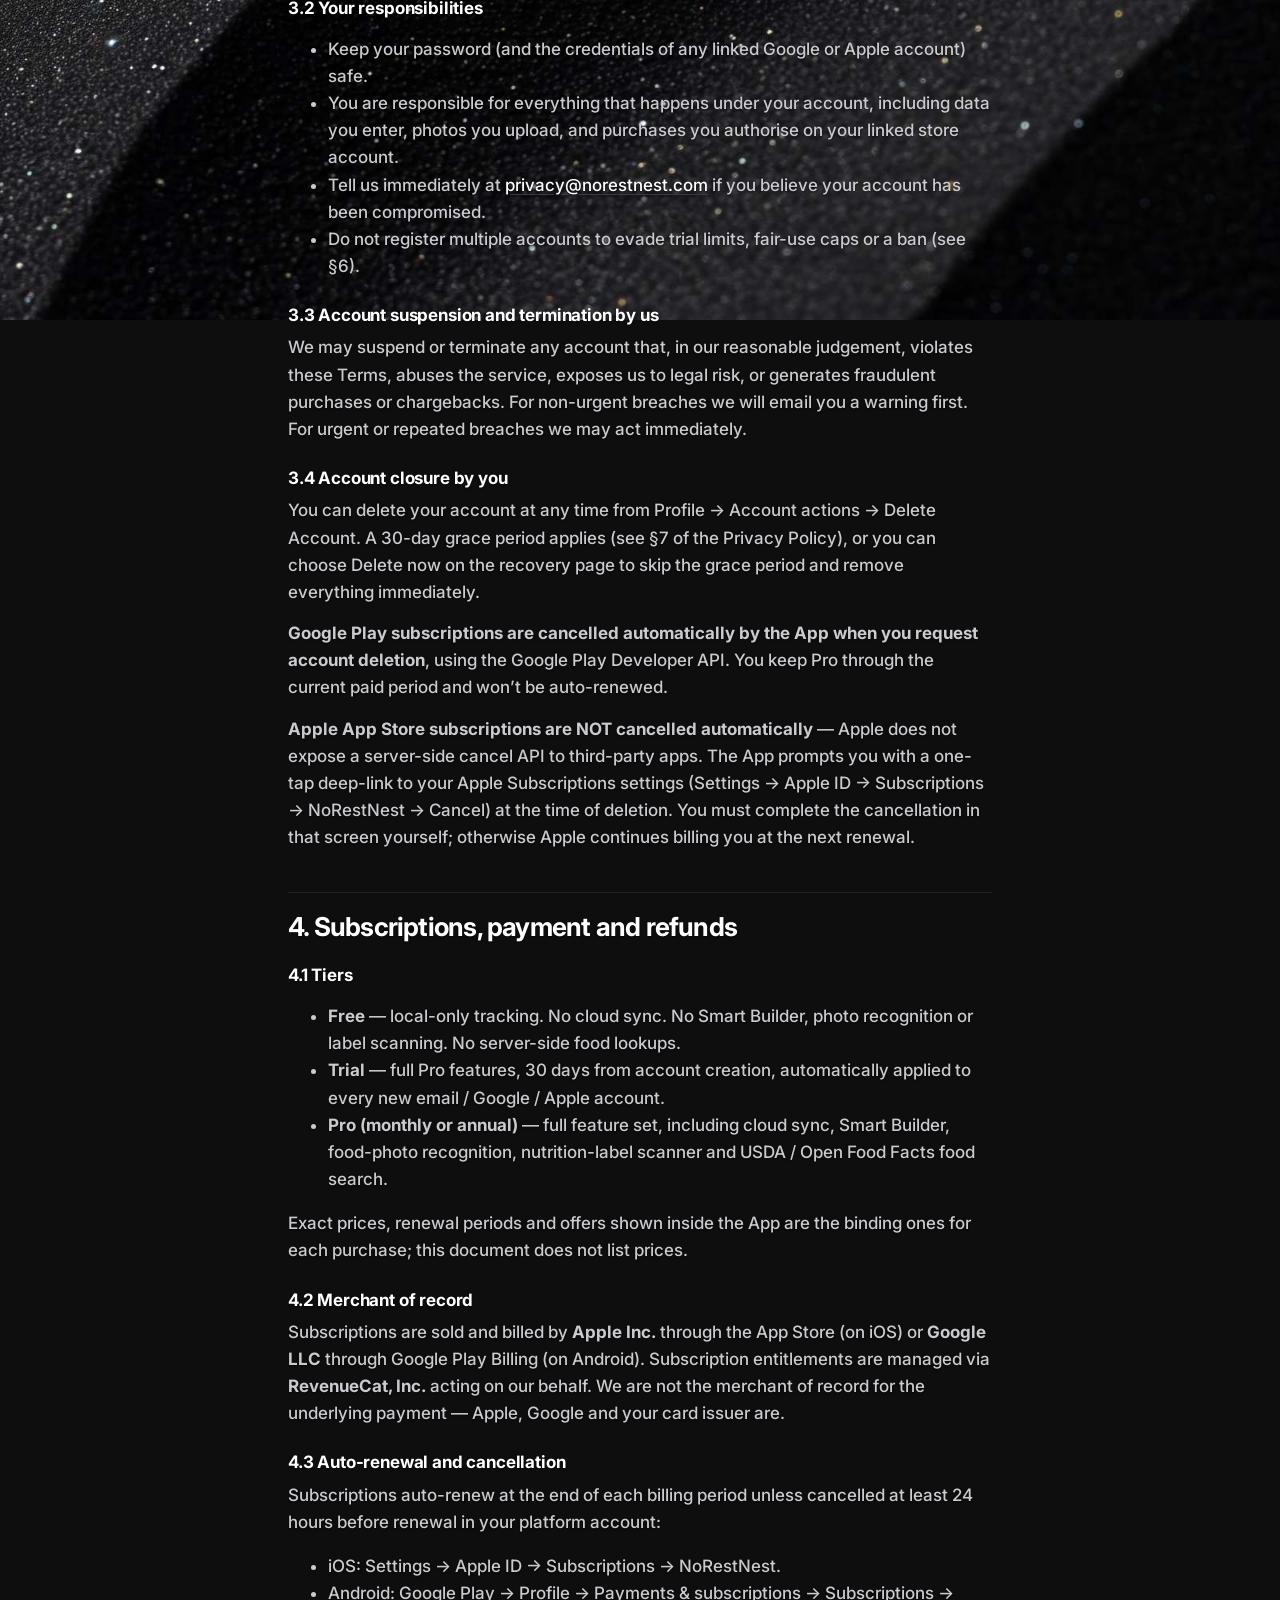
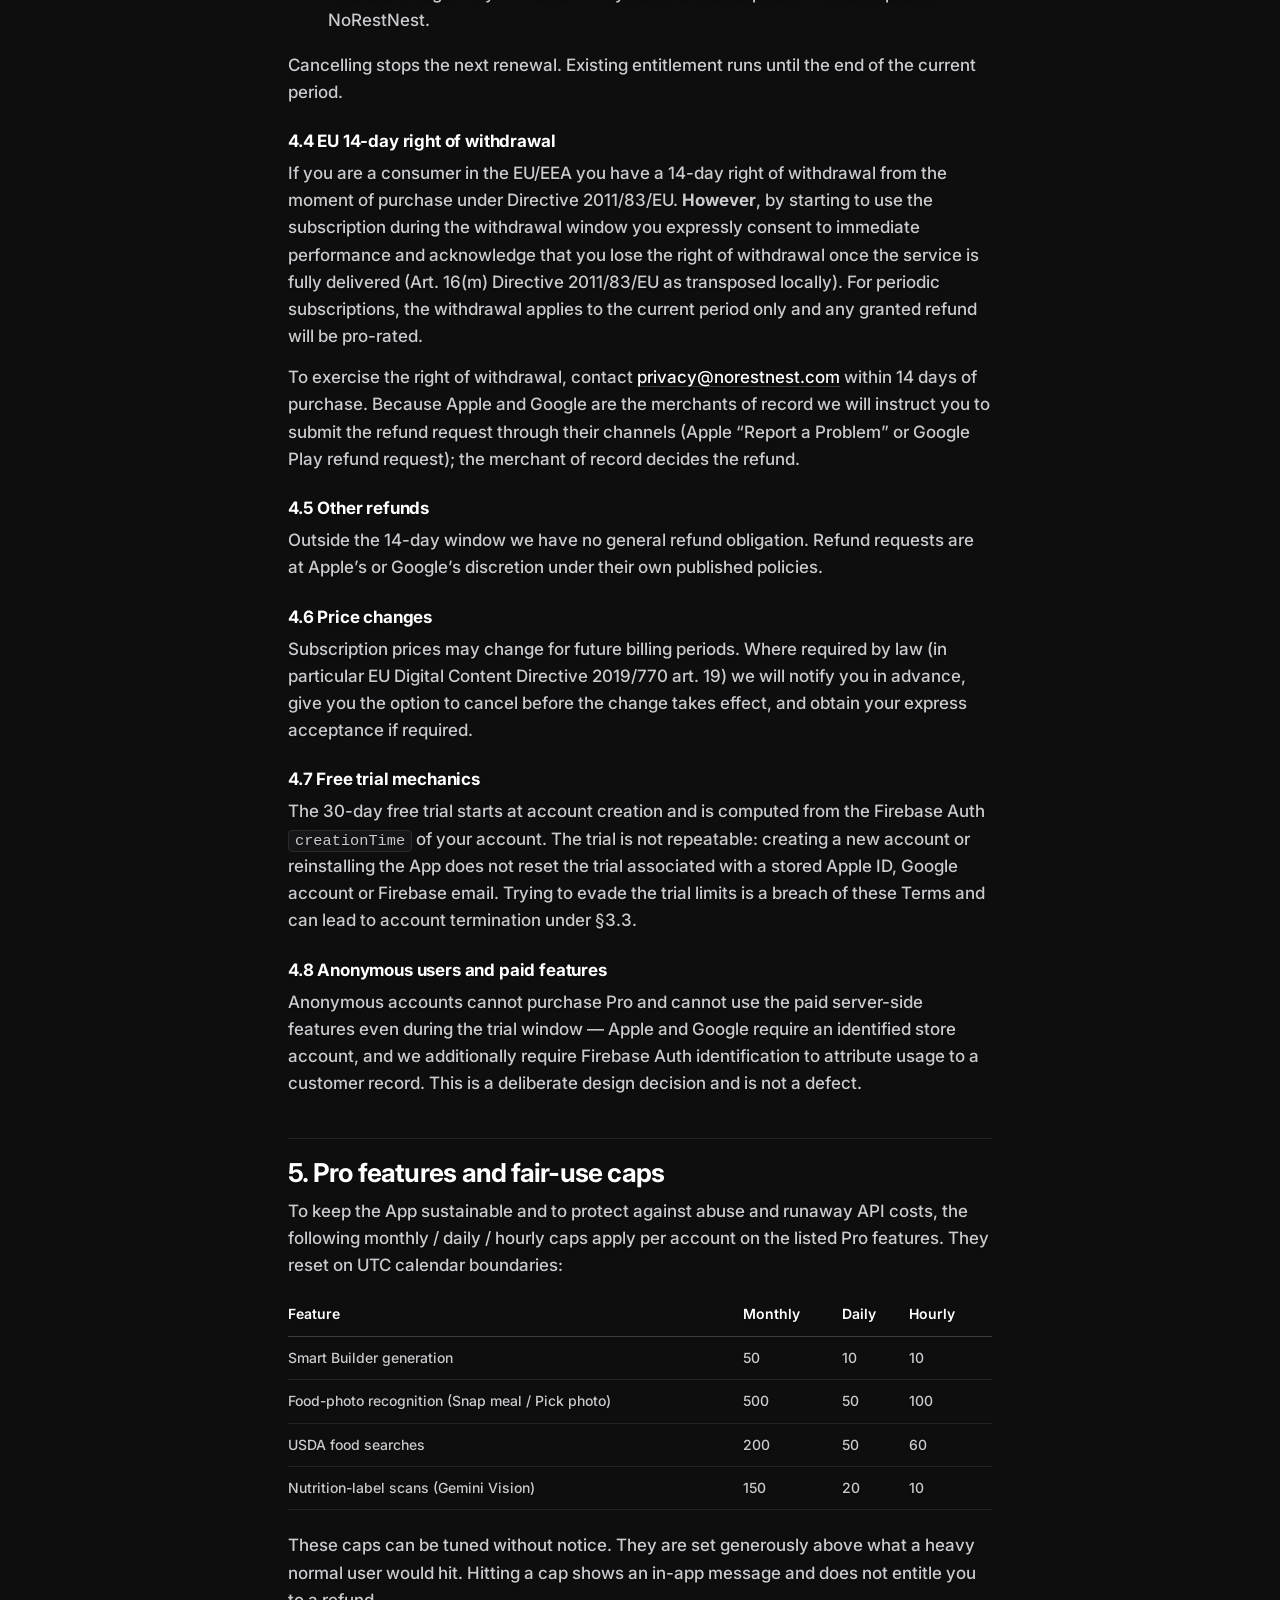
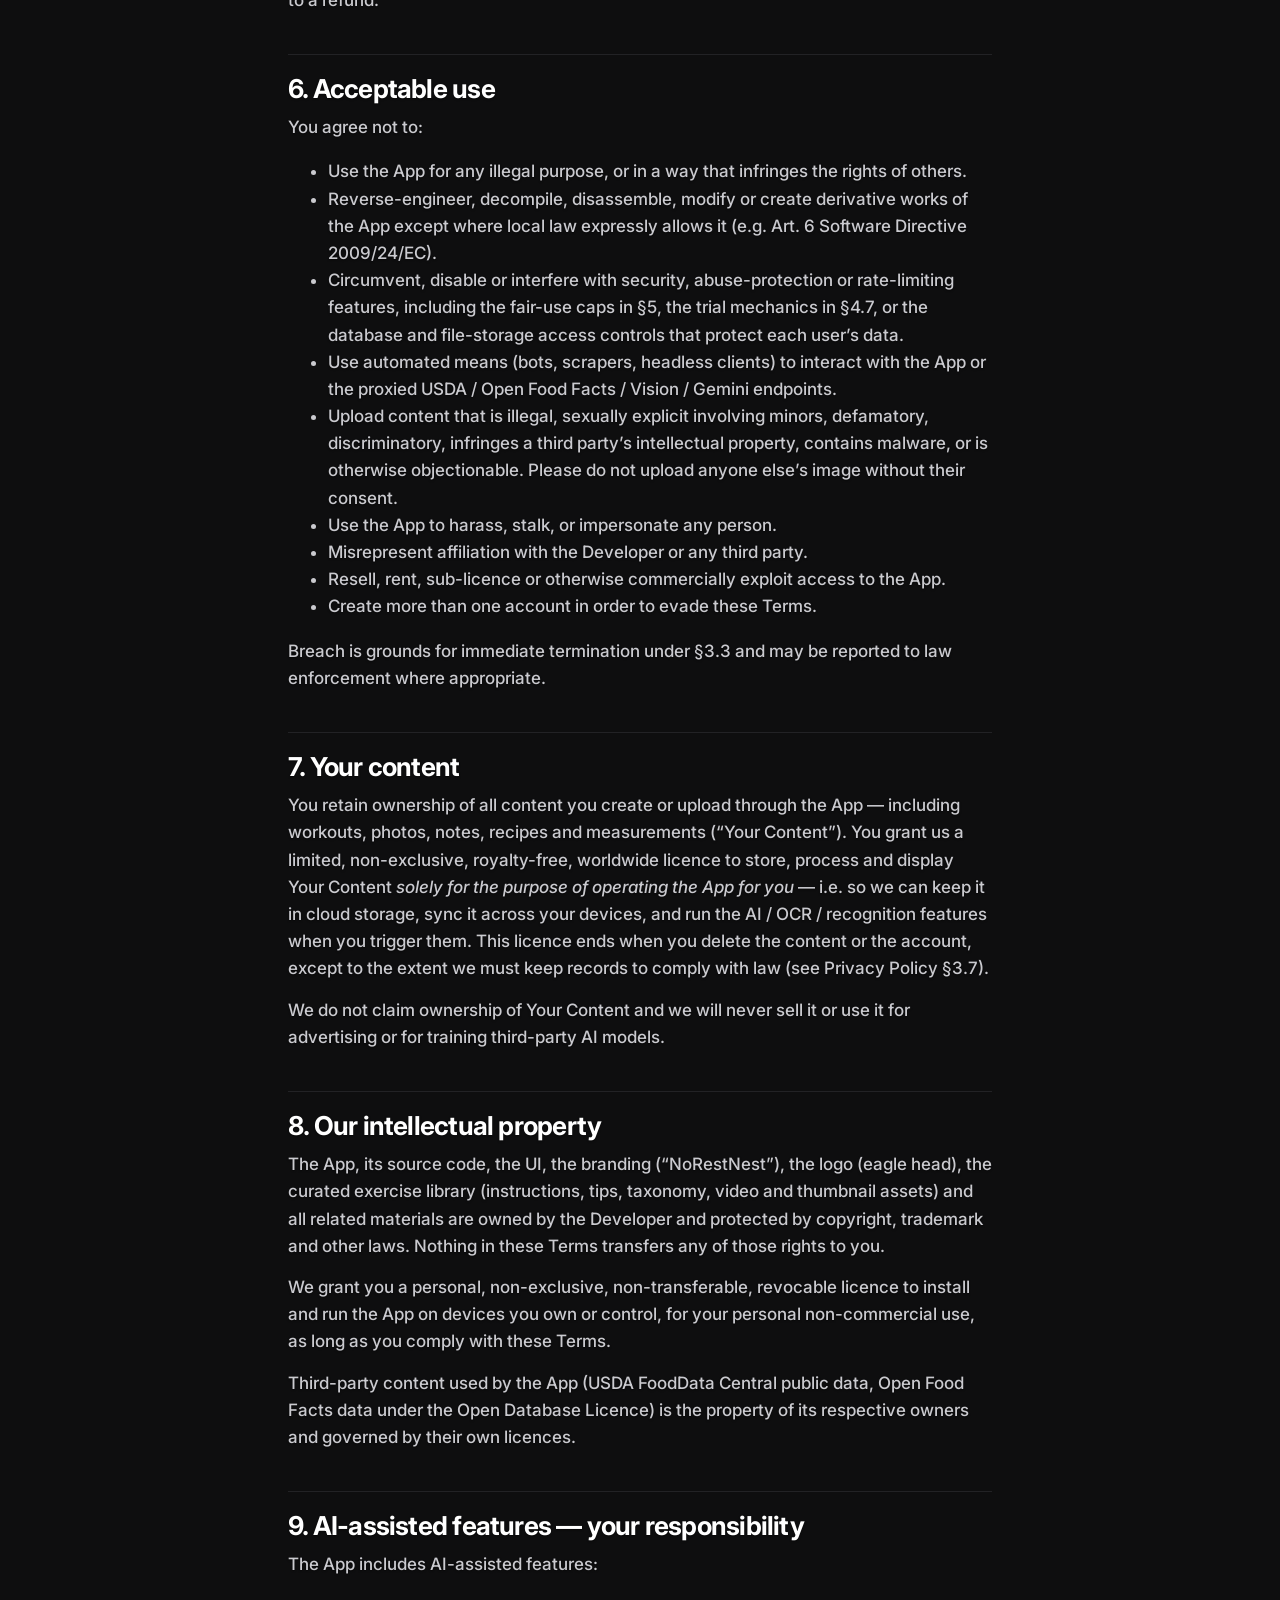
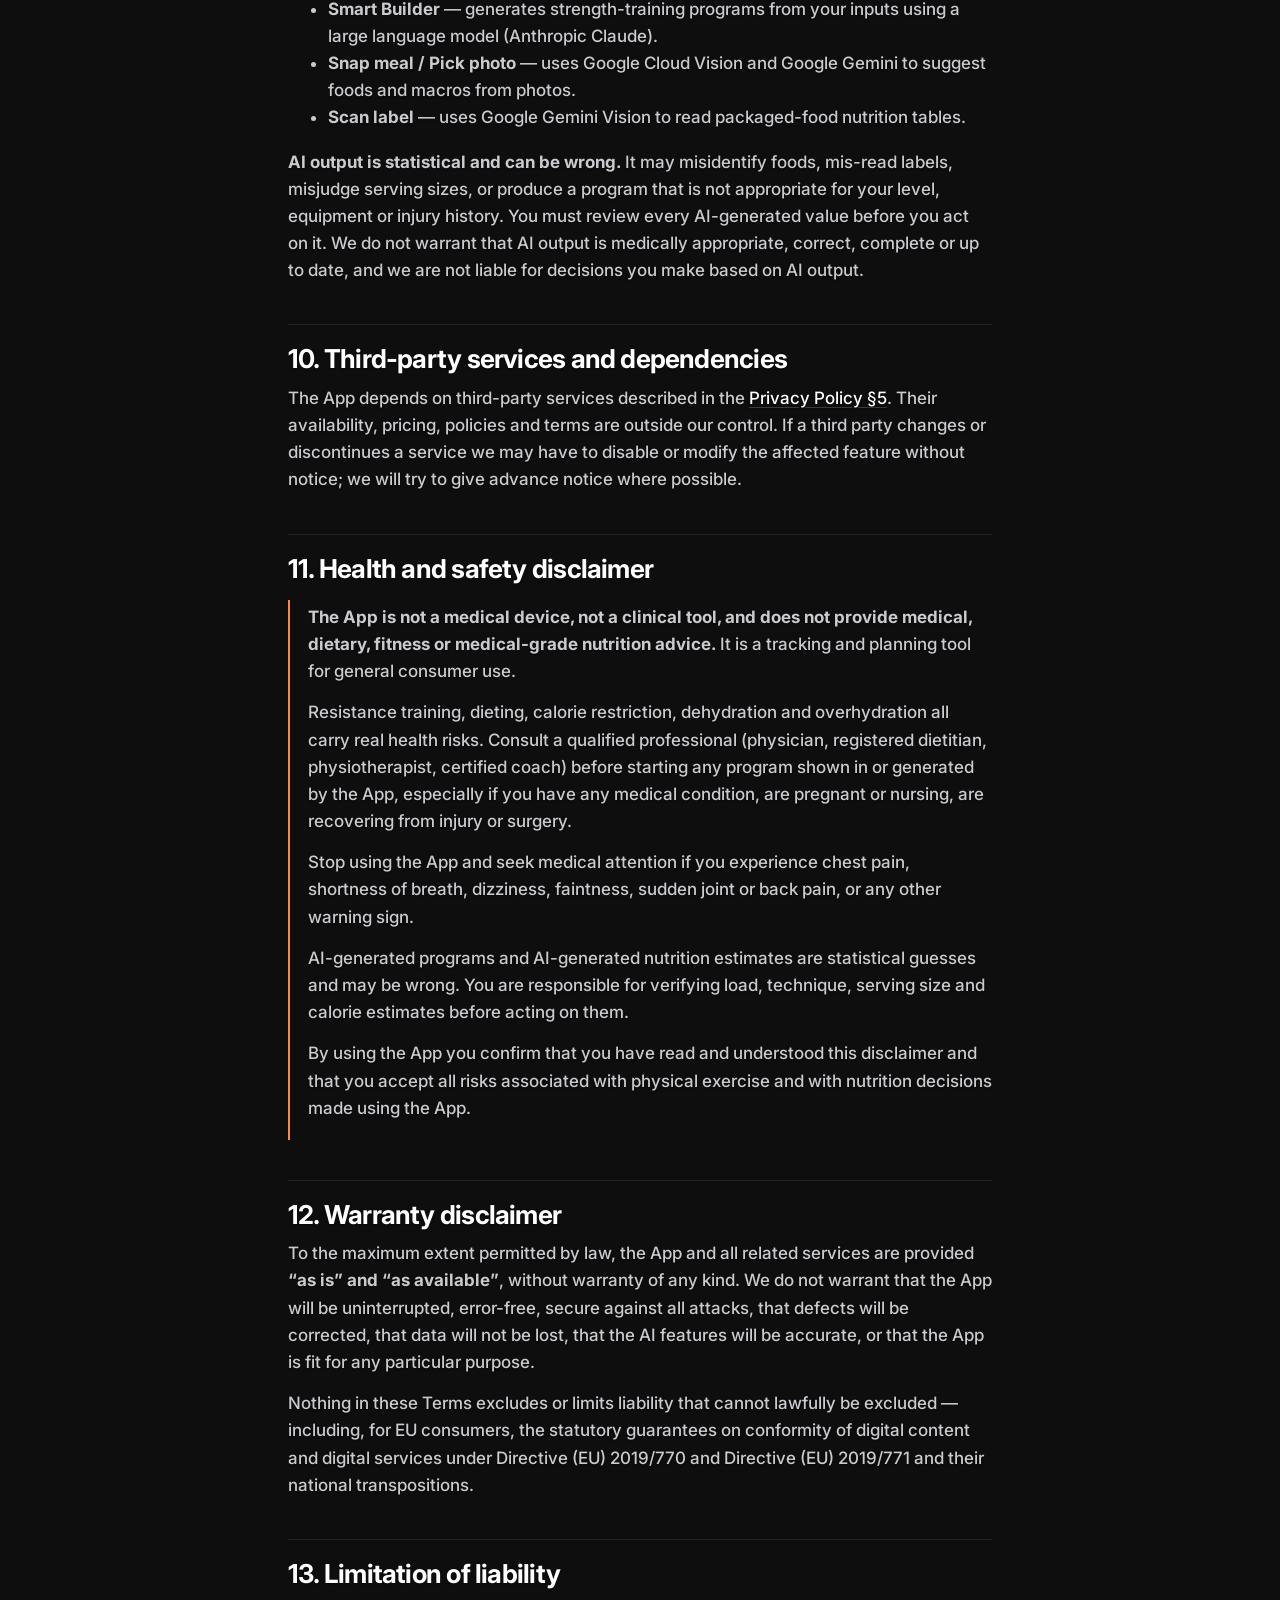
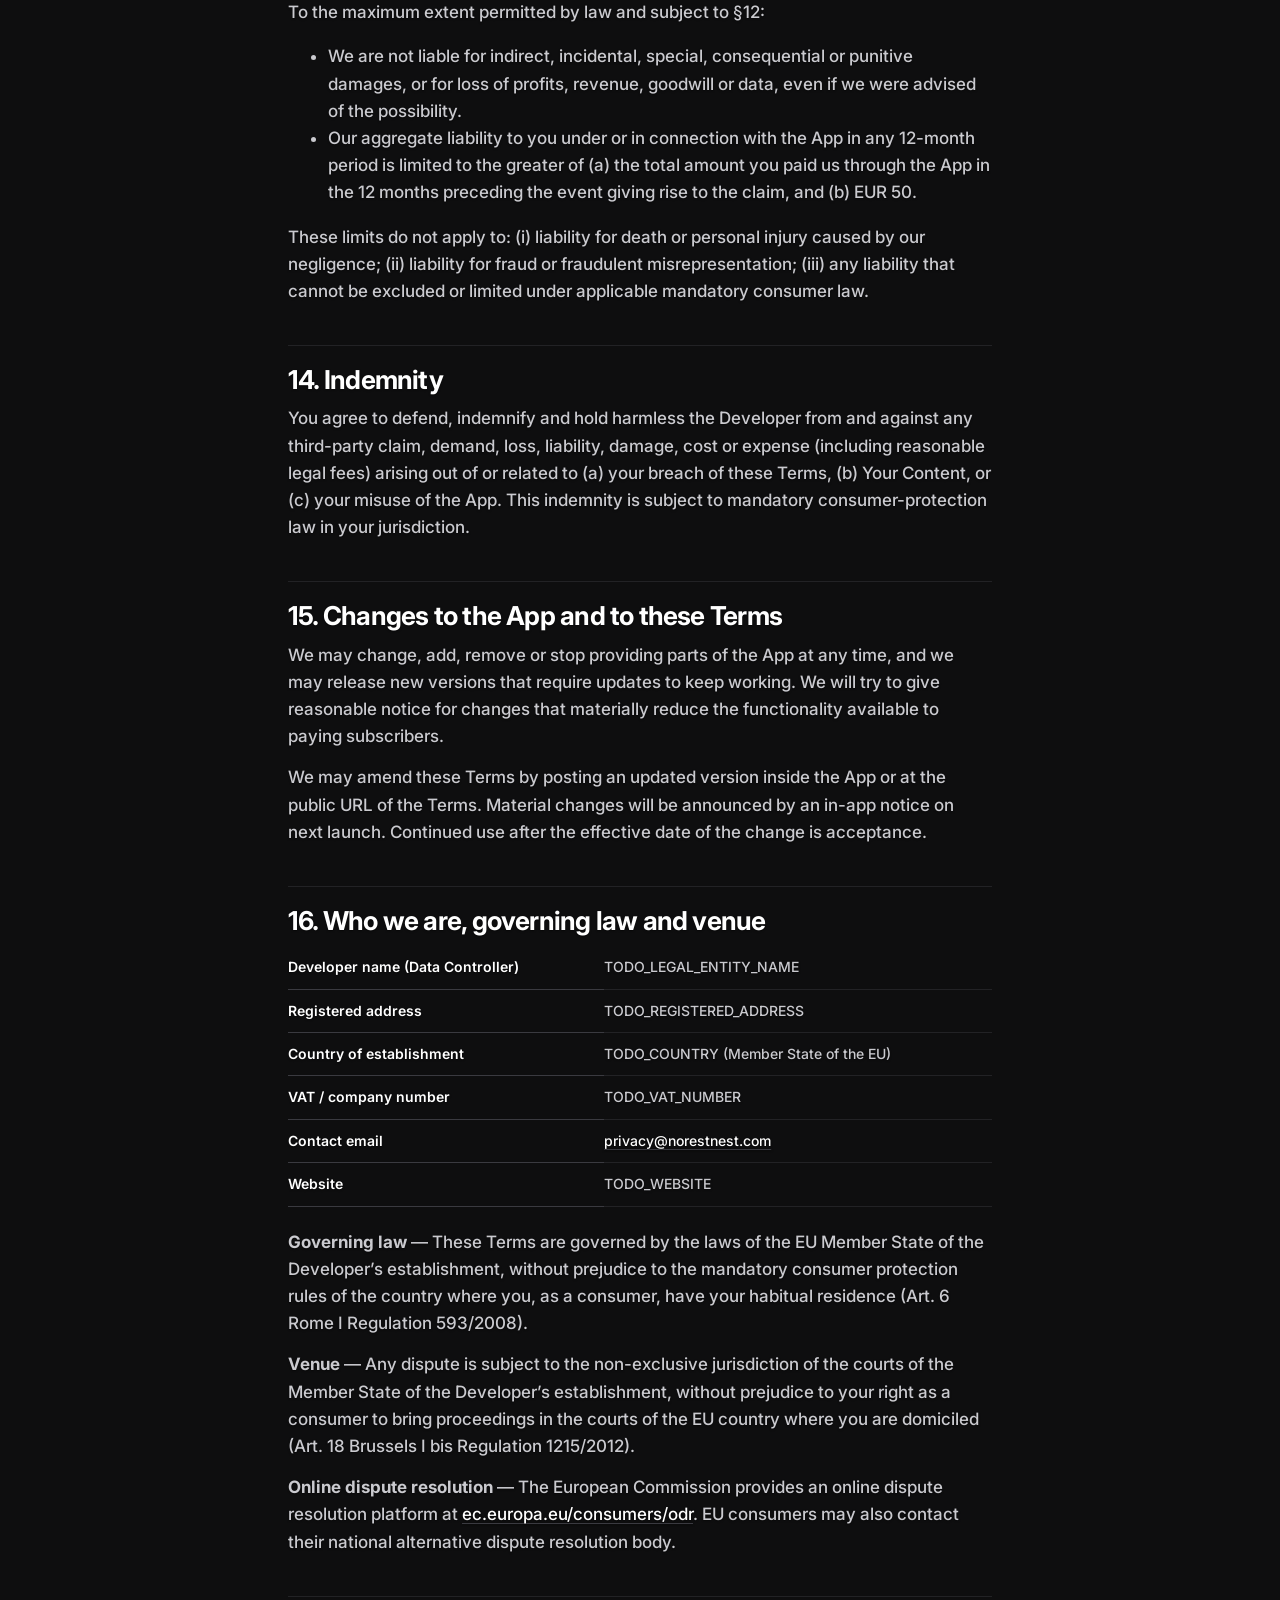
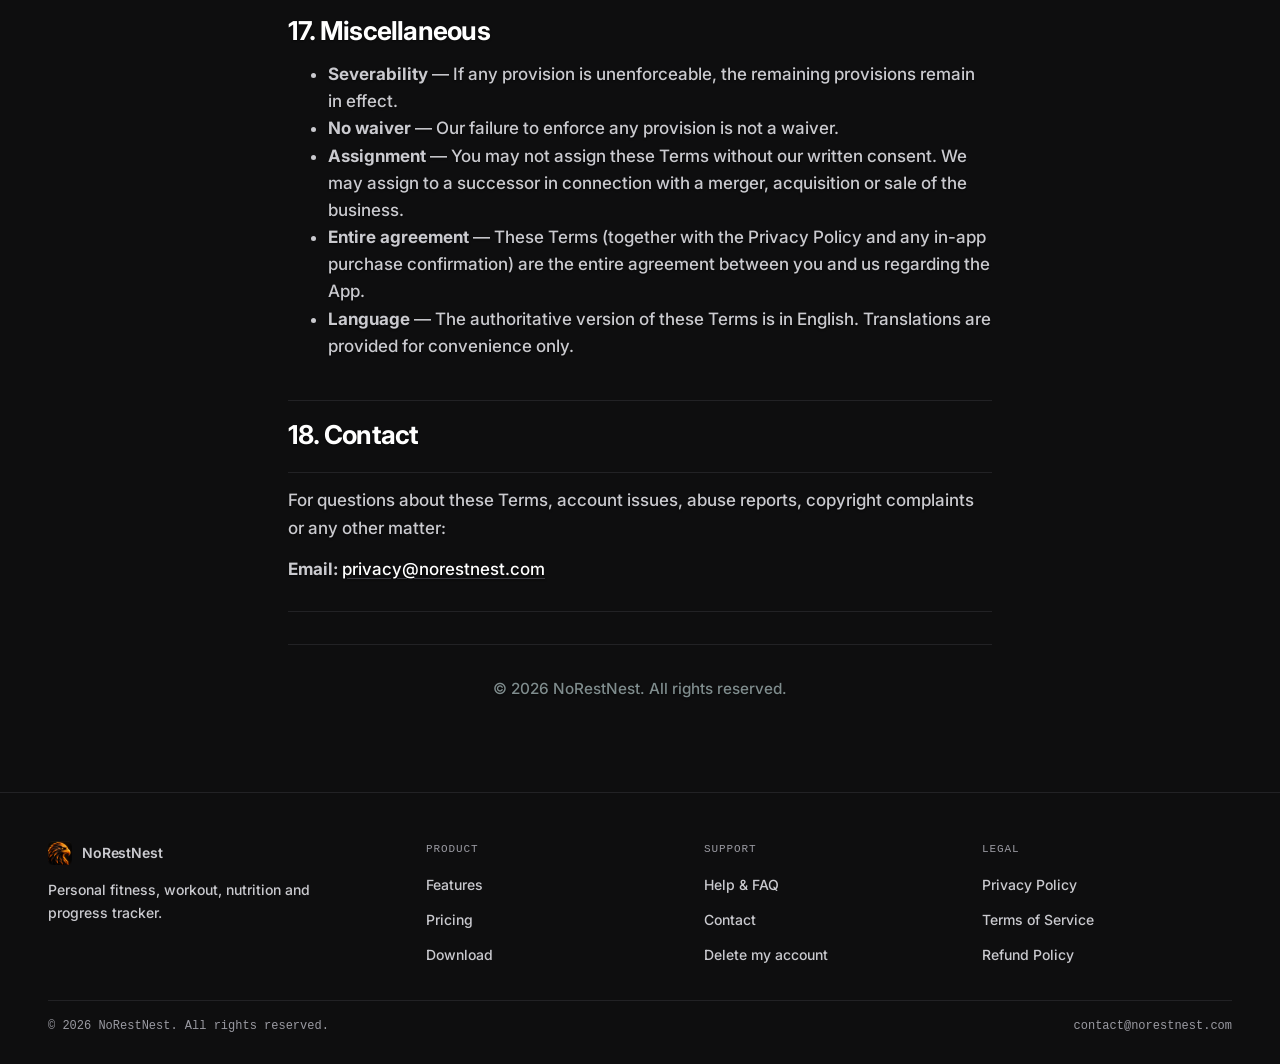
<file: terms-of-service.html>
<!DOCTYPE html>
<html lang="en">
<head>
<meta charset="UTF-8">
<title>Redirecting…</title>
<meta http-equiv="refresh" content="0; url=/terms.html">
<link rel="canonical" href="https://www.norestnest.com/terms.html">
<meta name="robots" content="noindex">
<script>location.replace("/terms.html");</script>
</head>
<body>
Redirecting to <a href="/terms.html">Terms of Service</a>…
</body>
</html>
</file>
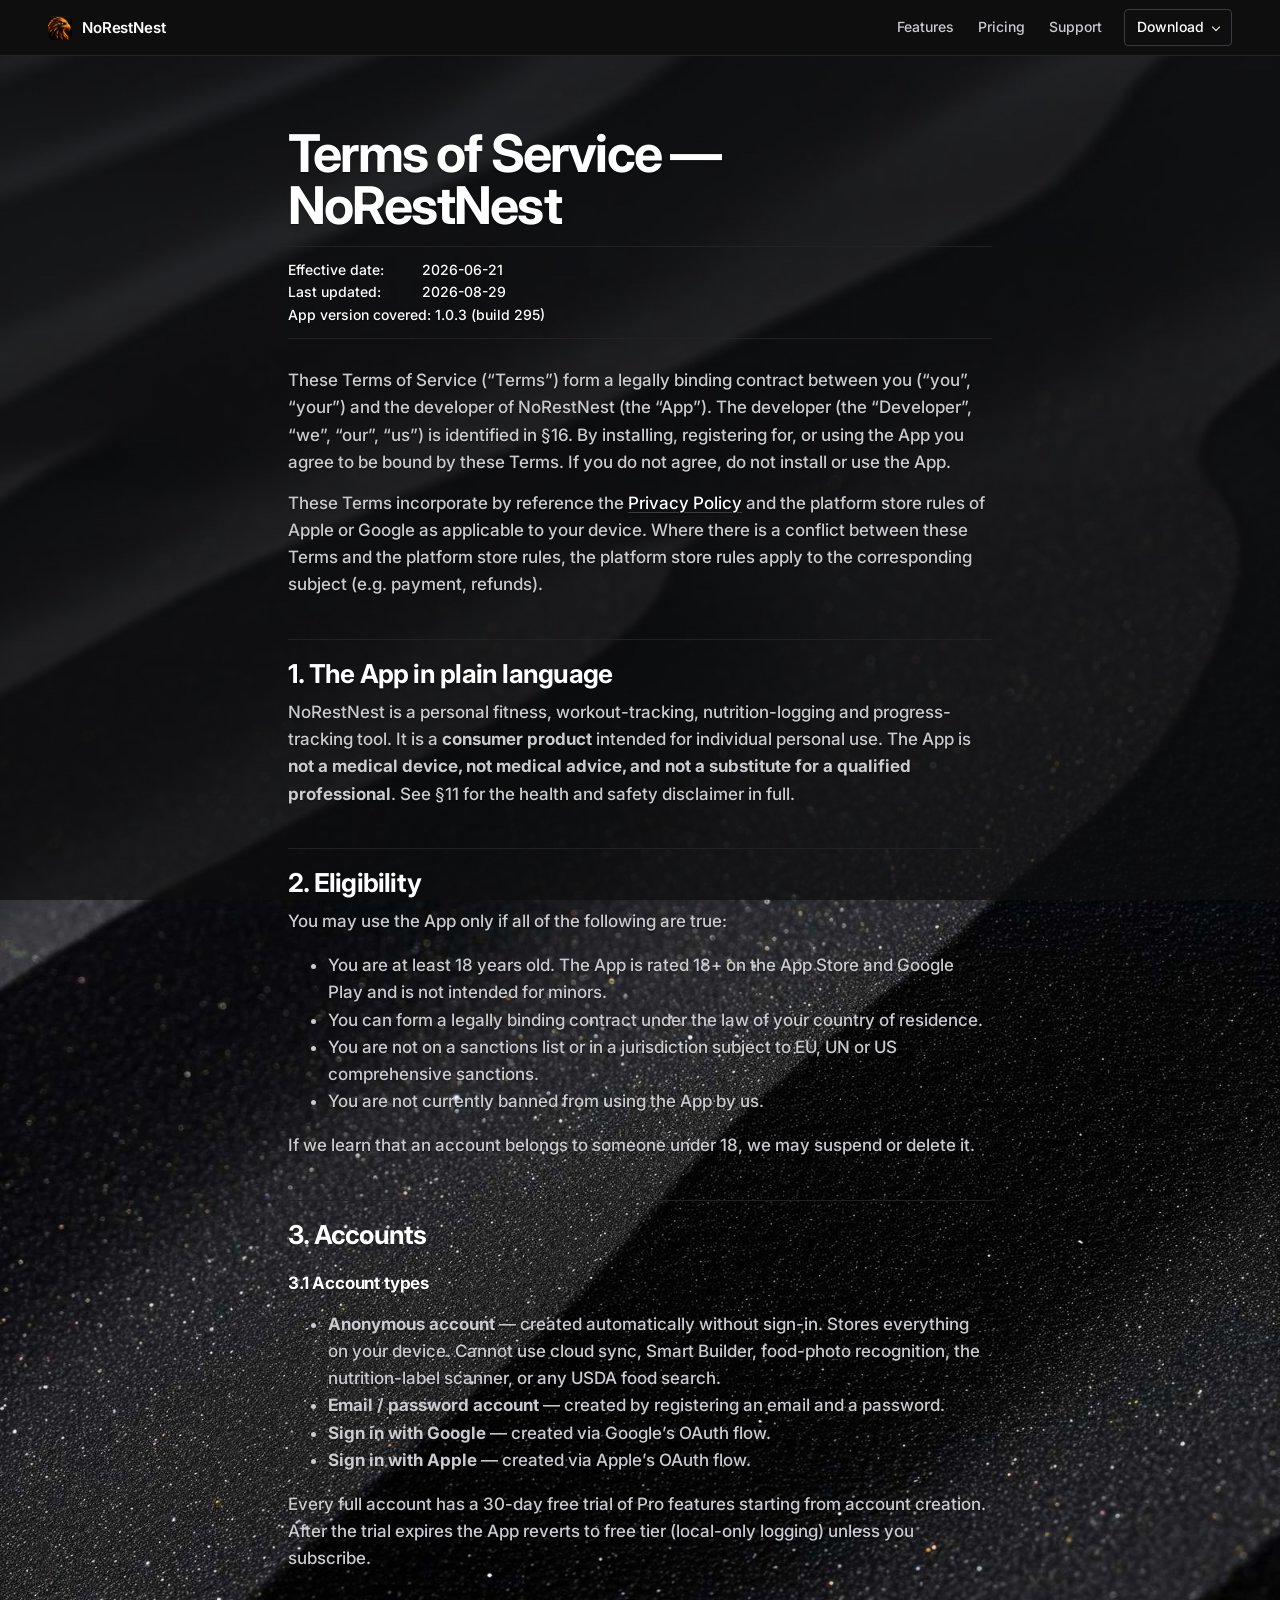
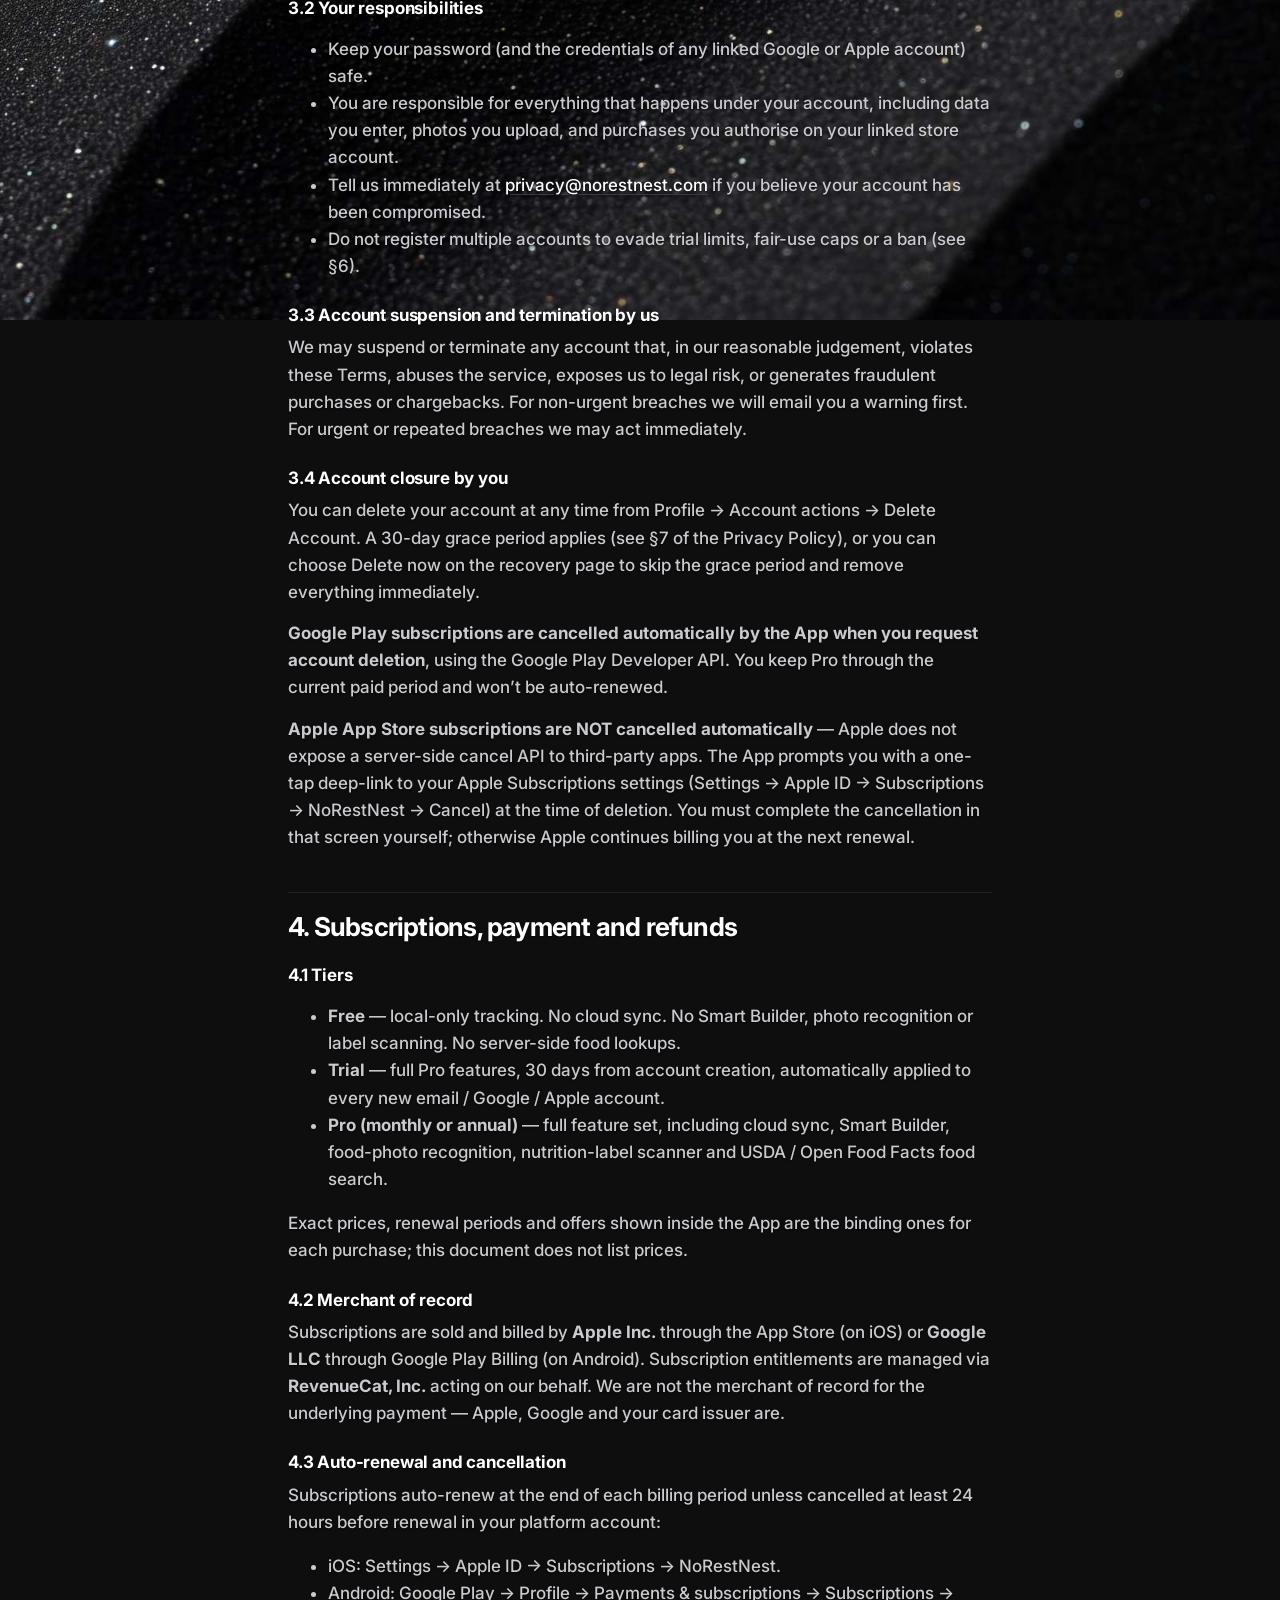
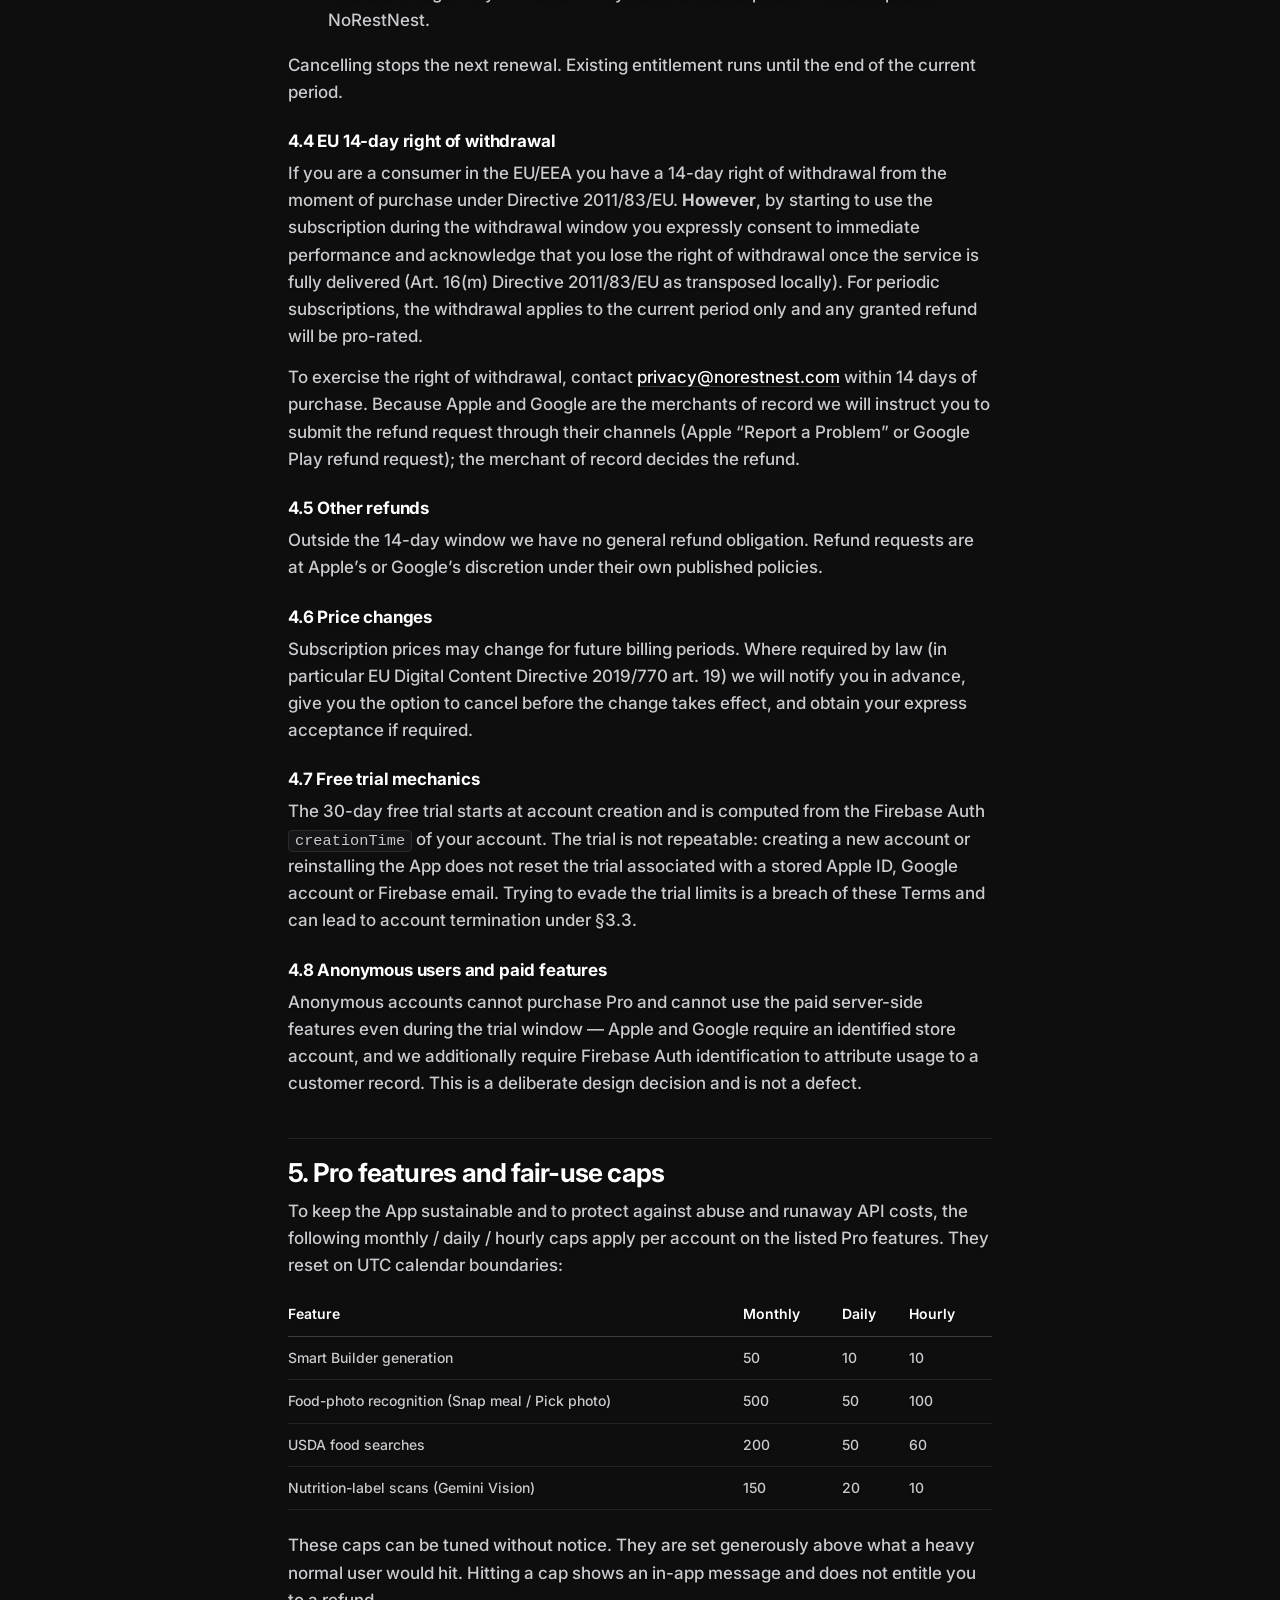
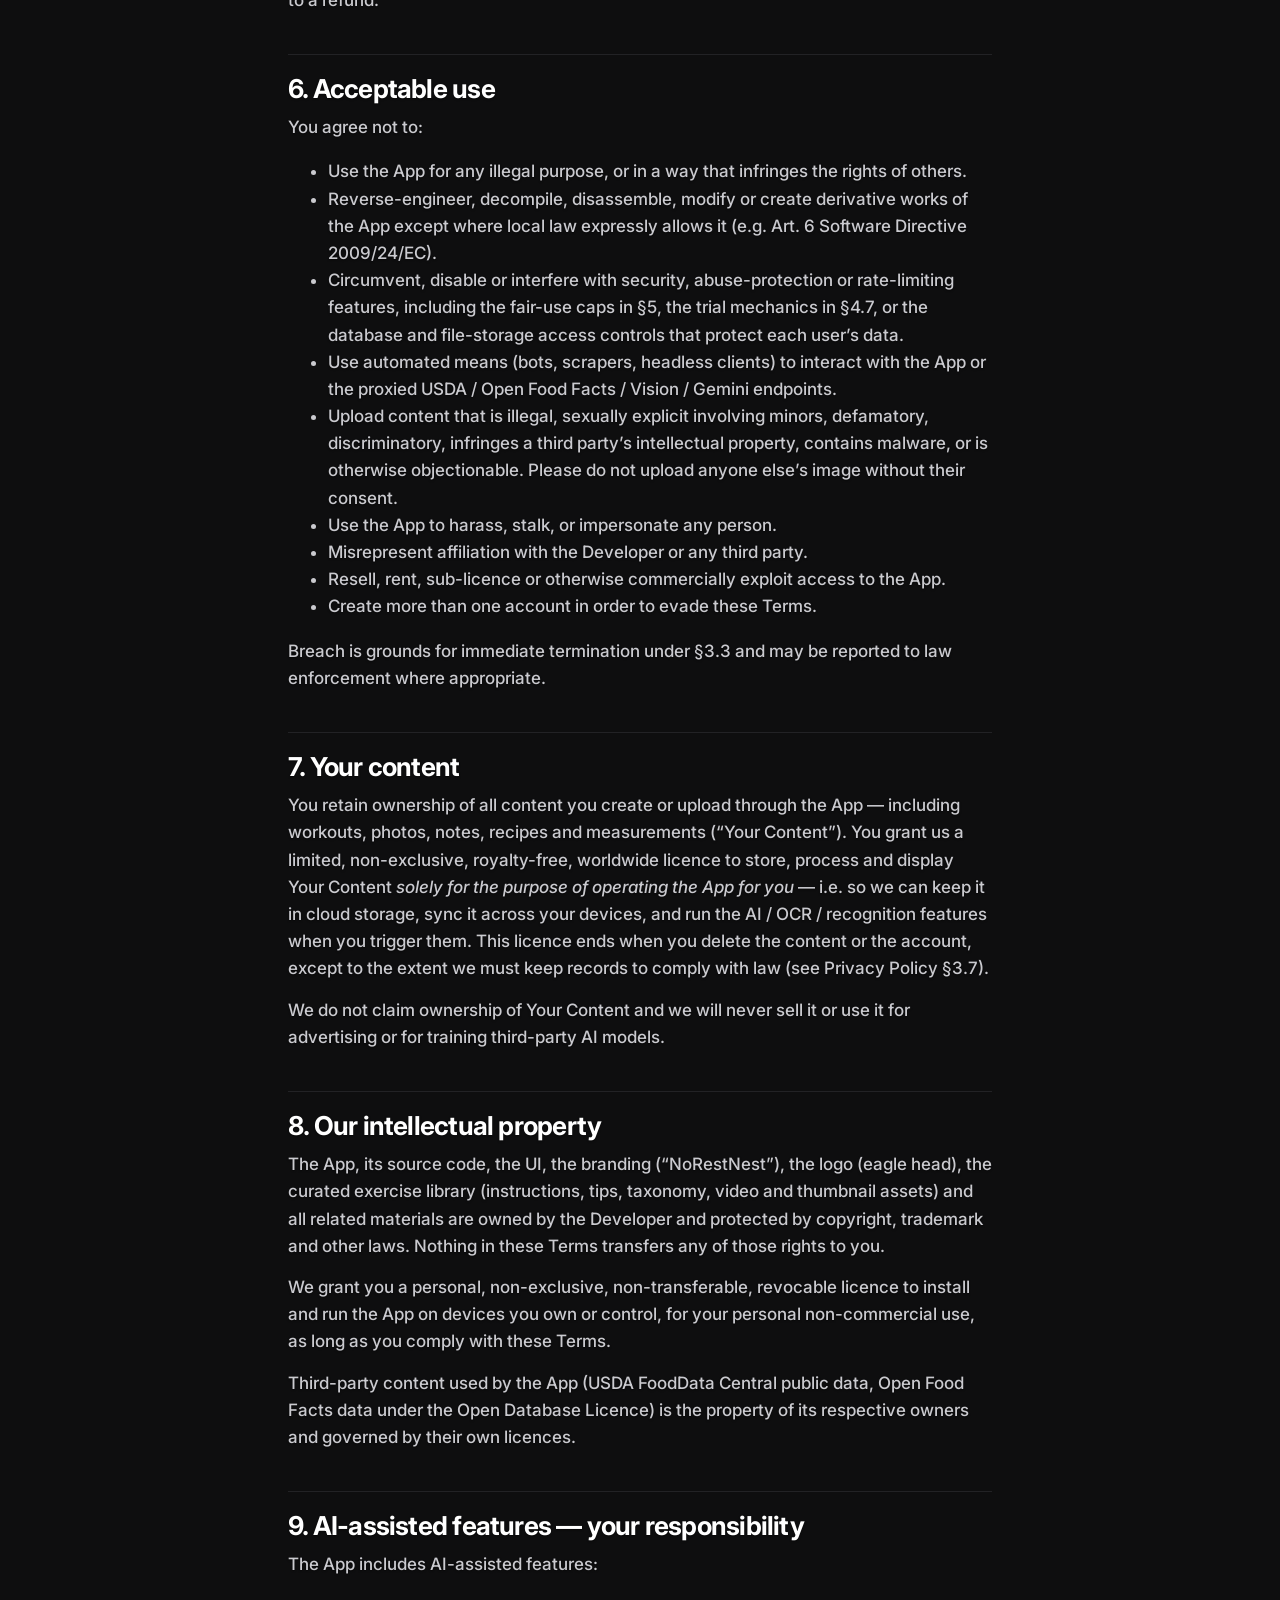
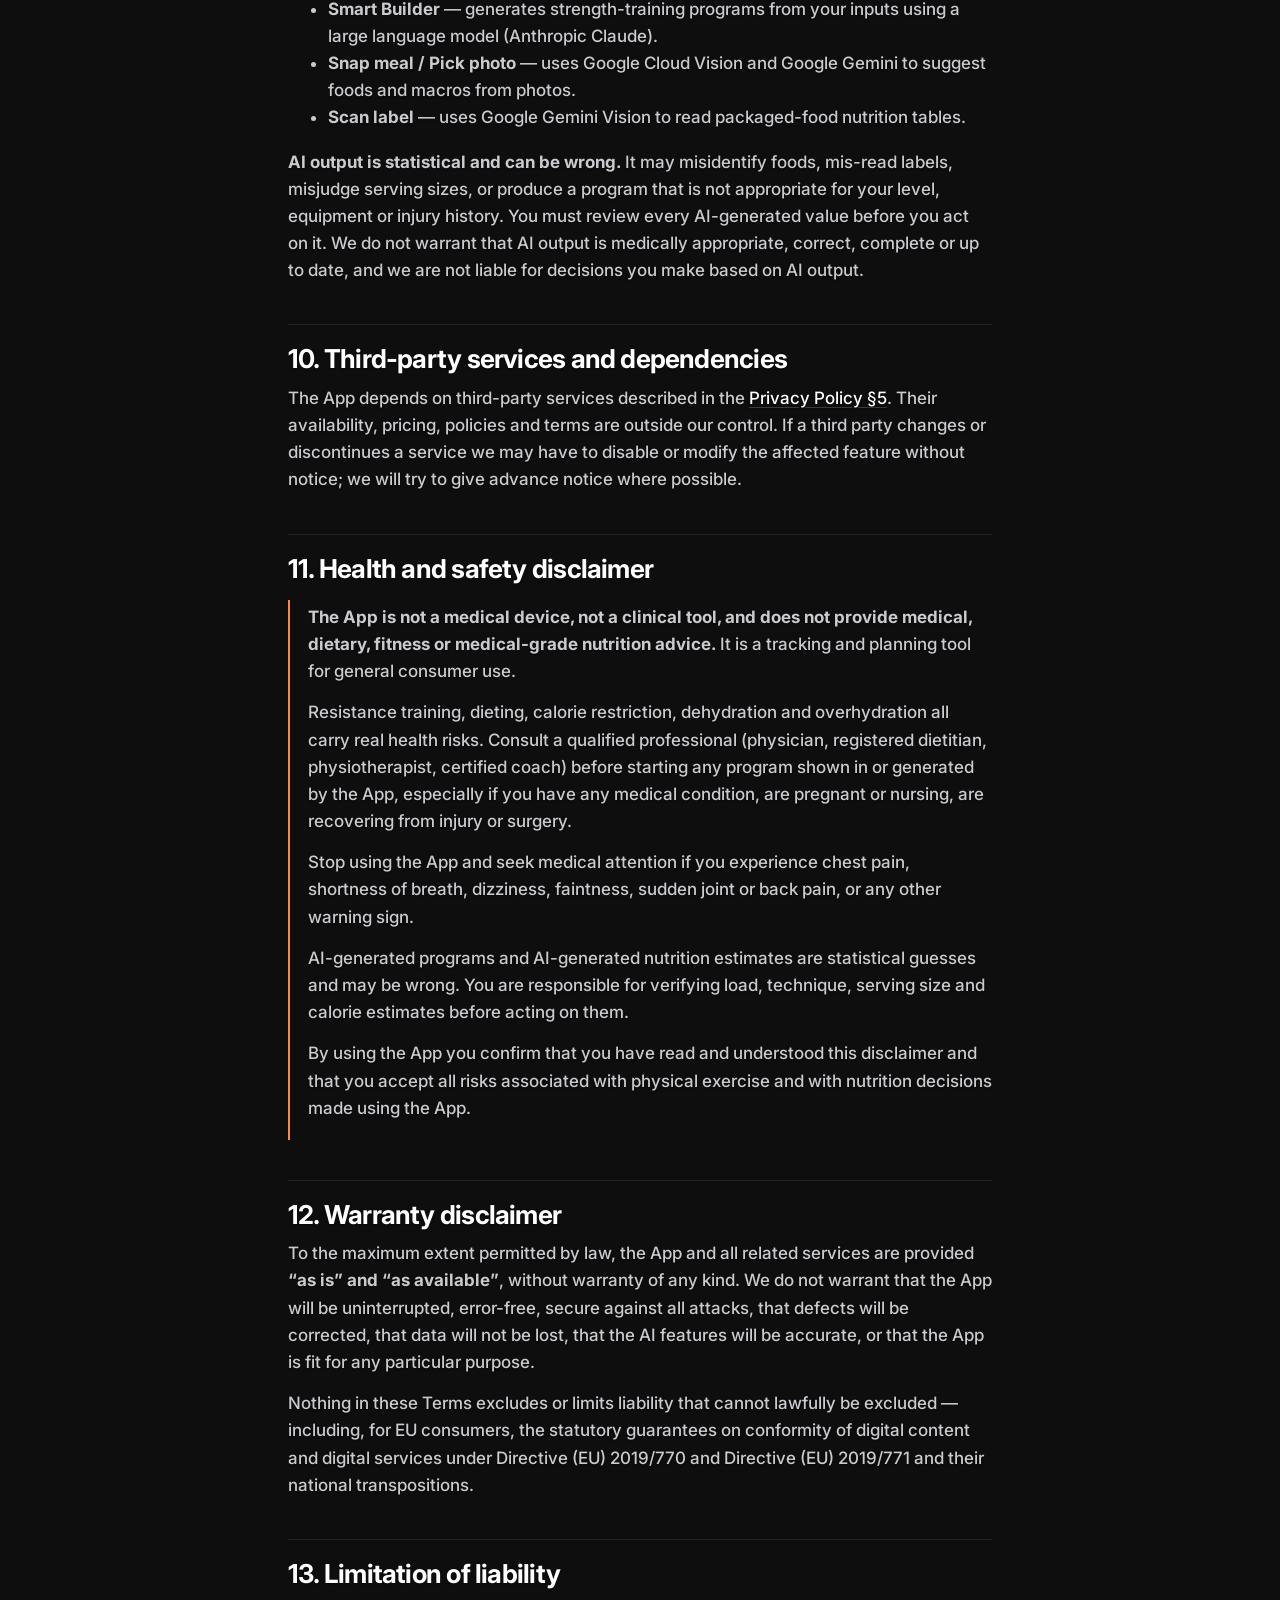
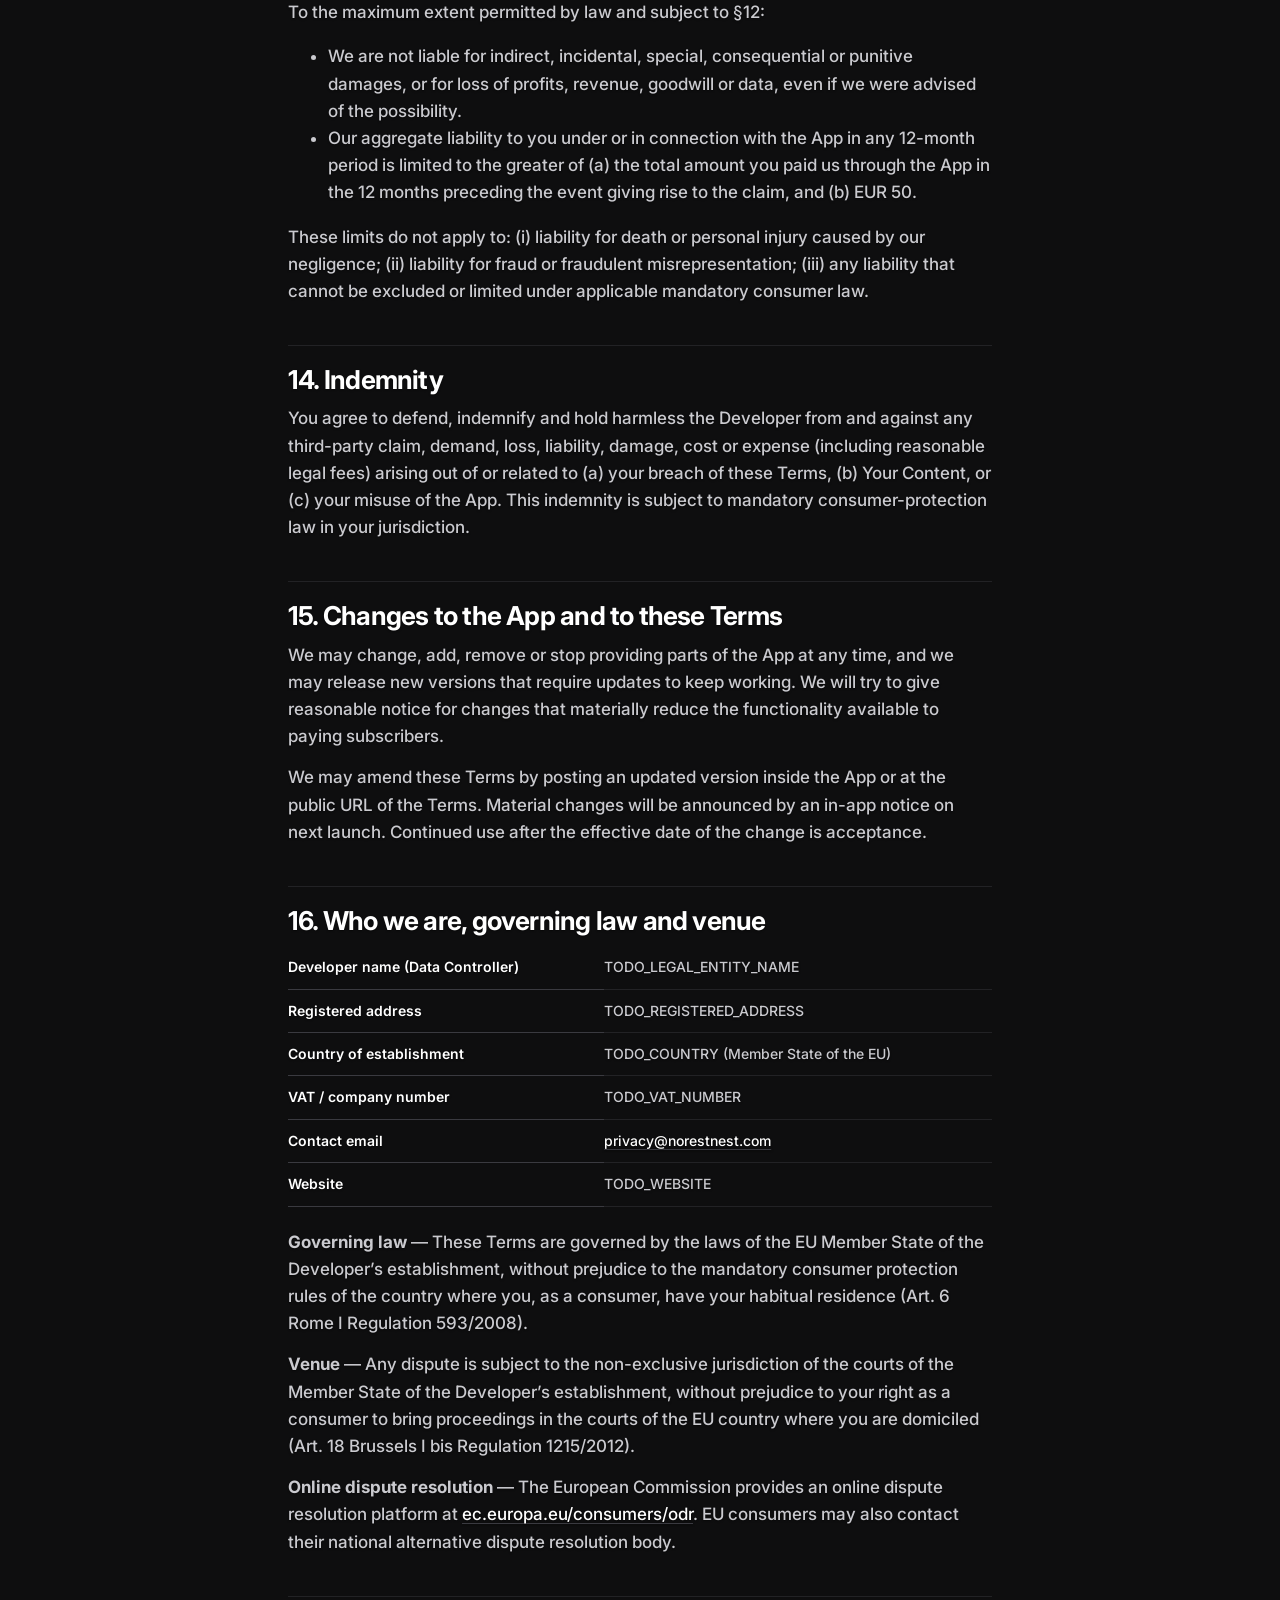
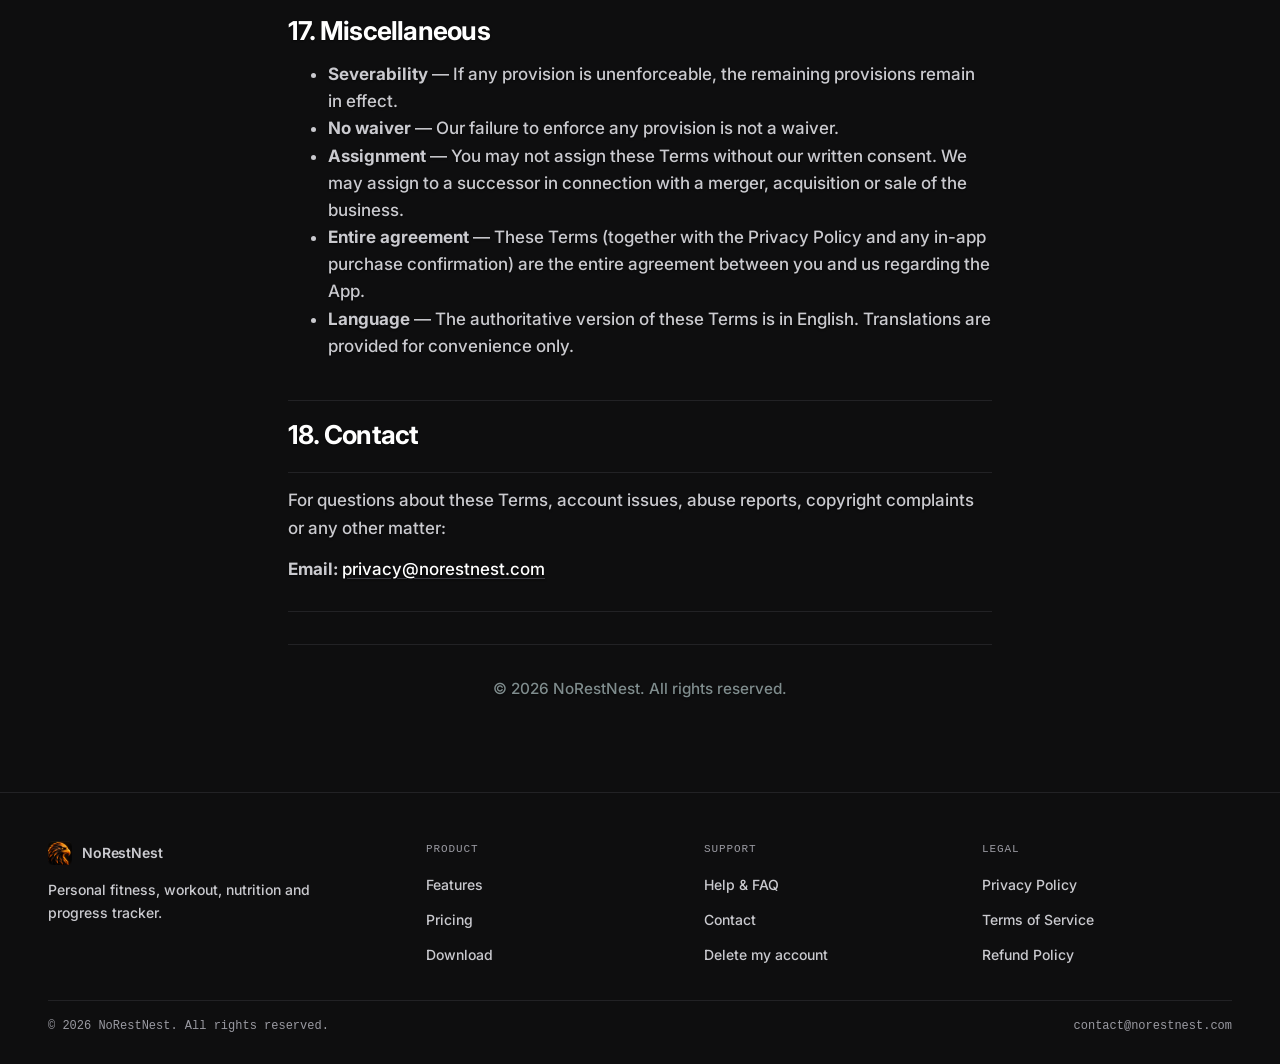
<file: terms.html>
<!DOCTYPE html>
<html lang="en" data-look="glass">
<head>
<meta charset="UTF-8" />
<meta name="viewport" content="width=device-width, initial-scale=1" />
<title>Terms of Service | NoRestNest</title>
<meta name="description" content="The legal agreement between you and the NoRestNest developer." />
<meta name="theme-color" content="#0E0E0F" />
<link rel="icon"      type="image/png" href="/assets/img/icon.png?v=2" />
<link rel="apple-touch-icon"          href="/assets/img/icon.png?v=2" />
<link rel="preconnect" href="https://fonts.googleapis.com" />
<link rel="preconnect" href="https://fonts.gstatic.com" crossorigin />
<link rel="stylesheet" href="https://fonts.googleapis.com/css2?family=Inter:wght@400;500;600;700;800&display=swap" />
<script>try{var l=localStorage.getItem("nrn-look");if(/^(neon|glass|aurora)$/.test(l))document.documentElement.dataset.look=l}catch(e){}</script>
<link rel="stylesheet" href="/assets/css/style.css?v=14" />

<!-- Google tag (gtag.js) -->
<script async src="https://www.googletagmanager.com/gtag/js?id=G-587GVXPDF7"></script>
<script>
  window.dataLayer = window.dataLayer || [];
  function gtag(){dataLayer.push(arguments);}
  gtag('js', new Date());
  gtag('config', 'G-587GVXPDF7');
</script>
</head>
<body>
<div class="bg-img" aria-hidden="true"></div><div class="bg-veil" aria-hidden="true"></div>

<header class="site-nav is-solid">
  <div class="container">
    <a class="brand" href="/">
      <span class="mark" aria-hidden="true"></span>
      <span>NoRestNest</span>
    </a>
    <nav class="nav-links" aria-label="Primary">
      <a href="/#features">Features</a>
      <a href="/#pricing">Pricing</a>
      <a href="/support.html">Support</a>
      <div class="nav-dl">
        <button type="button" class="nav-cta" aria-haspopup="true" aria-expanded="false" aria-controls="dl-menu">Download</button>
        <div class="nav-menu" id="dl-menu">
          <a href="https://play.google.com/store/apps/details?id=com.norestnest.app" target="_blank" rel="noopener"><svg viewBox="0 0 24 24" fill="currentColor" aria-hidden="true"><path d="M3.6 2.3c-.4.4-.6.9-.6 1.6v16.2c0 .7.2 1.2.6 1.6l9.4-9.6L3.6 2.3zM14.5 13l2.6 2.6-9.7 5.6c-.5.3-1 .3-1.4 0L14.5 13zM21 11.1c.7.4.7 1.4 0 1.8l-2.7 1.6-3-3 3-3 2.7 1.6zM5.9 2.7l9.7 5.6L13 11l-7.1-7.3c.4-.3 1-.4 1-.4z"/></svg><span><strong>Android</strong><small>Get it on Google Play</small></span></a>
          <a href="https://apps.apple.com/app/id6777070455" target="_blank" rel="noopener"><svg viewBox="0 0 24 24" fill="currentColor" aria-hidden="true"><path d="M16.4 12.6c0-2.4 2-3.6 2-3.6-1.1-1.6-2.8-1.8-3.4-1.8-1.4-.1-2.8.8-3.5.8-.7 0-1.9-.8-3.1-.8-1.6 0-3.1.9-3.9 2.4-1.7 2.9-.4 7.2 1.2 9.6.8 1.2 1.7 2.5 3 2.5 1.2 0 1.6-.8 3.1-.8s1.8.8 3.1.8 2.1-1.2 2.9-2.4c.9-1.4 1.3-2.7 1.3-2.8-.1-.1-2.7-1-2.7-3.9zM14 5.4c.6-.7 1-1.7.9-2.7-.9 0-2 .6-2.6 1.3-.5.6-1 1.6-.9 2.6 1 .1 2-.5 2.6-1.2z"/></svg><span><strong>iOS</strong><small>Get it on the App Store</small></span></a>
        </div>
      </div>
    </nav>
    <button class="nav-toggle" aria-label="Toggle navigation" aria-expanded="false">
      <svg viewBox="0 0 24 24" fill="none" stroke="currentColor" stroke-width="2" stroke-linecap="round"><path d="M4 7h16M4 12h16M4 17h16"/></svg>
    </button>
  </div>
</header>

<main class="legal">
  <div class="container">
    <h1>Terms of Service &mdash; NoRestNest</h1>
    <div class="meta">
        <div><strong>Effective date:</strong> 2026-06-21</div>
        <div><strong>Last updated:</strong> 2026-08-29</div>
        <div><strong>App version covered:</strong> 1.0.3 (build 295)</div>
    </div>

    <p>These Terms of Service (&ldquo;Terms&rdquo;) form a legally binding contract between you (&ldquo;you&rdquo;, &ldquo;your&rdquo;) and the developer of NoRestNest (the &ldquo;App&rdquo;). The developer (the &ldquo;Developer&rdquo;, &ldquo;we&rdquo;, &ldquo;our&rdquo;, &ldquo;us&rdquo;) is identified in &sect;16. By installing, registering for, or using the App you agree to be bound by these Terms. If you do not agree, do not install or use the App.</p>

    <p>These Terms incorporate by reference the <a href="privacy-policy.html">Privacy Policy</a> and the platform store rules of Apple or Google as applicable to your device. Where there is a conflict between these Terms and the platform store rules, the platform store rules apply to the corresponding subject (e.g. payment, refunds).</p>

    <h2>1. The App in plain language</h2>
    <p>NoRestNest is a personal fitness, workout-tracking, nutrition-logging and progress-tracking tool. It is a <strong>consumer product</strong> intended for individual personal use. The App is <strong>not a medical device, not medical advice, and not a substitute for a qualified professional</strong>. See &sect;11 for the health and safety disclaimer in full.</p>

    <h2>2. Eligibility</h2>
    <p>You may use the App only if all of the following are true:</p>
    <ul>
        <li>You are at least 18 years old. The App is rated 18+ on the App Store and Google Play and is not intended for minors.</li>
        <li>You can form a legally binding contract under the law of your country of residence.</li>
        <li>You are not on a sanctions list or in a jurisdiction subject to EU, UN or US comprehensive sanctions.</li>
        <li>You are not currently banned from using the App by us.</li>
    </ul>
    <p>If we learn that an account belongs to someone under 18, we may suspend or delete it.</p>

    <h2>3. Accounts</h2>
    <h3>3.1 Account types</h3>
    <ul>
        <li><strong>Anonymous account</strong> &mdash; created automatically without sign-in. Stores everything on your device. Cannot use cloud sync, Smart Builder, food-photo recognition, the nutrition-label scanner, or any USDA food search.</li>
        <li><strong>Email / password account</strong> &mdash; created by registering an email and a password.</li>
        <li><strong>Sign in with Google</strong> &mdash; created via Google&rsquo;s OAuth flow.</li>
        <li><strong>Sign in with Apple</strong> &mdash; created via Apple&rsquo;s OAuth flow.</li>
    </ul>
    <p>Every full account has a 30-day free trial of Pro features starting from account creation. After the trial expires the App reverts to free tier (local-only logging) unless you subscribe.</p>

    <h3>3.2 Your responsibilities</h3>
    <ul>
        <li>Keep your password (and the credentials of any linked Google or Apple account) safe.</li>
        <li>You are responsible for everything that happens under your account, including data you enter, photos you upload, and purchases you authorise on your linked store account.</li>
        <li>Tell us immediately at <a href="mailto:privacy@norestnest.com">privacy@norestnest.com</a> if you believe your account has been compromised.</li>
        <li>Do not register multiple accounts to evade trial limits, fair-use caps or a ban (see &sect;6).</li>
    </ul>

    <h3>3.3 Account suspension and termination by us</h3>
    <p>We may suspend or terminate any account that, in our reasonable judgement, violates these Terms, abuses the service, exposes us to legal risk, or generates fraudulent purchases or chargebacks. For non-urgent breaches we will email you a warning first. For urgent or repeated breaches we may act immediately.</p>

    <h3>3.4 Account closure by you</h3>
    <p>You can delete your account at any time from Profile &rarr; Account actions &rarr; Delete Account. A 30-day grace period applies (see &sect;7 of the Privacy Policy), or you can choose Delete now on the recovery page to skip the grace period and remove everything immediately.</p>
    <p><strong>Google Play subscriptions are cancelled automatically by the App when you request account deletion</strong>, using the Google Play Developer API. You keep Pro through the current paid period and won&rsquo;t be auto-renewed.</p>
    <p><strong>Apple App Store subscriptions are NOT cancelled automatically</strong> &mdash; Apple does not expose a server-side cancel API to third-party apps. The App prompts you with a one-tap deep-link to your Apple Subscriptions settings (Settings &rarr; Apple ID &rarr; Subscriptions &rarr; NoRestNest &rarr; Cancel) at the time of deletion. You must complete the cancellation in that screen yourself; otherwise Apple continues billing you at the next renewal.</p>

    <h2>4. Subscriptions, payment and refunds</h2>
    <h3>4.1 Tiers</h3>
    <ul>
        <li><strong>Free</strong> &mdash; local-only tracking. No cloud sync. No Smart Builder, photo recognition or label scanning. No server-side food lookups.</li>
        <li><strong>Trial</strong> &mdash; full Pro features, 30 days from account creation, automatically applied to every new email / Google / Apple account.</li>
        <li><strong>Pro (monthly or annual)</strong> &mdash; full feature set, including cloud sync, Smart Builder, food-photo recognition, nutrition-label scanner and USDA / Open Food Facts food search.</li>
    </ul>
    <p>Exact prices, renewal periods and offers shown inside the App are the binding ones for each purchase; this document does not list prices.</p>

    <h3>4.2 Merchant of record</h3>
    <p>Subscriptions are sold and billed by <strong>Apple Inc.</strong> through the App Store (on iOS) or <strong>Google LLC</strong> through Google Play Billing (on Android). Subscription entitlements are managed via <strong>RevenueCat, Inc.</strong> acting on our behalf. We are not the merchant of record for the underlying payment &mdash; Apple, Google and your card issuer are.</p>

    <h3>4.3 Auto-renewal and cancellation</h3>
    <p>Subscriptions auto-renew at the end of each billing period unless cancelled at least 24 hours before renewal in your platform account:</p>
    <ul>
        <li>iOS: Settings &rarr; Apple ID &rarr; Subscriptions &rarr; NoRestNest.</li>
        <li>Android: Google Play &rarr; Profile &rarr; Payments &amp; subscriptions &rarr; Subscriptions &rarr; NoRestNest.</li>
    </ul>
    <p>Cancelling stops the next renewal. Existing entitlement runs until the end of the current period.</p>

    <h3>4.4 EU 14-day right of withdrawal</h3>
    <p>If you are a consumer in the EU/EEA you have a 14-day right of withdrawal from the moment of purchase under Directive 2011/83/EU. <strong>However</strong>, by starting to use the subscription during the withdrawal window you expressly consent to immediate performance and acknowledge that you lose the right of withdrawal once the service is fully delivered (Art. 16(m) Directive 2011/83/EU as transposed locally). For periodic subscriptions, the withdrawal applies to the current period only and any granted refund will be pro-rated.</p>
    <p>To exercise the right of withdrawal, contact <a href="mailto:privacy@norestnest.com">privacy@norestnest.com</a> within 14 days of purchase. Because Apple and Google are the merchants of record we will instruct you to submit the refund request through their channels (Apple &ldquo;Report a Problem&rdquo; or Google Play refund request); the merchant of record decides the refund.</p>

    <h3>4.5 Other refunds</h3>
    <p>Outside the 14-day window we have no general refund obligation. Refund requests are at Apple&rsquo;s or Google&rsquo;s discretion under their own published policies.</p>

    <h3>4.6 Price changes</h3>
    <p>Subscription prices may change for future billing periods. Where required by law (in particular EU Digital Content Directive 2019/770 art. 19) we will notify you in advance, give you the option to cancel before the change takes effect, and obtain your express acceptance if required.</p>

    <h3>4.7 Free trial mechanics</h3>
    <p>The 30-day free trial starts at account creation and is computed from the Firebase Auth <code>creationTime</code> of your account. The trial is not repeatable: creating a new account or reinstalling the App does not reset the trial associated with a stored Apple ID, Google account or Firebase email. Trying to evade the trial limits is a breach of these Terms and can lead to account termination under &sect;3.3.</p>

    <h3>4.8 Anonymous users and paid features</h3>
    <p>Anonymous accounts cannot purchase Pro and cannot use the paid server-side features even during the trial window &mdash; Apple and Google require an identified store account, and we additionally require Firebase Auth identification to attribute usage to a customer record. This is a deliberate design decision and is not a defect.</p>

    <h2>5. Pro features and fair-use caps</h2>
    <p>To keep the App sustainable and to protect against abuse and runaway API costs, the following monthly / daily / hourly caps apply per account on the listed Pro features. They reset on UTC calendar boundaries:</p>
    <table>
        <tr><th>Feature</th><th>Monthly</th><th>Daily</th><th>Hourly</th></tr>
        <tr><td>Smart Builder generation</td><td>50</td><td>10</td><td>10</td></tr>
        <tr><td>Food-photo recognition (Snap meal / Pick photo)</td><td>500</td><td>50</td><td>100</td></tr>
        <tr><td>USDA food searches</td><td>200</td><td>50</td><td>60</td></tr>
        <tr><td>Nutrition-label scans (Gemini Vision)</td><td>150</td><td>20</td><td>10</td></tr>
    </table>
    <p>These caps can be tuned without notice. They are set generously above what a heavy normal user would hit. Hitting a cap shows an in-app message and does not entitle you to a refund.</p>

    <h2>6. Acceptable use</h2>
    <p>You agree not to:</p>
    <ul>
        <li>Use the App for any illegal purpose, or in a way that infringes the rights of others.</li>
        <li>Reverse-engineer, decompile, disassemble, modify or create derivative works of the App except where local law expressly allows it (e.g. Art. 6 Software Directive 2009/24/EC).</li>
        <li>Circumvent, disable or interfere with security, abuse-protection or rate-limiting features, including the fair-use caps in &sect;5, the trial mechanics in &sect;4.7, or the database and file-storage access controls that protect each user&rsquo;s data.</li>
        <li>Use automated means (bots, scrapers, headless clients) to interact with the App or the proxied USDA / Open Food Facts / Vision / Gemini endpoints.</li>
        <li>Upload content that is illegal, sexually explicit involving minors, defamatory, discriminatory, infringes a third party&rsquo;s intellectual property, contains malware, or is otherwise objectionable. Please do not upload anyone else&rsquo;s image without their consent.</li>
        <li>Use the App to harass, stalk, or impersonate any person.</li>
        <li>Misrepresent affiliation with the Developer or any third party.</li>
        <li>Resell, rent, sub-licence or otherwise commercially exploit access to the App.</li>
        <li>Create more than one account in order to evade these Terms.</li>
    </ul>
    <p>Breach is grounds for immediate termination under &sect;3.3 and may be reported to law enforcement where appropriate.</p>

    <h2>7. Your content</h2>
    <p>You retain ownership of all content you create or upload through the App &mdash; including workouts, photos, notes, recipes and measurements (&ldquo;Your Content&rdquo;). You grant us a limited, non-exclusive, royalty-free, worldwide licence to store, process and display Your Content <em>solely for the purpose of operating the App for you</em> &mdash; i.e. so we can keep it in cloud storage, sync it across your devices, and run the AI / OCR / recognition features when you trigger them. This licence ends when you delete the content or the account, except to the extent we must keep records to comply with law (see Privacy Policy &sect;3.7).</p>
    <p>We do not claim ownership of Your Content and we will never sell it or use it for advertising or for training third-party AI models.</p>

    <h2>8. Our intellectual property</h2>
    <p>The App, its source code, the UI, the branding (&ldquo;NoRestNest&rdquo;), the logo (eagle head), the curated exercise library (instructions, tips, taxonomy, video and thumbnail assets) and all related materials are owned by the Developer and protected by copyright, trademark and other laws. Nothing in these Terms transfers any of those rights to you.</p>
    <p>We grant you a personal, non-exclusive, non-transferable, revocable licence to install and run the App on devices you own or control, for your personal non-commercial use, as long as you comply with these Terms.</p>
    <p>Third-party content used by the App (USDA FoodData Central public data, Open Food Facts data under the Open Database Licence) is the property of its respective owners and governed by their own licences.</p>

    <h2>9. AI-assisted features &mdash; your responsibility</h2>
    <p>The App includes AI-assisted features:</p>
    <ul>
        <li><strong>Smart Builder</strong> &mdash; generates strength-training programs from your inputs using a large language model (Anthropic Claude).</li>
        <li><strong>Snap meal / Pick photo</strong> &mdash; uses Google Cloud Vision and Google Gemini to suggest foods and macros from photos.</li>
        <li><strong>Scan label</strong> &mdash; uses Google Gemini Vision to read packaged-food nutrition tables.</li>
    </ul>
    <p><strong>AI output is statistical and can be wrong.</strong> It may misidentify foods, mis-read labels, misjudge serving sizes, or produce a program that is not appropriate for your level, equipment or injury history. You must review every AI-generated value before you act on it. We do not warrant that AI output is medically appropriate, correct, complete or up to date, and we are not liable for decisions you make based on AI output.</p>

    <h2>10. Third-party services and dependencies</h2>
    <p>The App depends on third-party services described in the <a href="privacy-policy.html">Privacy Policy &sect;5</a>. Their availability, pricing, policies and terms are outside our control. If a third party changes or discontinues a service we may have to disable or modify the affected feature without notice; we will try to give advance notice where possible.</p>

    <h2>11. Health and safety disclaimer</h2>
    <blockquote>
        <p><strong>The App is not a medical device, not a clinical tool, and does not provide medical, dietary, fitness or medical-grade nutrition advice.</strong> It is a tracking and planning tool for general consumer use.</p>
        <p>Resistance training, dieting, calorie restriction, dehydration and overhydration all carry real health risks. Consult a qualified professional (physician, registered dietitian, physiotherapist, certified coach) before starting any program shown in or generated by the App, especially if you have any medical condition, are pregnant or nursing, are recovering from injury or surgery.</p>
        <p>Stop using the App and seek medical attention if you experience chest pain, shortness of breath, dizziness, faintness, sudden joint or back pain, or any other warning sign.</p>
        <p>AI-generated programs and AI-generated nutrition estimates are statistical guesses and may be wrong. You are responsible for verifying load, technique, serving size and calorie estimates before acting on them.</p>
        <p>By using the App you confirm that you have read and understood this disclaimer and that you accept all risks associated with physical exercise and with nutrition decisions made using the App.</p>
    </blockquote>

    <h2>12. Warranty disclaimer</h2>
    <p>To the maximum extent permitted by law, the App and all related services are provided <strong>&ldquo;as is&rdquo; and &ldquo;as available&rdquo;</strong>, without warranty of any kind. We do not warrant that the App will be uninterrupted, error-free, secure against all attacks, that defects will be corrected, that data will not be lost, that the AI features will be accurate, or that the App is fit for any particular purpose.</p>
    <p>Nothing in these Terms excludes or limits liability that cannot lawfully be excluded &mdash; including, for EU consumers, the statutory guarantees on conformity of digital content and digital services under Directive (EU) 2019/770 and Directive (EU) 2019/771 and their national transpositions.</p>

    <h2>13. Limitation of liability</h2>
    <p>To the maximum extent permitted by law and subject to &sect;12:</p>
    <ul>
        <li>We are not liable for indirect, incidental, special, consequential or punitive damages, or for loss of profits, revenue, goodwill or data, even if we were advised of the possibility.</li>
        <li>Our aggregate liability to you under or in connection with the App in any 12-month period is limited to the greater of (a) the total amount you paid us through the App in the 12 months preceding the event giving rise to the claim, and (b) EUR 50.</li>
    </ul>
    <p>These limits do not apply to: (i) liability for death or personal injury caused by our negligence; (ii) liability for fraud or fraudulent misrepresentation; (iii) any liability that cannot be excluded or limited under applicable mandatory consumer law.</p>

    <h2>14. Indemnity</h2>
    <p>You agree to defend, indemnify and hold harmless the Developer from and against any third-party claim, demand, loss, liability, damage, cost or expense (including reasonable legal fees) arising out of or related to (a) your breach of these Terms, (b) Your Content, or (c) your misuse of the App. This indemnity is subject to mandatory consumer-protection law in your jurisdiction.</p>

    <h2>15. Changes to the App and to these Terms</h2>
    <p>We may change, add, remove or stop providing parts of the App at any time, and we may release new versions that require updates to keep working. We will try to give reasonable notice for changes that materially reduce the functionality available to paying subscribers.</p>
    <p>We may amend these Terms by posting an updated version inside the App or at the public URL of the Terms. Material changes will be announced by an in-app notice on next launch. Continued use after the effective date of the change is acceptance.</p>

    <h2>16. Who we are, governing law and venue</h2>
    <table>
        <tr><th>Developer name (Data Controller)</th><td>TODO_LEGAL_ENTITY_NAME</td></tr>
        <tr><th>Registered address</th><td>TODO_REGISTERED_ADDRESS</td></tr>
        <tr><th>Country of establishment</th><td>TODO_COUNTRY (Member State of the EU)</td></tr>
        <tr><th>VAT / company number</th><td>TODO_VAT_NUMBER</td></tr>
        <tr><th>Contact email</th><td><a href="mailto:privacy@norestnest.com">privacy@norestnest.com</a></td></tr>
        <tr><th>Website</th><td>TODO_WEBSITE</td></tr>
    </table>
    <p><strong>Governing law</strong> &mdash; These Terms are governed by the laws of the EU Member State of the Developer&rsquo;s establishment, without prejudice to the mandatory consumer protection rules of the country where you, as a consumer, have your habitual residence (Art. 6 Rome I Regulation 593/2008).</p>
    <p><strong>Venue</strong> &mdash; Any dispute is subject to the non-exclusive jurisdiction of the courts of the Member State of the Developer&rsquo;s establishment, without prejudice to your right as a consumer to bring proceedings in the courts of the EU country where you are domiciled (Art. 18 Brussels I bis Regulation 1215/2012).</p>
    <p><strong>Online dispute resolution</strong> &mdash; The European Commission provides an online dispute resolution platform at <a href="https://ec.europa.eu/consumers/odr/">ec.europa.eu/consumers/odr</a>. EU consumers may also contact their national alternative dispute resolution body.</p>

    <h2>17. Miscellaneous</h2>
    <ul>
        <li><strong>Severability</strong> &mdash; If any provision is unenforceable, the remaining provisions remain in effect.</li>
        <li><strong>No waiver</strong> &mdash; Our failure to enforce any provision is not a waiver.</li>
        <li><strong>Assignment</strong> &mdash; You may not assign these Terms without our written consent. We may assign to a successor in connection with a merger, acquisition or sale of the business.</li>
        <li><strong>Entire agreement</strong> &mdash; These Terms (together with the Privacy Policy and any in-app purchase confirmation) are the entire agreement between you and us regarding the App.</li>
        <li><strong>Language</strong> &mdash; The authoritative version of these Terms is in English. Translations are provided for convenience only.</li>
    </ul>

    <h2>18. Contact</h2>
    <div class="contact">
        <p>For questions about these Terms, account issues, abuse reports, copyright complaints or any other matter:</p>
        <p><strong>Email:</strong> <a href="mailto:privacy@norestnest.com">privacy@norestnest.com</a></p>
    </div>

    <hr>
    <p style="text-align: center; color: #7f8c8d; font-size: 0.9em;">&copy; 2026 NoRestNest. All rights reserved.</p>
  </div>
</main>

<footer class="site-footer">
  <div class="container">
    <div class="footer-grid">
      <div class="footer-brand">
        <a class="brand" href="/" style="margin-bottom:14px;">
          <span class="mark" aria-hidden="true"></span>
          <span>NoRestNest</span>
        </a>
        <p>Personal fitness, workout, nutrition and progress tracker.</p>
      </div>
      <div>
        <h4>Product</h4>
        <ul>
          <li><a href="/#features">Features</a></li>
          <li><a href="/#pricing">Pricing</a></li>
          <li><a href="/#download">Download</a></li>
        </ul>
      </div>
      <div>
        <h4>Support</h4>
        <ul>
          <li><a href="/support.html">Help &amp; FAQ</a></li>
          <li><a href="mailto:contact@norestnest.com">Contact</a></li>
          <li><a href="/support.html#delete">Delete my account</a></li>
        </ul>
      </div>
      <div>
        <h4>Legal</h4>
        <ul>
          <li><a href="/privacy.html">Privacy Policy</a></li>
          <li><a href="/terms.html">Terms of Service</a></li>
          <li><a href="/refund.html">Refund Policy</a></li>
        </ul>
      </div>
    </div>
    <div class="footer-bottom">
      <span>&copy; <span id="y">2026</span> NoRestNest. All rights reserved.</span>
      <span><a href="mailto:contact@norestnest.com">contact@norestnest.com</a></span>
    </div>
  </div>
</footer>

<script src="/assets/js/main.js?v=12" defer></script>
</body>
</html>
</file>
<file: assets/css/site.css>
/* =========================================================
   NoRestNest landing page. Glass styling over the sand background.
   The look picker sets data-look on <html>; only accent colours change.
   Secondary pages use style.css.
   ========================================================= */
:root {
  --bg: #0E0E0F;
  --frost: 244,244,255;
  --text: #FFFFFF;
  --muted: #CACACF;
  --dim: rgba(244,244,255,.5);
  --danger: #FF5C5C;
  --gutter: clamp(16px, 4vw, 48px);
  --max-w: 1280px;
  --font: "Inter", -apple-system, BlinkMacSystemFont, "Segoe UI", Roboto, sans-serif;
  color-scheme: dark;
}
[data-look="glass"]  { --accent: #FF9A1F; --on-accent: #140a00; --g1: 255,150,60;  --g2: 255,154,31; --g3: 242,84,45; }
[data-look="neon"]   { --accent: #C8FF3D; --on-accent: #0b1200; --g1: 232,255,140; --g2: 200,255,61; --g3: 120,220,40; }
[data-look="aurora"] { --accent: #5CF2B8; --on-accent: #001a10; --g1: 120,255,210; --g2: 92,242,184; --g3: 140,110,255; }

*, *::before, *::after { box-sizing: border-box; }
html, body { margin: 0; }
html { scroll-behavior: smooth; -webkit-text-size-adjust: 100%; }
body { background: var(--bg); color: var(--text); font-family: var(--font); font-size: 17px; line-height: 1.6;
  overflow-x: hidden; -webkit-font-smoothing: antialiased; }
img { display: block; max-width: 100%; height: auto; }
a { color: inherit; text-decoration: none; }
p { margin: 0; }
::selection { background: var(--accent); color: var(--on-accent); }
:focus-visible { outline: 2px solid var(--accent); outline-offset: 3px; }

/* Site background (same image and veil as style.css) */
.bg-img { position: fixed; top: 0; left: 0; width: 100%; z-index: -2; pointer-events: none;
  height: max(150vw, 175vh); background: url(/assets/img/bg-sand.jpg) center top / cover no-repeat var(--bg);
  will-change: transform; }
.bg-veil { position: fixed; inset: 0; z-index: -1; pointer-events: none;
  background: linear-gradient(180deg, rgba(14,14,15,.62) 0%, rgba(14,14,15,.74) 100%); }
@media (max-width: 760px) {
  .bg-img { background-image: url(/assets/img/bg-sand-m.jpg); height: max(240vw, 190vh); }
  .bg-veil { background: linear-gradient(180deg, rgba(14,14,15,.68) 0%, rgba(14,14,15,.78) 100%); }
}

/* Colour changes fade instead of jumping */
.mark, .btn-primary, .dots li::before, .eyebrow, .pill, .set .n, .set .next, .card, .plan.is-best, .engine {
  transition: background-color .4s, color .4s, box-shadow .4s, border-color .4s; }

/* Shared pieces */
.glass { background: rgba(20,20,24,.55); backdrop-filter: blur(22px); -webkit-backdrop-filter: blur(22px);
  box-shadow: inset 0 1px 0 rgba(var(--frost), .22), 0 0 0 1px rgba(var(--frost), .08), 0 30px 60px rgba(0,0,0,.35); }
.eyebrow { font-weight: 600; font-size: 13px; letter-spacing: .3em; text-transform: uppercase; color: var(--accent); }
.grad { background: linear-gradient(90deg, rgb(var(--g1)), rgb(var(--g2)) 40%, rgb(var(--g3)));
  -webkit-background-clip: text; background-clip: text; color: transparent; text-shadow: none;
  filter: drop-shadow(0 0 28px rgba(var(--g3), .35)); }
.copy { text-shadow: 0 1px 2px rgba(0,0,0,.55); }
h1, h2, h3 { margin: 0; font-weight: 800; letter-spacing: -.03em; }
h2 { margin-top: 16px; font-size: clamp(38px, 4.6vw, 64px); line-height: 1.04; }
h3 { font-weight: 700; letter-spacing: -.01em; }
.lead { margin-top: 22px; max-width: 36ch; font-size: 19px; line-height: 1.55; color: var(--muted); }
.lead strong { color: var(--text); font-weight: 600; }
.dots { list-style: none; margin: 22px 0 0; padding: 0; display: grid; gap: 10px; color: var(--muted); font-size: 16px; }
.dots li { display: flex; gap: 12px; align-items: baseline; }
.dots li::before { content: ""; flex: none; width: 6px; height: 6px; border-radius: 50%; transform: translateY(-2px);
  background-color: var(--accent); box-shadow: 0 0 10px var(--accent); }
.btn { display: inline-flex; align-items: center; gap: 12px; padding: 14px 22px; border-radius: 999px;
  font-weight: 600; font-size: 16px; text-shadow: none; }
.btn svg { width: 22px; height: 22px; flex: none; }
.btn-primary { background-color: var(--accent); color: var(--on-accent);
  box-shadow: inset 0 0 0 1px rgba(255,255,255,.15), 0 10px 40px rgba(var(--g3), .45); }
.btn-glass { background: rgba(var(--frost), .08); backdrop-filter: blur(20px); -webkit-backdrop-filter: blur(20px);
  box-shadow: inset 0 1px 0 rgba(var(--frost), .3), 0 0 0 1px rgba(var(--frost), .12); }
.btn:hover { filter: brightness(1.08); }

/* Scene stack: one render per look, the picked one fades in */
.stack { position: relative; width: 100%; }
.stack img { position: absolute; inset: 0; width: 100%; height: 100%; opacity: 0; transition: opacity .5s; }
[data-look="glass"]  .stack img[data-look="glass"],
[data-look="neon"]   .stack img[data-look="neon"],
[data-look="aurora"] .stack img[data-look="aurora"] { opacity: 1; }

/* =========================================================
   Nav
   ========================================================= */
.nav { position: relative; z-index: 10; max-width: var(--max-w); margin: 0 auto; padding: 20px var(--gutter);
  display: flex; align-items: center; justify-content: space-between; gap: 16px; }
.brand { display: flex; align-items: center; gap: 12px; font-weight: 600; font-size: 18px; }
.mark { flex: none; width: 34px; height: 34px; background: url(/assets/img/logo.png) center/contain no-repeat; }
.nav-links { display: flex; align-items: center; gap: 28px; font-size: 15px; color: var(--muted); }
.nav-links a:hover { color: var(--accent); }
.pill { padding: 10px 18px; border-radius: 999px; color: var(--text) !important;
  background: rgba(var(--frost), .08); backdrop-filter: blur(20px); -webkit-backdrop-filter: blur(20px);
  box-shadow: inset 0 1px 0 rgba(var(--frost), .3), 0 0 0 1px rgba(var(--g2), .35); }

/* =========================================================
   Hero
   ========================================================= */
.hero-in { max-width: var(--max-w); margin: 0 auto; padding: 24px var(--gutter) 0;
  display: grid; grid-template-columns: 1.05fr 1fr; align-items: center; gap: 24px; }
.hero h1 { margin-top: 18px; font-size: clamp(44px, 5.6vw, 84px); line-height: 1.02; }
.get { margin-top: 34px; display: flex; flex-wrap: wrap; gap: 12px; }
.facts { margin-top: 22px; display: flex; flex-wrap: wrap; gap: 8px 22px; font-size: 14px; color: var(--muted); }
.facts span::before { content: ""; display: inline-block; width: 6px; height: 6px; margin-right: 8px; border-radius: 50%;
  background-color: var(--accent); vertical-align: middle; box-shadow: 0 0 10px var(--accent); }
.hero .scene { align-self: end; padding-bottom: 40px; }
.hero .stack { aspect-ratio: 1600 / 1800;
  -webkit-mask-image: linear-gradient(#000 70%, transparent 96%); mask-image: linear-gradient(#000 70%, transparent 96%); }

/* Look picker */
.looks { position: relative; margin-top: -4%; display: flex; justify-content: center; gap: 12px; }
.looks button { font: 600 13px/1 var(--font); letter-spacing: .3em; padding: 11px 18px 11px 21px; border-radius: 999px;
  border: 0; cursor: pointer; color: var(--c); background: rgba(var(--frost), .06);
  backdrop-filter: blur(20px); -webkit-backdrop-filter: blur(20px);
  box-shadow: inset 0 1px 0 rgba(var(--frost), .25), 0 0 0 1px rgba(var(--frost), .08);
  opacity: .62; transition: opacity .3s, box-shadow .3s, background-color .3s; }
.looks button:hover { opacity: .9; }
.looks button[aria-pressed="true"] { opacity: 1; background: rgba(var(--frost), .12);
  box-shadow: inset 0 1px 0 rgba(var(--frost), .35), 0 0 0 1.5px var(--c), 0 0 24px -4px var(--c); }
.looks button:focus-visible { outline-color: var(--c); }
.looks-note { margin-top: 12px; text-align: center; font-size: 13px; color: var(--dim); }

/* =========================================================
   Sections
   ========================================================= */
.sec { max-width: var(--max-w); margin: 0 auto; padding: 120px var(--gutter) 40px; scroll-margin-top: 20px; }
.sec-head { max-width: 760px; }
.row { display: grid; grid-template-columns: 1fr 1fr; gap: 40px; align-items: center; }
.row .stack { aspect-ratio: 1600 / 1967; max-width: 560px;
  -webkit-mask-image: linear-gradient(#000 78%, transparent); mask-image: linear-gradient(#000 78%, transparent); }
.row .stack { margin-left: auto; }
.row.flip .copy { order: 2; }
.row.flip .stack { margin-left: 0; margin-right: auto; }
.feature { padding-top: 80px; }

/* Calculator. Logic is in site.js. */
.engine { margin-top: -24px; position: relative; z-index: 2; border-radius: 24px; overflow: hidden;
  font-variant-numeric: tabular-nums; background: rgba(20,20,24,.62); backdrop-filter: blur(24px); -webkit-backdrop-filter: blur(24px);
  box-shadow: inset 0 1px 0 rgba(var(--frost), .28), 0 0 0 1px rgba(var(--g2), .45),
              0 0 60px -10px rgba(var(--g2), .35), 0 40px 80px rgba(0,0,0,.55); }
.engine-head { display: flex; justify-content: space-between; align-items: center; gap: 16px; flex-wrap: wrap;
  padding: 18px 24px; border-bottom: 1px solid rgba(var(--frost), .08); }
.engine-head .ex { font-weight: 700; font-size: 18px; }
.engine-ctl { display: flex; flex-wrap: wrap; gap: 8px 20px; align-items: center; }
.engine-ctl label { display: inline-flex; align-items: center; gap: 8px; font-size: 12px; font-weight: 600;
  letter-spacing: .14em; text-transform: uppercase; color: var(--muted); }
.engine-ctl .range { display: inline-flex; align-items: center; gap: 4px; }
.engine select, .engine input[type="number"] { font: 600 15px var(--font); color: var(--text);
  background: rgba(var(--frost), .07); border: 1px solid rgba(var(--frost), .12); border-radius: 12px;
  padding: 7px 10px; letter-spacing: 0; text-transform: none; }
.engine input[type="number"] { width: 4.2em; text-align: center; -moz-appearance: textfield; }
.engine input[type="number"]::-webkit-outer-spin-button,
.engine input[type="number"]::-webkit-inner-spin-button { -webkit-appearance: none; margin: 0; }
.engine select option { background: #16161a; }
.engine input:focus, .engine select:focus { outline: none; border-color: var(--accent); box-shadow: 0 0 0 3px rgba(var(--g2), .25); }
.engine input:invalid { border-color: var(--danger); }
.engine-cols, .set { display: grid; grid-template-columns: 40px 190px 290px minmax(0, 1fr); gap: 20px; align-items: center; padding: 0 24px; }
.engine-cols { padding-top: 12px; padding-bottom: 12px; font-size: 12px; font-weight: 600; letter-spacing: .14em;
  text-transform: uppercase; color: var(--dim); }
.set { padding-top: 16px; padding-bottom: 16px; border-top: 1px solid rgba(var(--frost), .06); }
.set .n { font-weight: 700; font-size: 18px; color: var(--accent); }
.set .last { display: inline-flex; align-items: center; gap: 6px; white-space: nowrap; }
.set .last label { display: inline-flex; align-items: center; gap: 4px; }
.set .last .kg { width: 4.8em; }
.set .last .reps { width: 3.4em; }
.set .last .x, .set .last small, .set .next small { color: var(--dim); font-size: 13px; }
.set .next small { margin: 0 2px 0 3px; }
.feel { display: inline-flex; gap: 6px; }
.feel button { appearance: none; cursor: pointer; font: 600 13px/1 var(--font); padding: 9px 13px; border-radius: 999px;
  color: var(--muted); background: rgba(var(--frost), .06); border: 1px solid rgba(var(--frost), .12);
  transition: background-color .2s, color .2s, border-color .2s, box-shadow .2s; }
.feel button:hover { color: var(--text); border-color: rgba(var(--frost), .3); }
.feel button[aria-pressed="true"] { color: var(--on-accent); background-color: var(--accent); border-color: var(--accent);
  box-shadow: 0 0 18px -2px rgba(var(--g2), .6); }
.feel button[data-feel="failed"][aria-pressed="true"] { color: #fff; background-color: var(--danger); border-color: var(--danger);
  box-shadow: 0 0 18px -2px rgba(255,92,92,.6); }
.set .out { display: flex; flex-direction: column; gap: 2px; min-width: 0; }
.set .next { font-weight: 700; font-size: 22px; white-space: nowrap; }
.set .next[data-kind="up"] { color: var(--accent); }
.set .next[data-kind="down"] { color: #FF7A6B; }
.set .why { font-size: 14px; color: var(--muted); }
.engine-note { font-size: 14px; color: var(--dim); margin: 16px 4px 0; }

/* Won't do */
.cards { margin-top: 40px; display: grid; grid-template-columns: repeat(3, 1fr); gap: 20px; }
.card { border-radius: 24px; padding: 28px; }
.card h3 { font-size: 20px; line-height: 1.3; }
.card h3::before { content: "\00d7"; display: block; margin-bottom: 14px; font-size: 28px; line-height: 1; color: var(--accent);
  text-shadow: 0 0 18px rgba(var(--g2), .6); }
.card p { margin-top: 12px; color: var(--muted); font-size: 16px; line-height: 1.55; }

/* Pricing */
.plans { margin-top: 40px; display: grid; grid-template-columns: 1.1fr 1fr 1fr; gap: 20px; align-items: stretch; }
.plans .includes { border-radius: 24px; padding: 28px; }
.plans .includes h3 { font-size: 13px; font-weight: 600; letter-spacing: .3em; text-transform: uppercase; color: var(--dim); }
.plans .includes .dots { margin-top: 18px; }
.plan { border-radius: 24px; padding: 28px; display: flex; flex-direction: column; gap: 6px; }
.plan-name { font-weight: 700; font-size: 18px; display: flex; align-items: center; gap: 10px; flex-wrap: wrap; }
.best { font-size: 11px; font-weight: 700; letter-spacing: .16em; text-transform: uppercase; padding: 5px 10px;
  border-radius: 999px; background-color: var(--accent); color: var(--on-accent); }
.price { margin-top: 18px; font-weight: 800; font-size: 48px; line-height: 1; letter-spacing: -.03em; }
.price small { margin-left: 6px; font-size: 16px; font-weight: 500; color: var(--muted); letter-spacing: 0; }
.plan-sub { margin-top: 10px; color: var(--muted); font-size: 15px; }
.plan.is-best { box-shadow: inset 0 1px 0 rgba(var(--frost), .3), 0 0 0 1.5px rgba(var(--g2), .7),
  0 0 60px -10px rgba(var(--g2), .45), 0 30px 60px rgba(0,0,0,.35); }
.plans-note { margin-top: 18px; max-width: 80ch; font-size: 14px; color: var(--dim); }

/* Contact */
.reach { margin-top: 40px; display: grid; grid-template-columns: repeat(3, 1fr); gap: 20px; }
.reach .card h3::before { display: none; }
.reach .card .addr { margin-top: 14px; font-weight: 600; color: var(--accent); word-break: break-word; }
.reach .card .addr a:hover { text-decoration: underline; }
.reach code { font-size: .92em; color: var(--text); }

/* Download band */
.band { margin-top: 40px; border-radius: 28px; padding: 40px; display: flex; align-items: center; justify-content: space-between; gap: 24px; flex-wrap: wrap;
  box-shadow: inset 0 1px 0 rgba(var(--frost), .3), 0 0 0 1.5px rgba(var(--g2), .5), 0 0 80px -20px rgba(var(--g2), .5), 0 30px 60px rgba(0,0,0,.35); }
.band h2 { margin: 0; font-size: clamp(30px, 3.4vw, 44px); }
.band .get { margin-top: 0; }

/* Footer */
.foot { max-width: var(--max-w); margin: 0 auto; padding: 100px var(--gutter) 40px; color: var(--muted); font-size: 15px; }
.foot-grid { display: grid; grid-template-columns: 2fr 1fr 1fr 1fr; gap: 32px; padding-top: 40px; border-top: 1px solid rgba(var(--frost), .1); }
.foot-grid p { margin-top: 14px; max-width: 32ch; }
.foot h4 { margin: 0 0 14px; font-size: 12px; font-weight: 600; letter-spacing: .3em; text-transform: uppercase; color: var(--dim); }
.foot ul { list-style: none; margin: 0; padding: 0; display: grid; gap: 8px; }
.foot a:hover { color: var(--accent); }
.foot-bottom { margin-top: 40px; display: flex; justify-content: space-between; gap: 16px; flex-wrap: wrap; font-size: 13px; color: var(--dim); }

/* =========================================================
   Narrow screens
   ========================================================= */
@media (max-width: 960px) {
  .cards, .reach { grid-template-columns: 1fr; }
  .plans { grid-template-columns: 1fr 1fr; }
  .plans .includes { grid-column: 1 / -1; }
  .foot-grid { grid-template-columns: 1fr 1fr; }
  .foot-grid > :first-child { grid-column: 1 / -1; }
}
@media (max-width: 900px) {
  .nav-links a:not(.pill) { display: none; }
  .hero-in { grid-template-columns: 1fr; text-align: center; padding-top: 8px; }
  .row { grid-template-columns: 1fr; text-align: center; gap: 8px; }
  .row.flip .copy { order: 0; }
  .row .stack, .row.flip .stack { margin: 0 auto; max-width: 440px; }
  .lead { margin-left: auto; margin-right: auto; }
  .get, .facts { justify-content: center; }
  .row .dots { width: fit-content; max-width: 36ch; margin-left: auto; margin-right: auto; text-align: left; }
  .hero .stack { margin: 0 -8%; width: auto; }
  .sec { padding-top: 72px; }
  .feature { padding-top: 48px; }
  .engine { margin-top: -40px; }
  .band { justify-content: center; text-align: center; padding: 32px 20px; }
}
@media (max-width: 760px) {
  .engine-head { padding: 16px; }
  .engine-cols { display: none; }
  .set { grid-template-columns: 32px minmax(0, 1fr); grid-template-areas: "n last" "feel feel" "out out"; gap: 12px; padding: 16px; }
  .set .n { grid-area: n; }
  .set .last { grid-area: last; }
  .set .last::before { content: "Last"; font-size: 12px; color: var(--dim); margin-right: 4px; }
  .set .feel { grid-area: feel; flex-wrap: wrap; }
  .set .out { grid-area: out; }
  .set .next::before { content: "Next "; font-weight: 500; font-size: 12px; color: var(--dim); }
  .set .next { font-size: 19px; }
}
@media (max-width: 560px) {
  .plans { grid-template-columns: 1fr; }
  .card, .plan, .plans .includes { padding: 22px; }
}
@media (max-width: 400px) {
  .looks { gap: 8px; }
  .looks button { padding: 10px 12px 10px 15px; letter-spacing: .22em; }
}
@media (prefers-reduced-motion: reduce) {
  *, *::before, *::after { transition: none !important; scroll-behavior: auto !important; }
}
</file>
<file: assets/css/style.css>
/* =========================================================
   NoRestNest — Brand tokens (mirrored from lib/core/theme/app_colors.dart)
   ========================================================= */
:root {
  --bg:            #0E0E0F;
  --surface:       #1A1A1C;
  --card:          #232326;
  --border:        #2A2A2E;
  --text:          #FFFFFF;
  --text-muted:    #CACACF;   /* lifted from #A0A0A5 for contrast over the texture */
  --text-dim:      #9A9AA2;   /* lifted from #6B6B70 */

  --accent:        #4DA3FF; /* Electric Blue */
  --mint:          #5AC8C8; /* Neon Mint     */
  --purple:        #A78BFA; /* Soft Purple   */
  --orange:        #FF8A3D; /* Orange Ember  */
  --premium:       #FFC107; /* Pro / Premium */

  --rule:          #222225;          /* hairlines between rows */
  --rule-strong:   #3A3A40;

  --radius-sm: 4px;
  --radius:    6px;
  --radius-shot: 22px;               /* flat screenshot corner */

  --max-w: 1280px;
  --gutter: clamp(20px, 4vw, 48px);
  --label-col: 200px;                /* left column for section labels */

  --font-sans: "Inter", -apple-system, BlinkMacSystemFont, "Segoe UI", Roboto, Helvetica, Arial, sans-serif;
  --font-mono: "JetBrains Mono", ui-monospace, SFMono-Regular, Menlo, Consolas, monospace;

  color-scheme: dark;
}

/* =========================================================
   Reset
   ========================================================= */
*, *::before, *::after { box-sizing: border-box; }
html, body { margin: 0; padding: 0; }
html { scroll-behavior: smooth; -webkit-text-size-adjust: 100%; }
body {
  font-family: var(--font-sans);
  background: var(--bg);
  color: var(--text);
  line-height: 1.6;
  font-size: 17px;
  font-weight: 500;
  -webkit-font-smoothing: antialiased;
  -moz-osx-font-smoothing: grayscale;
  overflow-x: hidden;
}
/* Full-page texture. Two fixed layers: the image (moved by JS for parallax —
   .bg-img is taller than the viewport, translateY scales with scroll so the
   whole image travels over the page) and a veil that keeps contrast even. */
.bg-img {
  position: fixed; top: 0; left: 0; width: 100%; z-index: -2; pointer-events: none;
  height: max(150vw, 175vh);
  background: url(/assets/img/bg-sand.jpg) center top / cover no-repeat var(--bg);
  will-change: transform;
}
.bg-veil {
  position: fixed; inset: 0; z-index: -1; pointer-events: none;
  background: linear-gradient(180deg, rgba(14,14,15,.62) 0%, rgba(14,14,15,.74) 100%);
}
@media (max-width: 760px) {
  .bg-img { background-image: url(/assets/img/bg-sand-m.jpg); height: max(240vw, 190vh); }
  .bg-veil { background: linear-gradient(180deg, rgba(14,14,15,.68) 0%, rgba(14,14,15,.78) 100%); }
}
img, svg, video { display: block; max-width: 100%; height: auto; }
a { color: var(--text); text-decoration: underline; text-decoration-color: var(--rule-strong); text-underline-offset: 3px; }
a:hover { text-decoration-color: var(--accent); }
button { font-family: inherit; }
::selection { background: var(--accent); color: #0a1320; }

/* =========================================================
   Type
   ========================================================= */
.hero-copy, .sec-body, .legal .container { text-shadow: 0 1px 2px rgba(0,0,0,.55); }
h1, h2, h3, h4 { font-weight: 700; color: var(--text); margin: 0 0 16px; letter-spacing: -0.02em; }
h1 { font-size: clamp(40px, 5.6vw, 76px); line-height: 1.0; letter-spacing: -0.035em; }
h2 { font-size: clamp(28px, 3.4vw, 44px); line-height: 1.05; letter-spacing: -0.03em; }
h3 { font-size: clamp(18px, 1.6vw, 21px); line-height: 1.3; letter-spacing: -0.01em; }
p  { color: var(--text-muted); margin: 0 0 14px; }
.lead { font-size: clamp(18px, 1.6vw, 21px); line-height: 1.5; max-width: 52ch; }
.lead em { font-style: normal; color: var(--text); }
.lead strong { color: var(--text); font-weight: 600; }
code { font-family: var(--font-mono); font-size: .9em; }

.mono {
  font-family: var(--font-mono);
  font-size: 13px;
  letter-spacing: .04em;
  text-transform: uppercase;
  color: var(--text-dim);
}
.num { font-family: var(--font-mono); font-variant-numeric: tabular-nums; }

/* Legacy helper kept for secondary pages */
.eyebrow {
  display: inline-block;
  font-family: var(--font-mono);
  font-size: 13px;
  letter-spacing: .08em;
  text-transform: uppercase;
  color: var(--accent);
  margin-bottom: 14px;
}

/* =========================================================
   Layout primitives
   ========================================================= */
.container { width: 100%; max-width: var(--max-w); margin: 0 auto; padding-inline: var(--gutter); }

/* Section: hairline on top, one full-width header (kicker + headline + lead), content below */
.sec { border-top: 1px solid var(--rule); padding: clamp(56px, 7vw, 104px) 0; }
.sec-body { min-width: 0; }
.kicker {
  display: inline-flex; align-items: center; gap: 12px;
  font-family: var(--font-mono); font-size: 13px; letter-spacing: .08em; text-transform: uppercase;
  color: var(--accent); margin-bottom: 18px;
}
.kicker::before { content: ""; width: 28px; height: 2px; background: var(--accent); }
.sec-body > h2 { font-size: clamp(30px, 3.6vw, 50px); line-height: 1; letter-spacing: -0.035em; max-width: 18ch; margin-bottom: 16px; }
.sec-body > .lead { max-width: 60ch; margin-bottom: clamp(28px, 3vw, 44px); }

/* Folded copy: short line by default, full text behind a per-section toggle */
.more { display: none; }
.sec.is-expanded .more { display: inline; }
.sec.is-expanded p.more { display: block; }
.sec-more {
  appearance: none; cursor: pointer; background: transparent; border: 0; padding: 0;
  display: inline-flex; align-items: center; gap: 8px;
  font-family: var(--font-mono); font-size: 12px; letter-spacing: .06em; text-transform: uppercase;
  color: var(--text-muted); margin: calc(clamp(28px, 3vw, 44px) * -1 + 8px) 0 clamp(24px, 3vw, 36px);
}
.sec-more::before { content: "+"; font-size: 15px; line-height: 1; color: var(--accent); }
.sec-more:hover { color: var(--text); }
.sec-more .off { display: none; }
.sec.is-expanded .sec-more .on { display: none; }
.sec.is-expanded .sec-more .off { display: inline; }
.sec.is-expanded .sec-more::before { content: "\2212"; }

/* =========================================================
   Header / nav
   ========================================================= */
.site-nav {
  position: fixed; top: 0; left: 0; right: 0; z-index: 50;
  background: transparent;
  border-bottom: 1px solid transparent;
  height: 56px;
  transition: background .2s ease, border-color .2s ease;
}
.site-nav.is-scrolled, .site-nav.is-open, .site-nav.is-solid {
  background: rgba(14,14,15,.86);
  border-bottom-color: var(--rule);
}
body { padding-top: 56px; }
.site-nav .container { display: flex; align-items: center; justify-content: space-between; gap: 24px; height: 100%; }
.brand { display: inline-flex; align-items: center; gap: 10px; font-weight: 600; letter-spacing: -0.01em; color: var(--text); text-decoration: none; font-size: 15px; }
.brand img { width: 22px; height: 22px; border-radius: 5px; }
.nav-links { display: flex; align-items: center; gap: 4px; }
.nav-links a {
  color: var(--text-muted); font-size: 14px; text-decoration: none;
  padding: 6px 10px; border-radius: var(--radius-sm);
}
.nav-links a:hover { color: var(--text); background: var(--surface); }
.nav-dl { position: relative; margin-left: 8px; }
.nav-cta {
  appearance: none; cursor: pointer;
  font: inherit; font-size: 14px; color: var(--text);
  background: transparent; border: 1px solid var(--rule-strong); border-radius: var(--radius-sm);
  padding: 6px 12px;
}
.nav-cta::after { content: ""; display: inline-block; width: 6px; height: 6px; margin-left: 9px; vertical-align: 2px; border-right: 1.5px solid currentColor; border-bottom: 1.5px solid currentColor; transform: rotate(45deg); transition: transform .15s ease; }
.nav-cta:hover, .nav-dl.is-open .nav-cta { border-color: var(--accent); }
.nav-dl.is-open .nav-cta::after { transform: rotate(225deg); vertical-align: -2px; }
.nav-menu {
  display: none; position: absolute; right: 0; top: calc(100% + 8px);
  min-width: 260px; padding: 6px;
  background: rgba(14,14,15,.96); border: 1px solid var(--rule-strong); border-radius: var(--radius);
  box-shadow: 0 12px 32px rgba(0,0,0,.5);
}
.nav-dl.is-open .nav-menu { display: block; }
.nav-menu a {
  display: grid; grid-template-columns: 22px 1fr; align-items: center; gap: 12px;
  padding: 10px 12px; border-radius: var(--radius-sm); text-decoration: none; color: var(--text);
}
.nav-menu a:hover { background: var(--surface); }
.nav-menu svg { width: 22px; height: 22px; }
.nav-menu strong { display: block; font-size: 14px; font-weight: 600; }
.nav-menu small { display: block; font-size: 13px; color: var(--text-muted); }

.nav-toggle { display: none; background: transparent; border: 0; color: var(--text); padding: 6px; cursor: pointer; }
.nav-toggle svg { width: 24px; height: 24px; }

@media (max-width: 760px) {
  .nav-links { display: none; }
  .nav-toggle { display: inline-flex; }
  .site-nav.is-open .nav-links {
    display: flex; flex-direction: column; align-items: stretch; gap: 0;
    position: absolute; left: 0; right: 0; top: 100%;
    background: rgba(14,14,15,.96); border-bottom: 1px solid var(--rule);
    padding: 8px var(--gutter) 16px;
  }
  .site-nav.is-open .nav-links > a { padding: 12px 0; border-bottom: 1px solid var(--rule); border-radius: 0; }
  .site-nav.is-open .nav-links > a:hover { background: transparent; }
  /* In the mobile menu the download links are always visible, no dropdown */
  .site-nav.is-open .nav-dl { margin: 0; }
  .site-nav.is-open .nav-cta { display: none; }
  .site-nav.is-open .nav-menu { display: block; position: static; min-width: 0; padding: 8px 0 0; border: 0; box-shadow: none; }
  .site-nav.is-open .nav-menu a { padding: 12px 0; border-radius: 0; }
}

/* =========================================================
   Hero — copy left, live example right
   ========================================================= */
.hero {
  margin-top: -56px;
  padding: calc(56px + clamp(48px, 8vw, 120px)) 0 clamp(48px, 7vw, 96px);
  min-height: min(92vh, 960px);
  display: flex; align-items: center;
}
.hero > .container {
  width: 100%;
  display: grid;
  grid-template-columns: minmax(0, 7fr) minmax(0, 4fr);
  gap: clamp(32px, 5vw, 80px);
  align-items: center;
}
.hero .lead { color: #E2E2E6; }
.hero-shot { display: flex; justify-content: flex-end; }
.hero-shot .shot { width: min(100%, 340px); }
@media (max-width: 960px) {
  .hero .container { grid-template-columns: 1fr; align-items: start; }
  .hero-shot { justify-content: center; margin-top: 8px; }
  /* Phones: scale with the viewport and show only the top of the screen */
  .hero-shot .shot {
    width: clamp(200px, 62vw, 300px);
    aspect-ratio: 1206 / 1400;
    -webkit-mask-image: linear-gradient(#000 78%, transparent);
            mask-image: linear-gradient(#000 78%, transparent);
    border-bottom: 0; border-radius: var(--radius-shot) var(--radius-shot) 0 0;
  }
}

.hero-top { display: flex; align-items: center; gap: 14px; margin-bottom: clamp(20px, 3vw, 40px); }
.hero-top .live { display: inline-flex; align-items: center; gap: 8px; }
.hero-top .live::before { content: ""; width: 7px; height: 7px; border-radius: 50%; background: var(--orange); }
.hero h1 { margin-bottom: 24px; }
.hero h1 .accent { color: var(--accent); }
.hero .lead { margin-bottom: 28px; }
.hero h1 { text-shadow: 0 2px 12px rgba(0,0,0,.45); }

/* Platform cards — per-platform card with numbered step links */
.get {
  display: grid; grid-template-columns: 1fr 1fr; gap: 10px;
  max-width: 680px; align-items: start;
}
.get-card {
  display: flex; align-items: center; gap: 12px;
  background: rgba(26,26,28,.72); border: 1px solid var(--rule-strong); border-radius: var(--radius);
  padding: 16px 18px; text-decoration: none; color: var(--text);
  font-weight: 600; font-size: 19px; letter-spacing: -0.01em;
  transition: border-color .15s ease, background .15s ease;
}
.get-card:hover { background: rgba(35,35,38,.9); border-color: var(--accent); }
.get .ico { display: inline-flex; width: 28px; color: var(--text); }
.get .ico svg { width: 26px; height: 26px; }
@media (max-width: 560px) { .get { grid-template-columns: 1fr; } }
.get-note { font-size: 15px; color: var(--text-dim); margin: 12px 0 0; max-width: 600px; }
.get-note a { color: var(--text-muted); }

.hero-facts { display: flex; gap: 24px; flex-wrap: wrap; margin-top: 28px; }
.hero-facts span { font-family: var(--font-mono); font-size: 13px; letter-spacing: .04em; color: var(--text-dim); text-transform: uppercase; }

/* =========================================================
   Progression example — the app's set table, last session -> next
   ========================================================= */
.engine {
  border: 1px solid var(--rule-strong); border-radius: var(--radius);
  font-variant-numeric: tabular-nums; overflow: hidden;
  background: rgba(14,14,15,.72);
}
.engine-head {
  display: flex; justify-content: space-between; align-items: baseline; gap: 16px; flex-wrap: wrap;
  padding: 14px 18px; border-bottom: 1px solid var(--rule-strong); background: rgba(26,26,28,.8);
}
.engine-head .ex { font-weight: 600; font-size: 16px; }
.engine-ctl { display: flex; flex-wrap: wrap; gap: 8px 18px; align-items: center; }
.engine-ctl label { display: inline-flex; align-items: center; gap: 8px; font-size: 13px; color: var(--text-dim); font-family: var(--font-mono); text-transform: uppercase; letter-spacing: .04em; }
.engine-ctl .range { display: inline-flex; align-items: center; gap: 4px; color: var(--text-dim); }
.engine select, .engine input[type="number"] {
  font: inherit; font-family: var(--font-mono); font-size: 14px; color: var(--text);
  background: rgba(14,14,15,.9); border: 1px solid var(--rule-strong); border-radius: var(--radius-sm);
  padding: 5px 8px; text-transform: none; letter-spacing: 0;
}
.engine input[type="number"] { width: 4.2em; text-align: right; -moz-appearance: textfield; }
.engine input[type="number"]::-webkit-outer-spin-button,
.engine input[type="number"]::-webkit-inner-spin-button { -webkit-appearance: none; margin: 0; }
.engine select { padding-right: 6px; }
.engine input:focus, .engine select:focus { outline: none; border-color: var(--accent); }
.engine input:invalid { border-color: var(--orange); }
.engine-cols, .set {
  display: grid; grid-template-columns: 40px 170px auto minmax(0, 1fr);
  gap: 18px; align-items: center; padding: 0 18px;
}
.engine-cols { padding-top: 10px; padding-bottom: 10px; border-bottom: 1px solid var(--rule); }
.set { padding-top: 14px; padding-bottom: 14px; border-bottom: 1px solid var(--rule); }
.set .n { color: var(--text-dim); }
.set .last { display: inline-flex; align-items: center; gap: 6px; white-space: nowrap; }
.set .last label { display: inline-flex; align-items: center; gap: 4px; }
.set .last .kg { width: 4.6em; }
.set .last .reps { width: 3.2em; }
.set .last .x { color: var(--text-dim); font-family: var(--font-mono); }
.set .last small, .set .next small { font-size: 13px; color: var(--text-dim); }
.set .next small { margin: 0 2px 0 3px; }
.feel { display: inline-flex; gap: 4px; }
.feel button {
  appearance: none; cursor: pointer;
  background: rgba(14,14,15,.6); color: var(--text-muted);
  border: 1px solid var(--rule-strong); border-radius: var(--radius-sm);
  padding: 6px 10px; font: inherit; font-size: 13px; line-height: 1.2;
  transition: border-color .12s ease, color .12s ease, background .12s ease;
}
.feel button:hover { color: var(--text); border-color: var(--text-muted); }
.feel button[aria-pressed="true"] { color: var(--bg); font-weight: 600; }
.feel button[data-feel="easy"][aria-pressed="true"]   { background: var(--mint);   border-color: var(--mint); }
.feel button[data-feel="good"][aria-pressed="true"]   { background: var(--accent); border-color: var(--accent); }
.feel button[data-feel="hard"][aria-pressed="true"]   { background: var(--orange); border-color: var(--orange); }
.feel button[data-feel="failed"][aria-pressed="true"] { background: #FF5C5C;       border-color: #FF5C5C; color: #fff; }
.set .out { display: flex; flex-direction: column; gap: 2px; min-width: 0; }
.set .next { font-family: var(--font-mono); font-size: 18px; color: var(--text); white-space: nowrap; }
.set .next[data-kind="up"]   { color: var(--mint); }
.set .next[data-kind="down"] { color: var(--orange); }
.set .why { font-size: 15px; color: var(--text-dim); }
.engine-note { font-size: 15px; color: var(--text-dim); margin: 14px 0 0; max-width: 72ch; }

@media (max-width: 760px) {
  .engine-cols { display: none; }
  .set {
    grid-template-columns: 40px minmax(0, 1fr);
    grid-template-areas: "n last" "feel feel" "out out";
    gap: 10px 14px;
  }
  .set .n { grid-area: n; }
  .set .last { grid-area: last; }
  .set .last::before { content: "Last"; font-size: 12px; color: var(--text-dim); margin-right: 4px; }
  .set .feel { grid-area: feel; flex-wrap: wrap; }
  .set .out { grid-area: out; }
  .set .next::before { content: "Next "; font-family: var(--font-sans); font-size: 12px; color: var(--text-dim); }
  .set .next { font-size: 17px; }
}

/* =========================================================
   Spec sheet — term | description rows
   ========================================================= */
.spec { border-top: 1px solid var(--rule); }
.spec-row {
  display: grid; grid-template-columns: minmax(180px, 2fr) minmax(0, 5fr);
  gap: 12px 32px; padding: 22px 0; border-bottom: 1px solid var(--rule);
}
.spec-row dt { font-weight: 600; color: var(--text); font-size: 17px; letter-spacing: -0.01em; }
.spec-row dt .tag { display: block; margin-top: 6px; }
.spec-row dd { margin: 0; color: var(--text-muted); max-width: 66ch; line-height: 1.6; }
.spec-row dt .tag.mint   { color: var(--mint); }
.spec-row dt .tag.purple { color: var(--purple); }
.spec-row dt .tag.orange { color: var(--orange); }
.spec-row dt .tag.gold   { color: var(--premium); }
@media (max-width: 640px) { .spec-row { grid-template-columns: 1fr; gap: 6px; } }

/* =========================================================
   Screens — flat, status bar cropped, staggered
   ========================================================= */
.screens {
  display: grid; grid-template-columns: repeat(4, minmax(0, 1fr));
  gap: clamp(14px, 2vw, 28px);
  align-items: start;
}
.screens figure { margin: 0; display: flex; flex-direction: column; }
.screens figure:nth-child(even) { padding-top: clamp(24px, 4vw, 64px); }
.screens figcaption { order: 2; margin-top: 12px; display: flex; flex-direction: column; gap: 2px; }
.screens figcaption strong { font-size: 16px; font-weight: 600; color: var(--text); }
.screens figcaption span { font-size: 15px; color: var(--text-dim); }
@media (max-width: 760px) {
  .screens { grid-template-columns: repeat(2, minmax(0, 1fr)); }
  .screens figure:nth-child(even) { padding-top: 40px; }
}

/* A flat phone screenshot: 1206×2622 source, top status bar (120px) and
   bottom home indicator (70px) hidden by cropping. No device frame. */
.shot {
  aspect-ratio: 1206 / 2432;
  overflow: hidden;
  border-radius: var(--radius-shot);
  border: 1px solid #4A4A52;
  background: #000;
  box-shadow: 0 24px 60px rgba(0,0,0,.55);
}
.shot > img, .shot > video { width: 100%; height: auto; margin-top: -9.95%; }
.shot > video { object-fit: cover; }

/* =========================================================
   Won't — plain paragraphs, lead-in bold
   ========================================================= */
.wont { margin: 0; padding: 0; list-style: none; max-width: 64ch; }
.wont li { padding: 20px 0; border-top: 1px solid var(--rule); font-size: clamp(17px, 1.6vw, 20px); line-height: 1.55; color: var(--text-muted); }
.wont li:last-child { border-bottom: 1px solid var(--rule); }
.wont strong { color: var(--text); font-weight: 600; }

/* =========================================================
   Pricing — one feature list, two prices
   ========================================================= */
.plans {
  display: grid; grid-template-columns: minmax(0, 1.1fr) minmax(0, 1fr);
  gap: 40px clamp(32px, 5vw, 72px);
  font-variant-numeric: tabular-nums;
}
.plan-features { list-style: none; margin: 0; padding: 0; border-top: 1px solid var(--rule); }
.plan-features li { padding: 14px 0; border-bottom: 1px solid var(--rule); color: var(--text); font-size: 15px; display: grid; grid-template-columns: 20px 1fr; gap: 10px; align-items: baseline; }
.plan-features li::before { content: "\2713"; color: var(--accent); font-family: var(--font-mono); }
.plan-prices { display: grid; gap: 10px; align-content: start; }
.plan {
  display: grid; grid-template-columns: 1fr auto; grid-template-areas: "name price" "sub price";
  gap: 4px 16px; align-items: center;
  padding: 18px 20px; border: 1px solid var(--rule-strong); border-radius: var(--radius); background: rgba(26,26,28,.72);
}
.plan.is-best { border-color: var(--accent); }
.plan-name { grid-area: name; font-weight: 600; font-size: 16px; color: var(--text); }
.plan .best { font-family: var(--font-mono); font-size: 11px; letter-spacing: .06em; text-transform: uppercase; color: var(--premium); margin-left: 8px; }
.plan .price { grid-area: price; font-family: var(--font-mono); font-size: clamp(24px, 2.6vw, 32px); color: var(--text); letter-spacing: -0.02em; line-height: 1; white-space: nowrap; }
.plan .price small { font-size: 15px; color: var(--text-dim); letter-spacing: 0; margin-left: 6px; }
.plan-sub { grid-area: sub; font-size: 15px; color: var(--text-dim); }
.plans-note { font-size: 15px; color: var(--text-dim); margin: 22px 0 0; max-width: 64ch; }
@media (max-width: 760px) { .plans { grid-template-columns: 1fr; gap: 24px; } }

/* =========================================================
   Contact — three ruled rows
   ========================================================= */
.reach { border-top: 1px solid var(--rule); }
.reach-row {
  display: grid; grid-template-columns: minmax(180px, 2fr) minmax(0, 5fr);
  gap: 8px 32px; padding: 20px 0; border-bottom: 1px solid var(--rule);
}
.reach-row strong { color: var(--text); font-weight: 600; font-size: 16px; }
.reach-row p { margin: 0; font-size: 15px; }
.reach-row p.more { margin-top: 6px; font-size: 15px; color: var(--text-dim); }
.reach-row a { color: var(--text); }
@media (max-width: 640px) { .reach-row { grid-template-columns: 1fr; gap: 4px; } }

/* =========================================================
   Buttons (secondary pages still use these)
   ========================================================= */
.cta-row { display: flex; flex-wrap: wrap; gap: 10px; margin-top: 24px; }
.btn {
  display: inline-flex; align-items: center; gap: 10px;
  padding: 11px 18px; border-radius: var(--radius-sm);
  font-weight: 500; font-size: 15px; text-decoration: none;
  border: 1px solid var(--rule-strong); color: var(--text); background: transparent;
  cursor: pointer;
}
.btn:hover { border-color: var(--accent); }
.btn-primary { background: var(--text); color: var(--bg); border-color: var(--text); }
.btn-primary:hover { background: var(--accent); border-color: var(--accent); color: #0a1320; }
.btn svg { width: 16px; height: 16px; }

/* Contact card (support page) */
.contact-card { border-top: 1px solid var(--rule); }
.contact-card .row { padding: 16px 0; border-bottom: 1px solid var(--rule); }
.contact-card .row strong { color: var(--text); display: block; margin-bottom: 2px; }
.contact-card .row p { margin: 0; font-size: 14px; }

/* =========================================================
   Footer — one strip
   ========================================================= */
.site-footer { border-top: 1px solid var(--rule); padding: 48px 0 28px; background: rgba(14,14,15,.55); }
.footer-grid { display: grid; grid-template-columns: 1.4fr repeat(3, 1fr); gap: 28px; }
@media (max-width: 760px) { .footer-grid { grid-template-columns: 1fr 1fr; } }
.footer-grid h4 { font-family: var(--font-mono); font-size: 11px; letter-spacing: .08em; text-transform: uppercase; color: var(--text-dim); margin: 0 0 12px; font-weight: 500; }
.footer-grid ul { list-style: none; padding: 0; margin: 0; display: grid; gap: 8px; }
.footer-grid a { color: var(--text-muted); font-size: 14px; text-decoration: none; }
.footer-grid a:hover { color: var(--text); }
.footer-brand p { font-size: 14px; max-width: 30ch; }
.footer-bottom {
  margin-top: 32px; padding-top: 16px; border-top: 1px solid var(--rule);
  display: flex; justify-content: space-between; gap: 18px; flex-wrap: wrap;
  font-family: var(--font-mono); font-size: 12px; color: var(--text-dim);
}
.footer-bottom a { color: var(--text-dim); text-decoration: none; }
.footer-bottom a:hover { color: var(--text); }

/* =========================================================
   Motion — none by default; the demo widget is the only moving part
   ========================================================= */
@media (prefers-reduced-motion: reduce) {
  *, *::before, *::after { animation: none !important; transition: none !important; }
  html { scroll-behavior: auto; }
}

/* =========================================================
   Legal/long-form (privacy, terms, refund, support, delete-account)
   ========================================================= */
.legal { padding: clamp(40px, 6vw, 72px) 0 clamp(48px, 6vw, 80px); }
.legal ~ .site-footer, body:has(.legal) .site-nav { background: var(--bg); border-bottom-color: var(--rule); }
.legal .container { max-width: 800px; }
.legal h1 { font-size: clamp(32px, 4.4vw, 52px); line-height: 1; margin-bottom: 14px; }
.legal h2 { font-size: clamp(20px, 2.2vw, 26px); margin: 40px 0 12px; padding-top: 20px; border-top: 1px solid var(--rule); }
.legal h3 { font-size: 17px; margin: 24px 0 8px; }
.legal p, .legal li { color: var(--text-muted); }
.legal a { color: var(--text); }
.legal .lead { margin-bottom: 20px; }
.legal .meta {
  border-top: 1px solid var(--rule); border-bottom: 1px solid var(--rule);
  padding: 12px 0; font-size: 14px; margin-bottom: 28px;
}
.legal .meta strong { color: var(--text); min-width: 130px; display: inline-block; font-weight: 500; }
.legal .last-updated { font-family: var(--font-mono); font-size: 12px; letter-spacing: .04em; text-transform: uppercase; color: var(--text-dim); margin: 0 0 28px; }
.legal .tldr, .legal .info-box {
  border-left: 2px solid var(--accent);
  padding: 4px 0 4px 18px; margin: 18px 0;
}
.legal .tldr ul { margin: 0; padding-left: 20px; }
.legal .info-box h3 { margin-top: 0 !important; color: var(--text); }
.legal blockquote, .legal .warning {
  border-left: 2px solid var(--orange);
  padding: 4px 0 4px 18px; margin: 18px 0;
}
.legal .warning p { color: var(--text); }
.legal table { width: 100%; border-collapse: collapse; margin: 12px 0 22px; font-size: 14px; }
.legal table th, .legal table td { padding: 10px 0; padding-right: 16px; border-bottom: 1px solid var(--rule); text-align: left; vertical-align: top; color: var(--text-muted); }
.legal table th { color: var(--text); font-weight: 600; border-bottom-color: var(--rule-strong); }
.legal hr { border: 0; border-top: 1px solid var(--rule); margin: 32px 0; }
.legal .contact-box, .legal .contact {
  border-top: 1px solid var(--rule); border-bottom: 1px solid var(--rule);
  padding: 14px 0; margin: 24px 0;
}
.legal .contact ul { margin: 0; }
.legal code { background: rgba(26,26,28,.8); border: 1px solid var(--border); padding: 1px 6px; border-radius: 4px; font-size: 0.9em; }

/* =========================================================
   Look picker (set on the landing page, stored as "nrn-look").
   Only the accent follows the look; layout here is unchanged.
   ========================================================= */
[data-look="glass"]  { --accent: #FF9A1F; }
[data-look="neon"]   { --accent: #C8FF3D; }
[data-look="aurora"] { --accent: #5CF2B8; }
.brand .mark { flex: none; width: 24px; height: 24px; background: url(/assets/img/logo.png) center/contain no-repeat; }
</file>
